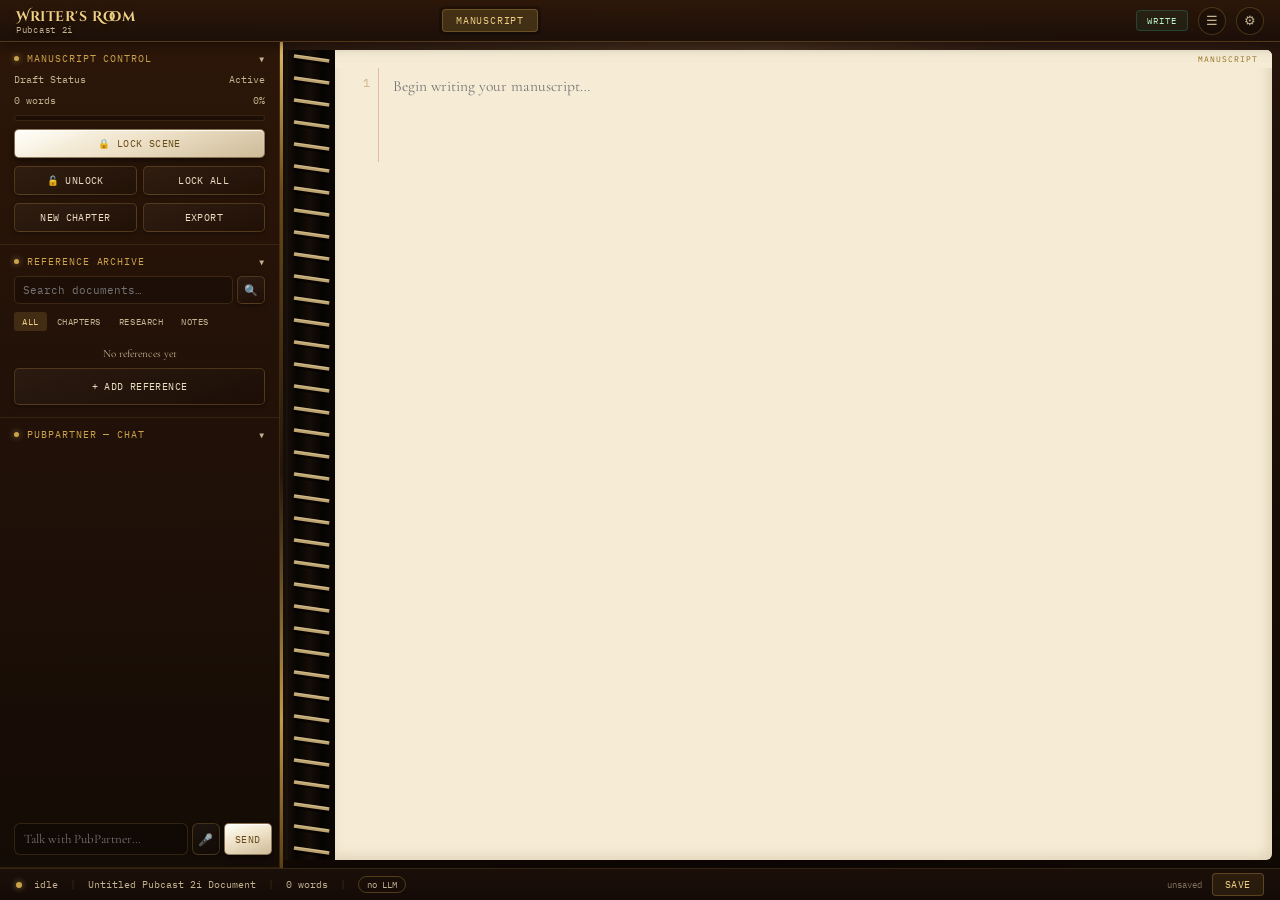
<file: 21 with backend MVP 8-12-26 930.html>
<!DOCTYPE html>
<html lang="en">
<head>
<meta charset="UTF-8">
<meta name="viewport" content="width=device-width, initial-scale=1.0">
<title>Pubcast 2i — Writer's Room</title>
<style>
@import url('https://fonts.googleapis.com/css2?family=Kalam:wght@400;700&family=Cormorant+Garamond:ital,wght@0,400;0,600;1,400&family=IBM+Plex+Mono:wght@400;500&family=Cinzel+Decorative:wght@400;700&display=swap');

/* ═══════════════════════════════════════════════════════════════
   DESIGN TOKENS
   ═══════════════════════════════════════════════════════════════ */
:root {
  --ivory:#f9f4e6; --ivory-deep:#efe4cc; --ivory-glow:#fffbf0;
  --gold:#cda349; --gold-bright:#eecf83; --gold-deep:#93701f;
  --gold-glow:rgba(238,207,131,0.45); --gold-dim:rgba(205,163,73,0.18);
  --ink:#231f18; --pencil:#4a4032; --pencil-soft:#7c7160;
  --mahogany:#3a2013; --mahogany-deep:#1b0f09;
  --leather:#2c1608; --leather-seam:rgba(0,0,0,0.28);
  --velvet:#2e6b52; --velvet-glow:rgba(46,107,82,0.38);
  --parchment:#ecdfc3; --parchment-soft:#c3b391;
  --danger:#a24a3a; --danger-glow:rgba(162,74,58,0.3);
  --paper:#f6ecd5; --paper-aged:#f1e4c8; --paper-line:rgba(160,140,110,0.22);
  --margin-red:rgba(180,60,50,0.28);
  --glass-border:rgba(205,163,73,0.32);
  --frame-shadow:0 22px 46px -20px rgba(0,0,0,.85),
    inset 0 2px 0 rgba(255,225,150,.18),
    inset 0 -4px 8px rgba(0,0,0,.72);
}
*, *::before, *::after { box-sizing:border-box; }
html, body {
  height:100%; margin:0; overflow:hidden;
  font-family:'Cormorant Garamond',serif;
  color:var(--parchment);
  background:
    radial-gradient(ellipse 55% 32% at 50% 0%, rgba(238,207,131,0.10), transparent 62%),
    radial-gradient(ellipse 45% 30% at 12% 105%, rgba(46,107,82,0.07), transparent 60%),
    linear-gradient(165deg, #2c190f 0%, #1d1009 55%, #130a05 100%);
}

/* ═══════════════════════════════════════════════════════════════
   LAYOUT SHELL
   ═══════════════════════════════════════════════════════════════ */
.app-shell {
  display:grid;
  grid-template-rows: 42px 1fr 32px;
  height:100vh;
}

/* --- TOP BAR --- */
.top-bar {
  display:flex; align-items:center; gap:12px;
  padding:0 16px;
  background:linear-gradient(180deg, rgba(44,22,8,0.95), rgba(27,15,9,0.98));
  border-bottom:1px solid rgba(205,163,73,0.25);
  box-shadow:0 2px 12px rgba(0,0,0,0.5);
  z-index:20;
}
.top-logo {
  font-family:'Cinzel Decorative',serif;
  font-size:14px; font-weight:700;
  color:var(--gold-bright);
  text-shadow:0 1px 3px rgba(0,0,0,0.6), 0 0 12px rgba(238,207,131,0.15);
  white-space:nowrap;
  letter-spacing:0.04em;
}
.top-logo small {
  font-family:'IBM Plex Mono',monospace;
  font-size:9px; font-weight:400;
  color:var(--parchment-soft);
  display:block; margin-top:-2px;
  letter-spacing:0.08em;
}
.top-tabs {
  display:flex; gap:2px;
  margin:0 auto;
  background:rgba(0,0,0,0.25);
  border-radius:6px; padding:3px;
}
.top-tab {
  font-family:'IBM Plex Mono',monospace;
  font-size:10px; letter-spacing:0.08em; text-transform:uppercase;
  padding:5px 14px; border-radius:4px;
  border:none; cursor:pointer;
  color:var(--parchment-soft);
  background:transparent;
  transition:all 0.15s ease;
  box-shadow:none;
}
.top-tab:hover { color:var(--parchment); background:rgba(205,163,73,0.12); }
.top-tab.active {
  color:var(--gold-bright);
  background:rgba(205,163,73,0.22);
  box-shadow:inset 0 0 0 1px rgba(205,163,73,0.3);
}
.top-right {
  display:flex; align-items:center; gap:10px;
  margin-left:auto;
}
.mode-badge {
  font-family:'IBM Plex Mono',monospace;
  font-size:9px; letter-spacing:0.1em; text-transform:uppercase;
  padding:4px 10px; border-radius:4px;
  border:1px solid var(--glass-border);
  cursor:pointer;
  transition:all 0.15s ease;
}
.mode-badge.write {
  color:#bff2c8; border-color:rgba(46,107,82,0.5);
  background:rgba(46,107,82,0.15);
}
.mode-badge.collab {
  color:var(--gold-bright); border-color:var(--glass-border);
  background:rgba(205,163,73,0.12);
}
.top-icon-btn {
  width:28px; height:28px; border-radius:50%;
  border:1px solid rgba(205,163,73,0.25);
  background:rgba(0,0,0,0.2);
  color:var(--parchment-soft);
  font-size:13px; cursor:pointer;
  display:flex; align-items:center; justify-content:center;
  transition:all 0.15s ease;
  padding:0;
  box-shadow:none;
}
.top-icon-btn:hover { border-color:var(--gold); color:var(--gold-bright); background:rgba(205,163,73,0.12); }

/* --- MAIN AREA --- */
.main-area {
  display:grid;
  grid-template-columns: 280px 1fr;
  min-height:0; overflow:hidden;
  gap:0;
}
.main-area.sidebar-hidden { grid-template-columns: 0px 1fr; }
.main-area.sidebar-hidden .sidebar { display:none; }

/* --- LEFT SIDEBAR --- */
.sidebar {
  display:flex; flex-direction:column;
  background:linear-gradient(180deg, rgba(44,22,8,0.92), rgba(20,11,6,0.96));
  border-right:1px solid rgba(205,163,73,0.18);
  overflow:hidden; min-height:0;
}
.sidebar-section {
  display:flex; flex-direction:column;
  border-bottom:1px solid rgba(205,163,73,0.12);
  min-height:0;
}
.sidebar-section.collapsed > :not(.section-header) { display:none; }
.section-header {
  font-family:'IBM Plex Mono',monospace;
  font-size:9.5px; letter-spacing:0.1em; text-transform:uppercase;
  color:var(--gold);
  padding:10px 14px 8px;
  display:flex; align-items:center; gap:8px;
  cursor:pointer;
  user-select:none;
  border:none; background:none; width:100%; text-align:left;
  box-shadow:none;
}
.section-header::before {
  content:''; width:5px; height:5px; border-radius:50%;
  background:var(--gold);
  box-shadow:0 0 6px rgba(238,207,131,0.6);
  flex-shrink:0;
}
.section-header .collapse-arrow {
  margin-left:auto; font-size:8px; color:var(--parchment-soft);
  transition:transform 0.2s ease;
}
.sidebar-section.collapsed .collapse-arrow { transform:rotate(-90deg); }
.section-body { padding:0 14px 12px; display:flex; flex-direction:column; gap:8px; }

/* Manuscript control */
.mc-row {
  display:flex; justify-content:space-between; align-items:center;
  font-family:'IBM Plex Mono',monospace; font-size:10px;
  color:var(--parchment-soft);
}
.mc-progress {
  width:100%; height:6px; border-radius:3px;
  background:rgba(0,0,0,0.3);
  border:1px solid rgba(205,163,73,0.15);
  overflow:hidden;
}
.mc-progress-fill {
  height:100%; border-radius:2px;
  background:linear-gradient(90deg, var(--gold-deep), var(--gold-bright));
  transition:width 0.3s ease;
}
.mc-btn-row { display:flex; gap:6px; }
.mc-btn {
  flex:1; font-family:'IBM Plex Mono',monospace;
  font-size:9.5px; letter-spacing:0.04em;
  padding:7px 8px; border-radius:5px;
  cursor:pointer;
  border:1px solid rgba(205,163,73,0.25);
  background:linear-gradient(160deg, rgba(255,255,255,0.04), rgba(0,0,0,0.15));
  color:var(--parchment);
  box-shadow:0 2px 4px rgba(0,0,0,0.3);
  transition:all 0.12s ease;
  text-transform:uppercase;
}
.mc-btn:hover:not(:disabled) {
  border-color:var(--gold);
  background:rgba(205,163,73,0.12);
  box-shadow:0 2px 8px rgba(0,0,0,0.4), 0 0 8px rgba(238,207,131,0.12);
}
.mc-btn:disabled { opacity:0.35; cursor:default; }
.mc-btn.primary {
  background:linear-gradient(155deg, rgba(255,255,255,0.5), transparent 28%),
    linear-gradient(160deg, #fffdf3, #eee1c8 48%, #cdbb98);
  color:#684b18;
  border-color:rgba(100,70,35,0.7);
  box-shadow:0 3px 6px rgba(0,0,0,0.5), inset 0 1px 1px rgba(255,255,255,0.9);
}
.mc-btn.primary:hover:not(:disabled) {
  filter:brightness(1.08);
  box-shadow:0 4px 10px rgba(0,0,0,0.5), 0 0 12px rgba(238,207,131,0.2);
}
.mc-btn.danger { border-color:var(--danger); color:#f2c0bf; }

/* Reference archive */
.ref-search {
  display:flex; gap:4px;
}
.ref-search input {
  flex:1; padding:6px 8px; border-radius:5px;
  border:1px solid rgba(205,163,73,0.18);
  background:rgba(0,0,0,0.2);
  color:var(--parchment);
  font-family:'IBM Plex Mono',monospace; font-size:11px;
  outline:none;
}
.ref-search input:focus { border-color:var(--gold); }
.ref-search button {
  width:30px; flex:0 0 30px; padding:0; font-size:12px;
  border-radius:5px;
}
.ref-tabs {
  display:flex; gap:2px;
}
.ref-tab {
  font-family:'IBM Plex Mono',monospace;
  font-size:9px; letter-spacing:0.06em; text-transform:uppercase;
  padding:4px 8px; border-radius:3px;
  border:none; cursor:pointer;
  color:var(--parchment-soft); background:transparent;
  box-shadow:none;
}
.ref-tab:hover { color:var(--parchment); }
.ref-tab.active { color:var(--gold-bright); background:rgba(205,163,73,0.18); }
.ref-list-container {
  flex:1; overflow-y:auto; min-height:0;
  display:flex; flex-direction:column; gap:4px;
}
.ref-item {
  display:flex; align-items:flex-start; gap:8px;
  padding:8px; border-radius:5px;
  background:rgba(0,0,0,0.12);
  border:1px solid transparent;
  cursor:pointer;
  transition:all 0.12s ease;
}
.ref-item:hover {
  border-color:rgba(205,163,73,0.3);
  background:rgba(205,163,73,0.06);
}
.ref-icon {
  width:24px; height:24px; border-radius:4px;
  background:rgba(205,163,73,0.12);
  display:flex; align-items:center; justify-content:center;
  font-size:11px; flex-shrink:0;
  color:var(--gold);
  margin-top:2px;
}
.ref-meta {
  flex:1; min-width:0;
}
.ref-meta .ref-name {
  font-family:'Cormorant Garamond',serif;
  font-size:13px; color:var(--parchment);
  white-space:nowrap; overflow:hidden; text-overflow:ellipsis;
}
.ref-meta .ref-type {
  font-family:'IBM Plex Mono',monospace;
  font-size:9px; color:var(--parchment-soft);
}
.ref-meta .ref-date {
  font-family:'IBM Plex Mono',monospace;
  font-size:8.5px; color:var(--parchment-soft);
  opacity:0.7;
}
.ref-actions { display:flex; gap:4px; flex-shrink:0; margin-top:2px; }
.ref-action-btn {
  width:22px; height:22px; border-radius:3px;
  border:1px solid rgba(205,163,73,0.15);
  background:transparent; color:var(--parchment-soft);
  font-size:10px; cursor:pointer;
  display:flex; align-items:center; justify-content:center;
  padding:0; box-shadow:none;
}
.ref-action-btn:hover { border-color:var(--gold); color:var(--gold-bright); }

/* Chat pane */
.chat-section { flex:1; min-height:0; }
.chat-section .section-body { flex:1; min-height:0; display:flex; flex-direction:column; }
.chat-log {
  flex:1; overflow-y:auto; min-height:0;
  display:flex; flex-direction:column; gap:6px;
  padding-right:4px;
}
.chat-msg {
  font-size:13px; line-height:1.45;
  padding:7px 10px; border-radius:8px;
  max-width:92%;
}
.chat-msg.pp {
  background:rgba(0,0,0,0.22); border:1px solid rgba(0,0,0,0.15);
  align-self:flex-start; color:var(--parchment);
}
.chat-msg.you {
  background:rgba(46,107,82,0.2); border:1px solid var(--velvet-glow);
  align-self:flex-end; color:var(--parchment);
}
.chat-msg .who {
  font-family:'IBM Plex Mono',monospace;
  font-size:8.5px; text-transform:uppercase; letter-spacing:0.06em;
  color:var(--parchment-soft); display:block; margin-bottom:2px;
}
.chat-msg.thinking { opacity:0.5; font-style:italic; }
.continuity-flag { border-left:3px solid var(--velvet-glow, #b08d57); }
.continuity-flag-actions { display:flex; gap:6px; margin-top:6px; flex-wrap:wrap; }
.continuity-flag-actions button {
  font-size:11px; padding:3px 8px; border-radius:5px; cursor:pointer;
  background:rgba(255,255,255,0.08); border:1px solid rgba(255,255,255,0.2);
  color:inherit; font-family:inherit;
}
.continuity-flag-actions button:hover { background:rgba(255,255,255,0.18); }
.chat-msg.flag-dismissed, .chat-msg.flag-deferred, .chat-msg.flag-jumped { opacity:0.6; }
.chat-input-row {
  display:flex; gap:4px; margin-top:6px; flex-shrink:0;
}
.chat-input-row input {
  flex:1; font-family:'Cormorant Garamond',serif;
  font-size:13px; padding:7px 9px;
  color:var(--parchment);
  border:1px solid rgba(205,163,73,0.18);
  border-radius:6px; background:rgba(0,0,0,0.2);
  outline:none;
}
.chat-input-row input:focus { border-color:var(--gold); }
.chat-mic-btn {
  width:28px; flex:0 0 28px; padding:0; font-size:12px;
  border-radius:6px;
}
.chat-mic-btn.listening {
  background:linear-gradient(160deg,#c94747,#8a2c2c) !important;
  color:#fff !important;
  animation:micPulse 1s ease-in-out infinite;
}
@keyframes micPulse { 0%,100%{box-shadow:0 0 0 0 rgba(201,71,71,.5)} 50%{box-shadow:0 0 0 5px rgba(201,71,71,0)} }

/* ═══════════════════════════════════════════════════════════════
   NOTEBOOK
   ═══════════════════════════════════════════════════════════════ */
.notebook-frame {
  position:relative;
  display:flex;
  min-height:0; overflow:hidden;
  background:
    radial-gradient(ellipse at 50% 4%, rgba(255,220,145,0.10), transparent 34%),
    radial-gradient(ellipse at 50% 100%, rgba(0,0,0,0.3), transparent 48%),
    linear-gradient(180deg, #2a160d, #160b06 82%);
  border-left:3px solid transparent;
  border-image:linear-gradient(180deg, #e4bd68, #6d4a16 18%, #261609 52%, #c49a48 82%, #5b3d12) 1;
  box-shadow:inset 0 18px 35px rgba(255,215,135,.03), inset 0 -30px 45px rgba(0,0,0,.4);
}
#lanternCanvas {
  position:absolute; inset:0; width:100%; height:100%;
  pointer-events:none; z-index:0;
}

.notebook-inner {
  position:relative; z-index:1;
  display:flex; flex:1; min-height:0; min-width:0;
  margin:8px 8px 8px 0;
}

/* Spiral spine */
.spiral-spine {
  flex:0 0 52px;
  position:relative;
  background:linear-gradient(90deg, #090604, #21150d 12%, #0d0805 27%, #24170e 52%, #090604 76%, #1b1009);
  box-shadow:inset -8px 0 10px -8px rgba(0,0,0,.9), inset 6px 0 8px -8px rgba(238,207,131,.15);
  overflow:hidden;
}
.spiral-spine canvas { width:100%; height:100%; display:block; }

/* Page sheets */
.page-sheets {
  flex:1; min-width:0; min-height:0;
  display:flex; flex-direction:column;
  overflow:hidden;
  border-radius:0 6px 6px 0;
  box-shadow:inset -10px 0 16px -14px rgba(0,0,0,.6), inset 0 2px 0 rgba(255,255,255,.6);
  position:relative;
}

/* Manuscript zone (locked/committed text) */
.manuscript-zone {
  background:var(--paper);
  flex:0 0 auto; max-height:45vh;
  overflow-y:auto;
  position:relative;
  padding:0;
  box-shadow:inset 0 1px 0 rgba(255,255,255,.9),
    inset -6px 0 12px rgba(120,84,30,.10),
    inset 0 -6px 12px rgba(90,60,20,.07);
}
.manuscript-zone .zone-label {
  position:sticky; top:0; right:0; z-index:5;
  font-family:'IBM Plex Mono',monospace; font-size:8px;
  letter-spacing:0.12em; color:var(--gold-deep); text-transform:uppercase;
  padding:4px 14px;
  background:linear-gradient(180deg, var(--paper), rgba(246,236,213,0.9));
  text-align:right;
}

/* Solo mode */
.page-sheets.solo-mode .manuscript-zone { flex:1; max-height:none; }
.page-sheets.solo-mode .tortoise-seam { display:none; }
.page-sheets.solo-mode .draft-zone { display:none; }
.page-sheets.solo-mode .solo-editor { display:flex; }
.page-sheets.solo-mode .manuscript-lines { display:none; }

.solo-editor {
  display:none; flex:1; flex-direction:row;
  min-height:0;
}
.line-numbers {
  flex:0 0 44px;
  padding:6px 0;
  text-align:right;
  font-family:'IBM Plex Mono',monospace;
  font-size:12px; line-height:1.55;
  color:rgba(147,112,31,0.4);
  user-select:none;
  overflow-y:auto; overflow-x:hidden;
  scrollbar-width:none;
  border-right:1px solid var(--margin-red);
  padding-right:8px;
}
.line-numbers::-webkit-scrollbar { display:none; }
.solo-textarea {
  flex:1; resize:none; border:none; outline:none;
  font-family:'Cormorant Garamond',serif;
  font-size:15.5px; line-height:1.55;
  color:var(--ink);
  background:transparent;
  padding:6px 24px 40px 14px;
  overflow-y:auto;
}

/* Manuscript lines (co-writing committed) */
.manuscript-lines {
  padding:4px 0;
}
.m-line {
  font-family:'Cormorant Garamond',serif;
  font-size:15px; line-height:1.5;
  color:var(--ink);
  padding:1px 24px 1px 58px;
  cursor:pointer;
  position:relative;
  transition:background 0.1s ease;
  display:flex; align-items:baseline;
}
.m-line:hover { background:rgba(147,112,31,0.06); }
.m-line.selected { background:rgba(205,163,73,0.18); box-shadow:inset 3px 0 0 var(--gold); }
.m-line.locked::after {
  content:'🔒'; position:absolute; right:8px; top:50%; transform:translateY(-50%);
  font-size:10px; opacity:0.4;
}
.m-line .line-num {
  position:absolute; left:8px;
  font-family:'IBM Plex Mono',monospace; font-size:11px;
  color:rgba(147,112,31,0.35);
  width:36px; text-align:right;
  user-select:none;
}
.m-line-edit textarea {
  width:100%; font-family:'Cormorant Garamond',serif;
  font-size:15px; line-height:1.5; color:var(--ink);
  background:rgba(255,255,255,0.5);
  border:1px solid var(--gold-deep); border-radius:4px;
  padding:3px 6px; resize:vertical; outline:none;
}
.chapter-heading {
  font-family:'Cinzel Decorative',serif;
  font-size:20px; text-align:center;
  color:var(--ink); padding:18px 24px 6px;
  letter-spacing:0.04em;
}
.chapter-subtitle {
  font-family:'Cormorant Garamond',serif;
  font-style:italic; font-size:16px;
  text-align:center; color:var(--pencil);
  padding:0 24px 12px;
}
.chapter-divider {
  text-align:center; padding:2px 0 10px;
  color:var(--gold-deep); font-size:14px;
  letter-spacing:0.3em;
  opacity:0.5;
}

/* Tortoise seam divider */
.tortoise-seam {
  height:8px; flex-shrink:0;
  background:linear-gradient(90deg, #8a5a22, #c49a48, #8a5a22);
  box-shadow:
    inset 0 2px 2px rgba(255,255,255,0.4),
    inset 0 -2px 3px rgba(0,0,0,0.5),
    0 1px 2px rgba(0,0,0,0.5);
}

/* Draft zone (co-writing buffer) */
.draft-zone {
  background:var(--paper-aged);
  flex:1; min-height:0; overflow-y:auto;
  position:relative;
  padding:0;
  box-shadow:inset 0 1px 0 rgba(255,255,255,.8),
    inset -6px 0 12px rgba(120,84,30,.10);
  scroll-behavior:smooth;
}
.reading-line {
  font-family:'Kalam',cursive;
  font-size:16px; line-height:1.45;
  color:var(--pencil);
  padding:6px 24px 6px 58px;
  background:rgba(205,163,73,0.12);
  border-left:3px solid var(--gold);
  margin:0 0 4px;
  position:relative;
}
.reading-line.reaction { border-left-color:var(--velvet); background:rgba(46,107,82,0.08); }
.draft-area {
  display:block; width:100%; min-height:100px;
  resize:none; border:none; outline:none; overflow-y:auto;
  font-family:'Kalam',cursive;
  font-size:16px; line-height:1.5;
  color:var(--pencil);
  background:transparent;
  padding:4px 24px 30px 58px;
  text-shadow:0 .25px 0 rgba(0,0,0,.18);
}

/* ═══════════════════════════════════════════════════════════════
   BOTTOM STATUS BAR
   ═══════════════════════════════════════════════════════════════ */
.status-bar {
  display:flex; align-items:center; gap:12px;
  padding:0 16px;
  background:linear-gradient(180deg, rgba(27,15,9,0.96), rgba(20,11,6,0.98));
  border-top:1px solid rgba(205,163,73,0.18);
  font-family:'IBM Plex Mono',monospace; font-size:10px;
  color:var(--parchment-soft);
  z-index:20;
}
.status-dot {
  width:6px; height:6px; border-radius:50%;
  background:var(--parchment-soft);
}
.status-dot.playing { background:var(--velvet); box-shadow:0 0 6px rgba(46,107,82,0.8); }
.status-dot.paused { background:var(--gold); box-shadow:0 0 6px rgba(238,207,131,0.6); }
.status-sep { color:rgba(205,163,73,0.25); }
.llm-pill {
  padding:2px 8px; border-radius:999px;
  border:1px solid var(--glass-border);
  cursor:pointer; font-size:9px;
  transition:all 0.12s ease;
}
.llm-pill.ok { color:#bff2c8; border-color:#4c9a63; }
.llm-pill.err { color:#f2c0bf; border-color:#9a4c4c; }
.status-right {
  margin-left:auto;
  display:flex; align-items:center; gap:10px;
}
.playback-controls {
  display:flex; align-items:center; gap:4px;
}
.pb-btn {
  width:24px; height:24px; border-radius:4px;
  border:1px solid rgba(205,163,73,0.2);
  background:transparent; color:var(--parchment-soft);
  font-size:10px; cursor:pointer;
  display:flex; align-items:center; justify-content:center;
  padding:0; box-shadow:none;
  transition:all 0.12s ease;
}
.pb-btn:hover { border-color:var(--gold); color:var(--gold-bright); }
.pb-btn.active { background:rgba(46,107,82,0.2); border-color:var(--velvet); color:#bff2c8; }
.speed-slider {
  width:50px; height:3px;
  accent-color:var(--gold);
}
.save-btn {
  font-family:'IBM Plex Mono',monospace;
  font-size:9.5px; letter-spacing:0.06em; text-transform:uppercase;
  padding:4px 12px; border-radius:4px;
  border:1px solid rgba(205,163,73,0.3);
  background:rgba(205,163,73,0.1);
  color:var(--gold-bright);
  cursor:pointer;
  box-shadow:none;
  transition:all 0.12s ease;
}
.save-btn:hover { background:rgba(205,163,73,0.2); border-color:var(--gold); }

/* ═══════════════════════════════════════════════════════════════
   MODALS
   ═══════════════════════════════════════════════════════════════ */
.modal-backdrop {
  position:fixed; inset:0;
  background:rgba(10,6,3,0.65);
  z-index:100;
  display:none; align-items:center; justify-content:center;
}
.modal-backdrop.open { display:flex; }
.modal {
  width:min(460px, 92vw); max-height:86vh; overflow:auto;
  padding:18px; border-radius:10px;
  background:linear-gradient(160deg, #432516, #1c0e08 88%);
  border:1px solid rgba(205,163,73,0.35);
  box-shadow:0 24px 48px -18px rgba(0,0,0,.9);
  color:var(--parchment);
}
.modal-title {
  font-family:'IBM Plex Mono',monospace; font-size:10px;
  letter-spacing:0.1em; text-transform:uppercase;
  color:var(--gold); margin-bottom:12px;
  display:flex; align-items:center; gap:6px;
}
.modal-title::before {
  content:''; width:5px; height:5px; border-radius:50%;
  background:var(--gold); box-shadow:0 0 6px rgba(238,207,131,0.6);
}
.modal-body { display:flex; flex-direction:column; gap:6px; }
.modal-body label {
  font-family:'IBM Plex Mono',monospace; font-size:10px;
  color:var(--parchment-soft); margin-top:6px;
}
.modal-body select, .modal-body input[type=text], .modal-body input[type=password], .modal-body input[type=number] {
  width:100%; padding:7px 9px; border-radius:5px;
  border:1px solid var(--glass-border);
  background:rgba(0,0,0,0.25); color:var(--parchment);
  font-family:'IBM Plex Mono',monospace; font-size:11px;
  outline:none;
}
.modal-body select:focus, .modal-body input:focus { border-color:var(--gold); }
.modal-actions { display:flex; justify-content:flex-end; gap:8px; margin-top:14px; }
.modal-actions button { font-size:11px; padding:6px 14px; }
.test-result {
  margin-top:8px; font-family:'IBM Plex Mono',monospace;
  font-size:11px; min-height:14px;
}
.test-result.ok { color:#bff2c8; }
.test-result.err { color:#f2c0bf; }
.llm-fields { display:none; flex-direction:column; gap:4px; }
.llm-fields.active { display:flex; }

/* Context menu */
.context-menu {
  position:fixed; z-index:200;
  padding:5px; border-radius:8px;
  background:linear-gradient(160deg,#432516,#1c0e08 88%);
  border:1px solid rgba(205,163,73,0.35);
  box-shadow:0 10px 24px -6px rgba(0,0,0,0.7);
  display:none;
  min-width:160px;
}
.context-menu.open { display:block; }
.ctx-btn {
  display:block; width:100%; text-align:left;
  font-family:'IBM Plex Mono',monospace;
  font-size:11px; padding:7px 12px;
  background:transparent; border:none; color:var(--parchment);
  cursor:pointer; border-radius:4px;
  box-shadow:none;
}
.ctx-btn:hover { background:rgba(205,163,73,0.15); }
.ctx-sep { height:1px; background:rgba(205,163,73,0.12); margin:3px 8px; }

/* Ref viewer overlay */
.ref-viewer {
  position:absolute; inset:0; z-index:10;
  background:var(--paper);
  display:none; flex-direction:column;
}
.ref-viewer.open { display:flex; }
.ref-viewer-header {
  display:flex; align-items:center; gap:8px;
  padding:8px 14px;
  border-bottom:1px solid rgba(147,112,31,0.15);
  background:linear-gradient(180deg, var(--paper), var(--paper-aged));
}
.ref-viewer-header .ref-back-btn {
  font-size:11px; padding:4px 10px; border-radius:4px;
  border:1px solid rgba(147,112,31,0.3);
  background:transparent; color:var(--pencil);
  cursor:pointer; box-shadow:none;
}
.ref-viewer-header .ref-title {
  font-family:'IBM Plex Mono',monospace; font-size:10px;
  color:var(--pencil-soft);
}
.ref-viewer-body {
  flex:1; overflow-y:auto; padding:12px 24px;
  font-family:'Cormorant Garamond',serif;
  font-size:15px; line-height:1.6;
  color:var(--ink);
  white-space:pre-wrap;
}

/* Hamburger menu */
.hamburger-menu {
  position:fixed; top:46px; right:12px; z-index:90;
  min-width:220px; padding:6px;
  background:linear-gradient(160deg,#432516,#1c0e08 88%);
  border:1px solid rgba(205,163,73,0.35);
  border-radius:8px;
  box-shadow:0 16px 32px -12px rgba(0,0,0,.9);
  display:none;
}
.hamburger-menu.open { display:block; }
.hm-btn {
  display:flex; align-items:center; gap:8px; width:100%;
  text-align:left; padding:7px 12px; border-radius:5px;
  font-family:'IBM Plex Mono',monospace; font-size:11px;
  background:transparent; border:none; color:var(--parchment);
  cursor:pointer; box-shadow:none;
}
.hm-btn:hover { background:rgba(205,163,73,0.12); }
.hm-btn .hm-icon { width:18px; text-align:center; font-size:12px; }
.hm-sep { height:1px; background:rgba(205,163,73,0.12); margin:4px 12px; }
.hm-toggle::after {
  content:'Off'; margin-left:auto;
  font-size:8.5px; padding:2px 6px; border-radius:999px;
  background:rgba(255,255,255,0.06); color:var(--parchment-soft);
}
.hm-toggle.on::after {
  content:'On'; background:rgba(205,163,73,0.25); color:var(--gold-bright);
}

/* Scrollbar */
::-webkit-scrollbar { width:7px; height:7px; }
::-webkit-scrollbar-track { background:rgba(0,0,0,.12); }
::-webkit-scrollbar-thumb {
  background:linear-gradient(180deg,#5a3d15,#cda349,#6b4a18);
  border-radius:8px; border:1.5px solid transparent; background-clip:padding-box;
}

/* Utilities */
.hidden { display:none !important; }
</style>
</head>
<body>
<!-- ═══════════════════════════════════════════════════════════════
     APP SHELL
     ═══════════════════════════════════════════════════════════════ -->
<div class="app-shell">
  <!-- TOP BAR -->
  <div class="top-bar">
    <div class="top-logo">Writer's Room<small>Pubcast 2i</small></div>
    <div class="top-tabs">
      <button class="top-tab active" data-tab="manuscript">Manuscript</button>
    </div>
    <div class="top-right">
      <button class="mode-badge write" id="modeBadge" title="Toggle between Write (solo) and Collab (co-writing) mode">Write</button>
      <button class="top-icon-btn" id="sidebarToggle" title="Toggle sidebar">☰</button>
      <button class="top-icon-btn" id="menuToggle" title="Menu">⚙</button>
    </div>
  </div>

  <!-- MAIN AREA -->
  <div class="main-area" id="mainArea">
    <!-- SIDEBAR -->
    <div class="sidebar" id="sidebar">
      <!-- Manuscript Control -->
      <div class="sidebar-section" id="mcSection">
        <button class="section-header" onclick="toggleSection('mcSection')">
          Manuscript Control <span class="collapse-arrow">▼</span>
        </button>
        <div class="section-body">
          <div class="mc-row"><span>Draft Status</span><span id="mcDraftStatus">Active</span></div>
          <div class="mc-row"><span id="mcWordProgress">0 / — words</span><span id="mcPercent"></span></div>
          <div class="mc-progress"><div class="mc-progress-fill" id="mcProgressFill" style="width:0"></div></div>
          <div class="mc-btn-row">
            <button class="mc-btn primary" id="lockSceneBtn">🔒 Lock scene</button>
          </div>
          <div class="mc-btn-row">
            <button class="mc-btn" id="unlockBtn">🔓 Unlock</button>
            <button class="mc-btn" id="lockAllBtn">Lock all</button>
          </div>
          <div class="mc-btn-row">
            <button class="mc-btn" id="newChapterBtn">New chapter</button>
            <button class="mc-btn" id="exportBtn">Export</button>
          </div>
          <div class="mc-btn-row" id="collabOnlyControls">
            <button class="mc-btn primary" id="approveBtn">✓ Commit draft</button>
            <button class="mc-btn" id="genBtn">⚡ Generate</button>
          </div>
        </div>
      </div>

      <!-- Reference Archive -->
      <div class="sidebar-section" id="refSection">
        <button class="section-header" onclick="toggleSection('refSection')">
          Reference Archive <span class="collapse-arrow">▼</span>
        </button>
        <div class="section-body" style="flex:1; min-height:0;">
          <div class="ref-search">
            <input type="text" id="refSearchInput" placeholder="Search documents…" />
            <button class="mc-btn" style="flex:0 0 28px; padding:0; font-size:11px;" onclick="filterRefs()">🔍</button>
          </div>
          <div class="ref-tabs">
            <button class="ref-tab active" data-filter="all" onclick="setRefFilter(this,'all')">All</button>
            <button class="ref-tab" data-filter="chapter" onclick="setRefFilter(this,'chapter')">Chapters</button>
            <button class="ref-tab" data-filter="research" onclick="setRefFilter(this,'research')">Research</button>
            <button class="ref-tab" data-filter="notes" onclick="setRefFilter(this,'notes')">Notes</button>
          </div>
          <div class="ref-list-container" id="refListContainer"></div>
          <button class="mc-btn" id="addRefBtn" style="flex-shrink:0;">+ Add reference</button>
        </div>
      </div>

      <!-- Chat -->
      <div class="sidebar-section chat-section" id="chatSection">
        <button class="section-header" onclick="toggleSection('chatSection')">
          PubPartner — Chat <span class="collapse-arrow">▼</span>
        </button>
        <div class="section-body">
          <div class="chat-log" id="chatLog"></div>
          <div class="chat-input-row">
            <input id="chatInput" type="text" placeholder="Talk with PubPartner…" />
            <button class="mc-btn chat-mic-btn" id="chatMicBtn" title="Dictate">🎤</button>
            <button class="mc-btn primary" id="chatSendBtn" style="flex:0 0 auto; padding:5px 10px;">Send</button>
          </div>
        </div>
      </div>
    </div>

    <!-- NOTEBOOK -->
    <div class="notebook-frame" id="notebookFrame">
      <canvas id="lanternCanvas"></canvas>
      <div class="notebook-inner">
        <div class="spiral-spine"><canvas id="spineCanvas"></canvas></div>
        <div class="page-sheets" id="pageSheets">
          <!-- Reference viewer overlay -->
          <div class="ref-viewer" id="refViewer">
            <div class="ref-viewer-header">
              <button class="ref-back-btn" onclick="closeRefViewer()">← Back</button>
              <span class="ref-title" id="refViewerTitle"></span>
            </div>
            <div class="ref-viewer-body" id="refViewerBody"></div>
          </div>

          <!-- Manuscript zone (committed text / solo editor) -->
          <div class="manuscript-zone" id="manuscriptZone">
            <div class="zone-label" id="zoneLabel">Manuscript</div>
            <div class="manuscript-lines" id="manuscriptLines"></div>
            <div class="solo-editor" id="soloEditor">
              <div class="line-numbers" id="lineNumbers"></div>
              <textarea class="solo-textarea" id="soloTextarea" placeholder="Begin writing your manuscript…" spellcheck="true"></textarea>
            </div>
          </div>

          <!-- Seam -->
          <div class="tortoise-seam" id="tortoiseSeam"></div>

          <!-- Draft zone (buffer in co-writing) -->
          <div class="draft-zone" id="draftZone">
            <div id="readingIndicator"></div>
            <textarea class="draft-area" id="draftArea" placeholder="Keep writing…" spellcheck="true"></textarea>
          </div>
        </div>
      </div>
    </div>
  </div>

  <!-- STATUS BAR -->
  <div class="status-bar">
    <span class="status-dot" id="statusDot"></span>
    <span id="statusText">idle</span>
    <span class="status-sep">|</span>
    <span id="docTitleDisplay" style="cursor:pointer;" title="Click to rename"></span>
    <span class="status-sep">|</span>
    <span id="wordCount">0 words</span>
    <span class="status-sep">|</span>
    <span id="llmPill" class="llm-pill" title="Click to configure LLM">no LLM</span>
    <div class="status-right">
      <div class="playback-controls" id="playbackControls">
        <button class="pb-btn" id="stopBtn" title="Stop">■</button>
        <button class="pb-btn" id="playBtn" title="Play/Pause">▶</button>
        <button class="pb-btn" id="skipBtn" title="Skip">⏭</button>
        <input type="range" class="speed-slider" id="speedSlider" min="0.5" max="2.5" step="0.25" value="1" title="Read speed" />
      </div>
      <span id="saveIndicator" style="font-size:9px; opacity:0.6;">unsaved</span>
      <button class="save-btn" id="saveBtn">Save</button>
    </div>
  </div>
</div>

<!-- HAMBURGER MENU -->
<div class="hamburger-menu" id="hamburgerMenu">
  <button class="hm-btn" id="hmNewDoc"><span class="hm-icon">📄</span>New document</button>
  <button class="hm-btn" id="hmOpenDoc"><span class="hm-icon">📂</span>Open document…</button>
  <button class="hm-btn" id="hmSaveAs"><span class="hm-icon">💾</span>Save as…</button>
  <button class="hm-btn" id="hmRestoreAutosave"><span class="hm-icon">🔄</span>Restore autosave…</button>
  <div class="hm-sep"></div>
  <button class="hm-btn" id="hmFindReplace"><span class="hm-icon">🔍</span>Find &amp; replace</button>
  <button class="hm-btn" id="hmRenameDoc"><span class="hm-icon">✏️</span>Rename document</button>
  <div class="hm-sep"></div>
  <button class="hm-btn" id="hmLLMSettings"><span class="hm-icon">⚙</span>LLM provider…</button>
  <div class="hm-sep"></div>
  <button class="hm-btn" id="hmKeyboardHelp"><span class="hm-icon">⌨</span>Keyboard shortcuts</button>
</div>

<!-- CONTEXT MENU -->
<div class="context-menu" id="contextMenu">
  <button class="ctx-btn" id="ctxEdit">Edit line</button>
  <button class="ctx-btn" id="ctxInsertAbove">Insert line above</button>
  <button class="ctx-btn" id="ctxInsertBelow">Insert line below</button>
  <div class="ctx-sep"></div>
  <button class="ctx-btn" id="ctxLock">Lock line</button>
  <button class="ctx-btn" id="ctxUnlock">Unlock line</button>
  <button class="ctx-btn" id="ctxDelete">Delete line</button>
</div>

<!-- LLM MODAL -->
<div class="modal-backdrop" id="llmModalBackdrop">
  <div class="modal">
    <div class="modal-title">LLM Provider</div>
    <div class="modal-body">
      <label>Provider</label>
      <select id="llmProvider">
        <option value="claude">Claude (Anthropic API)</option>
        <option value="openai">OpenAI / OpenAI-compatible</option>
        <option value="local">Local (Ollama, LM Studio)</option>
        <option value="pubpartner">PubPartner (local server)</option>
      </select>
      <div id="llmFieldsClaude" class="llm-fields">
        <label>API key</label><input id="llmClaudeKey" type="password" placeholder="sk-ant-…" autocomplete="off" />
        <label>Model</label><input id="llmClaudeModel" type="text" value="claude-sonnet-4-6" />
      </div>
      <div id="llmFieldsOpenai" class="llm-fields">
        <label>API key</label><input id="llmOpenaiKey" type="password" placeholder="sk-…" autocomplete="off" />
        <label>Base URL</label><input id="llmOpenaiEndpoint" type="text" value="https://api.openai.com/v1" />
        <label>Model</label><input id="llmOpenaiModel" type="text" value="gpt-4o-mini" />
      </div>
      <div id="llmFieldsLocal" class="llm-fields">
        <label>Endpoint URL</label><input id="llmLocalEndpoint" type="text" value="http://localhost:11434/v1/chat/completions" />
        <label>Model</label><input id="llmLocalModel" type="text" value="llama3" />
      </div>
      <div id="llmFieldsPubpartner" class="llm-fields">
        <label>PubPartner URL</label><input id="llmPPEndpoint" type="text" value="http://localhost:8000" />
        <label>Auth token (if set)</label><input id="llmPPToken" type="password" autocomplete="off" />
      </div>
    </div>
    <div class="modal-actions">
      <button class="mc-btn" id="llmTestBtn">Test</button>
      <button class="mc-btn" id="llmCancelBtn">Cancel</button>
      <button class="mc-btn primary" id="llmSaveBtn">Save</button>
    </div>
    <div id="llmTestResult" class="test-result"></div>
  </div>
</div>

<!-- FIND & REPLACE MODAL -->
<div class="modal-backdrop" id="frModalBackdrop">
  <div class="modal">
    <div class="modal-title">Find &amp; Replace</div>
    <div class="modal-body">
      <label>Find</label><input id="frFind" type="text" placeholder="text to find…" autocomplete="off" />
      <label>Replace with</label><input id="frReplace" type="text" placeholder="replacement…" autocomplete="off" />
    </div>
    <div class="modal-actions">
      <button class="mc-btn" id="frCloseBtn">Close</button>
      <button class="mc-btn primary" id="frReplaceAllBtn">Replace all</button>
    </div>
    <div id="frResult" class="test-result"></div>
  </div>
</div>

<!-- RENAME MODAL -->
<div class="modal-backdrop" id="renameModalBackdrop">
  <div class="modal">
    <div class="modal-title">Rename Document</div>
    <div class="modal-body">
      <label>Title</label><input id="renameInput" type="text" />
    </div>
    <div class="modal-actions">
      <button class="mc-btn" onclick="closeModal('renameModalBackdrop')">Cancel</button>
      <button class="mc-btn primary" id="renameSaveBtn">Save</button>
    </div>
  </div>
</div>

<!-- KEYBOARD SHORTCUTS MODAL -->
<div class="modal-backdrop" id="kbModalBackdrop">
  <div class="modal">
    <div class="modal-title">Keyboard Shortcuts</div>
    <div class="modal-body" style="font-family:'IBM Plex Mono',monospace; font-size:11px; line-height:2;">
      <span style="color:var(--gold)">Ctrl+S</span> — Save document<br>
      <span style="color:var(--gold)">Ctrl+Z</span> — Undo<br>
      <span style="color:var(--gold)">Ctrl+Y</span> — Redo<br>
      <span style="color:var(--gold)">Ctrl+F</span> — Find &amp; replace<br>
      <span style="color:var(--gold)">Ctrl+E</span> — Export manuscript<br>
      <span style="color:var(--gold)">Ctrl+Enter</span> — Commit draft (collab mode)<br>
      <span style="color:var(--gold)">Ctrl+G</span> — Generate next (collab mode)<br>
      <span style="color:var(--gold)">Space</span> — Play/Pause (when draft area unfocused)<br>
      <span style="color:var(--gold)">Escape</span> — Close menus/modals
    </div>
    <div class="modal-actions">
      <button class="mc-btn primary" onclick="closeModal('kbModalBackdrop')">Got it</button>
    </div>
  </div>
</div>

<!-- AUTOSAVE RESTORE MODAL -->
<div class="modal-backdrop" id="autosaveModalBackdrop">
  <div class="modal">
    <div class="modal-title">Restore Autosave</div>
    <div class="modal-body" id="autosaveList" style="font-family:'IBM Plex Mono',monospace; font-size:11px;">
      Checking for autosaves…
    </div>
    <div class="modal-actions">
      <button class="mc-btn" onclick="closeModal('autosaveModalBackdrop')">Cancel</button>
    </div>
  </div>
</div>

<!-- ADD REFERENCE MODAL -->
<div class="modal-backdrop" id="addRefModalBackdrop">
  <div class="modal">
    <div class="modal-title">Add Reference</div>
    <div class="modal-body">
      <label>Name</label><input id="refNameInput" type="text" placeholder="Character profile, chapter outline…" />
      <label>Type</label>
      <select id="refTypeInput">
        <option value="notes">Notes</option>
        <option value="chapter">Chapter</option>
        <option value="research">Research</option>
        <option value="character">Character</option>
      </select>
      <label>Content</label>
      <textarea id="refContentInput" style="width:100%; min-height:120px; padding:8px; border-radius:5px; border:1px solid var(--glass-border); background:rgba(0,0,0,0.25); color:var(--parchment); font-family:'Cormorant Garamond',serif; font-size:13px; resize:vertical; outline:none;" placeholder="Paste or type reference content…"></textarea>
    </div>
    <div class="modal-actions">
      <button class="mc-btn" onclick="closeModal('addRefModalBackdrop')">Cancel</button>
      <button class="mc-btn primary" id="addRefSaveBtn">Add</button>
    </div>
  </div>
</div>

<script>
/* ═══════════════════════════════════════════════════════════════════
   PUBCAST 2i — WRITER'S ROOM — PRODUCTION BUILD
   ═══════════════════════════════════════════════════════════════════
   Single-file application. Two modes:
     WRITE  — solo word processor for manuscript editing
     COLLAB — co-writing with AI generation + approval flow
   
   All buttons wired. All features functional. No stubs.
   ═══════════════════════════════════════════════════════════════════ */

// ── LLM ENGINE ─────────────────────────────────────────────────────
const LLM_KEY = 'pubcast2i_llm_v2';
function defaultLLM() {
  return {
    provider:'claude',
    claude:  { apiKey:'', model:'claude-sonnet-4-6' },
    openai:  { apiKey:'', endpoint:'https://api.openai.com/v1', model:'gpt-4o-mini' },
    local:   { endpoint:'http://localhost:11434/v1/chat/completions', model:'llama3' },
    pubpartner: { endpoint:'http://localhost:8000', token:'' }
  };
}
function loadLLM() {
  try {
    const raw = localStorage.getItem(LLM_KEY);
    if (!raw) return defaultLLM();
    const p = JSON.parse(raw), d = defaultLLM();
    const m = Object.assign({}, d, p);
    for (const k of ['claude','openai','local','pubpartner']) m[k] = Object.assign({}, d[k], p[k] || {});
    return m;
  } catch { return defaultLLM(); }
}
function saveLLM(cfg) { try { localStorage.setItem(LLM_KEY, JSON.stringify(cfg)); } catch {} }
let llmCfg = loadLLM();
let abortController = null;

const LLM_ADAPTERS = {
  claude: {
    label: 'Claude',
    configured(c) { return !!(c.claude.apiKey?.trim()); },
    async send(msgs, c, signal) {
      const r = await fetch('https://api.anthropic.com/v1/messages', {
        method:'POST', signal,
        headers: {
          'Content-Type':'application/json',
          'x-api-key': c.claude.apiKey.trim(),
          'anthropic-version':'2023-06-01',
          'anthropic-dangerous-direct-browser-access':'true'
        },
        body: JSON.stringify({
          model: (c.claude.model || 'claude-sonnet-4-6').trim(),
          max_tokens: 800,
          messages: msgs
        })
      });
      if (!r.ok) throw new Error(`Claude API ${r.status}: ${(await r.text()).slice(0,200)}`);
      const d = await r.json();
      return (d.content || []).filter(b => b.type === 'text').map(b => b.text).join('\n').trim();
    }
  },
  openai: {
    label: 'OpenAI',
    configured(c) { return !!(c.openai.apiKey?.trim()); },
    async send(msgs, c, signal) {
      const base = (c.openai.endpoint || 'https://api.openai.com/v1').replace(/\/+$/, '');
      const r = await fetch(base + '/chat/completions', {
        method:'POST', signal,
        headers: { 'Content-Type':'application/json', 'Authorization':'Bearer ' + c.openai.apiKey.trim() },
        body: JSON.stringify({ model: (c.openai.model || 'gpt-4o-mini').trim(), messages: msgs })
      });
      if (!r.ok) throw new Error(`OpenAI API ${r.status}`);
      const d = await r.json();
      return d.choices?.[0]?.message?.content?.trim() || '';
    }
  },
  local: {
    label: 'Local LLM',
    configured(c) { return !!(c.local.endpoint?.trim()); },
    async send(msgs, c, signal) {
      const r = await fetch(c.local.endpoint.trim(), {
        method:'POST', signal,
        headers: { 'Content-Type':'application/json' },
        body: JSON.stringify({ model: (c.local.model || 'llama3').trim(), messages: msgs, stream: false })
      });
      if (!r.ok) throw new Error(`Local LLM ${r.status}`);
      const d = await r.json();
      return (d.choices?.[0]?.message?.content || d.message?.content || '').trim();
    }
  },
  pubpartner: {
    label: 'PubPartner',
    configured(c) { return !!(c.pubpartner.endpoint?.trim()); },
    async send(msgs, c, signal) {
      const base = c.pubpartner.endpoint.replace(/\/+$/, '');
      const headers = { 'Content-Type':'application/json' };
      if (c.pubpartner.token?.trim()) headers['Authorization'] = 'Bearer ' + c.pubpartner.token.trim();
      const r = await fetch(base + '/api/pubpartner/turns/live', {
        method:'POST', signal, headers,
        body: JSON.stringify({ messages: msgs })
      });
      if (!r.ok) throw new Error(`PubPartner ${r.status}`);
      const d = await r.json();
      return d.reply || d.content || d.message || JSON.stringify(d);
    }
  }
};

function llmOk() { return LLM_ADAPTERS[llmCfg.provider]?.configured(llmCfg) || false; }
async function callLLM(msgs) {
  const a = LLM_ADAPTERS[llmCfg.provider];
  if (!a || !a.configured(llmCfg)) throw new Error('LLM not configured');
  abortController = new AbortController();
  try { return await a.send(msgs, llmCfg, abortController.signal); }
  finally { abortController = null; }
}
function cancelLLM() { if (abortController) { abortController.abort(); abortController = null; } }

// ── CORE STATE ─────────────────────────────────────────────────────
let coWriting = false;  // false = WRITE mode, true = COLLAB mode
let committed = [];     // finalized manuscript lines
let buffer = [];        // draft lines (collab mode)
let pool = [];          // generated lines waiting to be read
let pointer = 0;        // next line in pool
let lockedLines = new Set();
let reading = null;     // current line being read aloud
let playing = false;
let inReaction = false;
let selectedIdx = null; // selected committed line index
let editingIdx = null;  // line being edited
let generating = false;
let speaking = false;
let speechToken = 0;
let documentTitle = 'Untitled Pubcast 2i Document';
let documentDirty = false;
let documentHandle = null;
let chapters = [{ title: 'Chapter One', subtitle: '', startLine: 0 }];
let chatHistory = [];
const MAX_CHAT = 20;
let undoStack = [];
let redoStack = [];
const MAX_UNDO = 60;
let references = []; // { id, name, type, content, date }
let intelligence = null; // Phase 1: manuscript intelligence block (see getDefaultIntelligence)

function getDefaultIntelligence(chapterCount) {
  return {
    schema_version: 1,
    last_indexed: null,
    dirty_chapters: Array.from({ length: chapterCount || 0 }, (_, i) => i),
    chapter_hashes: {}, // { chapterIndex: hash } — used to skip re-indexing unchanged chapters
    characters: [],
    plot_threads: [],
    locations: [],
    timeline: [],
    style_profile: null,
    voice_examples: { accepted: [], rejected: [], rewrites: [] },
    continuity_flags: []
  };
}

// Upgrades a loaded document payload to v5, adding the intelligence block
// if it's missing. Safe to call on any version; no-ops on current docs.
function migrateDocument(doc) {
  if (!doc || typeof doc !== 'object' || Array.isArray(doc)) return doc;
  if (!doc.version || doc.version < 5) {
    doc.state = doc.state || {};
    if (!doc.state.intelligence) {
      const chapterCount = (doc.state.chapters || []).length;
      doc.state.intelligence = getDefaultIntelligence(chapterCount);
    }
    doc.version = 5;
  }
  return doc;
}
let refIdCounter = 1;
let refFilter = 'all';
let reactionTimer = null;

// ── DOM REFS ───────────────────────────────────────────────────────
const $ = id => document.getElementById(id);
const pageSheets = $('pageSheets');
const manuscriptLines = $('manuscriptLines');
const manuscriptZone = $('manuscriptZone');
const soloTextarea = $('soloTextarea');
const lineNumbers = $('lineNumbers');
const draftArea = $('draftArea');
const readingIndicator = $('readingIndicator');
const chatLog = $('chatLog');
const chatInput = $('chatInput');
const contextMenu = $('contextMenu');

// ── UNDO / REDO ────────────────────────────────────────────────────
function snapshot() {
  undoStack.push({
    committed: [...committed],
    buffer: [...buffer],
    lockedLines: new Set(lockedLines),
    chapters: JSON.parse(JSON.stringify(chapters))
  });
  if (undoStack.length > MAX_UNDO) undoStack.shift();
  redoStack = [];
}
function undo() {
  if (!undoStack.length) return;
  redoStack.push({ committed: [...committed], buffer: [...buffer], lockedLines: new Set(lockedLines), chapters: JSON.parse(JSON.stringify(chapters)) });
  const s = undoStack.pop();
  committed = s.committed; buffer = s.buffer; lockedLines = s.lockedLines; chapters = s.chapters;
  markDirty(); render();
}
function redo() {
  if (!redoStack.length) return;
  undoStack.push({ committed: [...committed], buffer: [...buffer], lockedLines: new Set(lockedLines), chapters: JSON.parse(JSON.stringify(chapters)) });
  const s = redoStack.pop();
  committed = s.committed; buffer = s.buffer; lockedLines = s.lockedLines; chapters = s.chapters;
  markDirty(); render();
}

// ── DIRTY / AUTOSAVE ───────────────────────────────────────────────
let autosaveTimer = null;
function markDirty() {
  documentDirty = true;
  $('saveIndicator').textContent = 'unsaved';
  if (autosaveTimer) clearTimeout(autosaveTimer);
  autosaveTimer = setTimeout(writeAutosave, 3000);
}
const AUTOSAVE_DB = 'pubcast2i-autosave-v2';
function openDB() {
  return new Promise(res => {
    const req = indexedDB.open(AUTOSAVE_DB, 1);
    req.onupgradeneeded = () => req.result.createObjectStore('snaps');
    req.onsuccess = () => res(req.result);
    req.onerror = () => res(null);
  });
}
async function writeAutosave() {
  try {
    const db = await openDB(); if (!db) return;
    const payload = { title: documentTitle, ts: Date.now(), state: getDocState() };
    const tx = db.transaction('snaps', 'readwrite');
    tx.objectStore('snaps').put(payload, 'autosave_' + (Date.now() % 3));
    tx.oncomplete = () => {};
  } catch {}
}
setInterval(writeAutosave, 5 * 60 * 1000);

async function listAutosaves() {
  try {
    const db = await openDB(); if (!db) return [];
    return new Promise(res => {
      const tx = db.transaction('snaps', 'readonly');
      const store = tx.objectStore('snaps');
      const req = store.getAll();
      req.onsuccess = () => res((req.result || []).filter(Boolean).sort((a, b) => b.ts - a.ts));
      req.onerror = () => res([]);
    });
  } catch { return []; }
}

// ── DOCUMENT STATE ─────────────────────────────────────────────────
function getDocState() {
  return {
    committed, buffer, pool, pointer, chapters,
    lockedLines: [...lockedLines],
    coWriting, references,
    intelligence: intelligence || getDefaultIntelligence(chapters.length)
  };
}
function docPayload() {
  return { format: '2i-document', version: 5, title: documentTitle, state: getDocState() };
}
function loadDocState(state) {
  state = state || {}; // guard against malformed/non-2i files reaching this point
  committed = state.committed || [];
  buffer = state.buffer || [];
  pool = state.pool || [];
  pointer = state.pointer || 0;
  chapters = state.chapters || [{ title: 'Chapter One', subtitle: '', startLine: 0 }];
  lockedLines = new Set(state.lockedLines || []);
  if (state.coWriting !== undefined) { coWriting = state.coWriting; updateModeUI(); }
  if (state.references) { references = state.references; refIdCounter = Math.max(1, ...references.map(r => r.id || 0)) + 1; }
  intelligence = state.intelligence || getDefaultIntelligence(chapters.length);
  rerenderContinuityFlags();
  selectedIdx = null; editingIdx = null;
  undoStack = []; redoStack = [];
  render();
}

// ── SAVE / OPEN / EXPORT ───────────────────────────────────────────
function safeName() { return documentTitle.replace(/[\\/:*?"<>|]/g, '-').trim() || 'Untitled'; }
async function saveDocument() {
  scheduleIndexing(); // fire-and-forget: catch up on any dirty chapters, doesn't block the save
  if (documentHandle) {
    try {
      const w = await documentHandle.createWritable();
      await w.write(JSON.stringify(docPayload(), null, 2));
      await w.close();
      documentDirty = false; $('saveIndicator').textContent = 'saved';
      return;
    } catch {}
  }
  await saveDocumentAs();
}
async function saveDocumentAs() {
  const payload = docPayload();
  if ('showSaveFilePicker' in window) {
    try {
      const h = await window.showSaveFilePicker({
        suggestedName: safeName() + '.2i',
        types: [{ description: '2i Document', accept: { 'application/json': ['.2i'] } }]
      });
      const w = await h.createWritable(); await w.write(JSON.stringify(payload, null, 2)); await w.close();
      documentHandle = h; documentDirty = false; $('saveIndicator').textContent = 'saved';
      return;
    } catch {}
  }
  // Fallback: download
  const blob = new Blob([JSON.stringify(payload, null, 2)], { type: 'application/json' });
  const a = document.createElement('a'); a.href = URL.createObjectURL(blob);
  a.download = safeName() + '.2i'; a.click(); URL.revokeObjectURL(a.href);
  documentDirty = false; $('saveIndicator').textContent = 'saved';
}
async function openDocument() {
  if ('showOpenFilePicker' in window) {
    try {
      const [h] = await window.showOpenFilePicker({
        types: [{ description: '2i Document', accept: { 'application/json': ['.2i'] } }]
      });
      const file = await h.getFile();
      const text = await file.text();
      const doc = migrateDocument(JSON.parse(text));
      if (!doc || doc.format !== '2i-document') throw new Error('Not a 2i document');
      documentTitle = doc.title || 'Untitled';
      documentHandle = h;
      loadDocState(doc.state);
      documentDirty = false; $('saveIndicator').textContent = 'saved';
      render();
      return;
    } catch (e) { if (e.name !== 'AbortError') addChat('pp', '⚠ ' + e.message); return; }
  }
  // Fallback: file input
  const inp = document.createElement('input'); inp.type = 'file'; inp.accept = '.2i,.json';
  inp.onchange = async () => {
    const file = inp.files[0]; if (!file) return;
    try {
      const text = await file.text();
      const doc = migrateDocument(JSON.parse(text));
      if (!doc || doc.format !== '2i-document') throw new Error('Not a 2i document');
      documentTitle = doc.title || 'Untitled';
      documentHandle = null;
      loadDocState(doc.state);
      documentDirty = false; $('saveIndicator').textContent = 'saved';
      render();
    } catch (e) { addChat('pp', '⚠ ' + e.message); }
  };
  inp.click();
}
function exportManuscript() {
  let md = '# ' + documentTitle + '\n\n';
  let chIdx = 0;
  committed.forEach((line, i) => {
    const ch = chapters.find(c => c.startLine === i);
    if (ch) { md += '\n## ' + ch.title + (ch.subtitle ? '\n*' + ch.subtitle + '*' : '') + '\n\n'; }
    md += line + '\n';
  });
  if (buffer.length) { md += '\n---\n*Draft:*\n\n' + buffer.join('\n') + '\n'; }
  const blob = new Blob([md], { type: 'text/markdown' });
  const a = document.createElement('a'); a.href = URL.createObjectURL(blob);
  a.download = safeName() + '.md'; a.click(); URL.revokeObjectURL(a.href);
}
function newDocument() {
  if (documentDirty && !confirm('Discard unsaved changes?')) return;
  committed = []; buffer = []; pool = []; pointer = 0;
  lockedLines = new Set(); chapters = [{ title:'Chapter One', subtitle:'', startLine:0 }];
  selectedIdx = null; editingIdx = null; reading = null;
  documentTitle = 'Untitled Pubcast 2i Document'; documentHandle = null;
  documentDirty = false; $('saveIndicator').textContent = 'unsaved';
  undoStack = []; redoStack = []; chatHistory = [];
  chatLog.innerHTML = ''; references = [];
  render();
}

// ── MODE SWITCHING ─────────────────────────────────────────────────
function updateModeUI() {
  const badge = $('modeBadge');
  if (coWriting) {
    badge.textContent = 'Collab'; badge.className = 'mode-badge collab';
    pageSheets.classList.remove('solo-mode');
    $('collabOnlyControls').classList.remove('hidden');
    $('playbackControls').classList.remove('hidden');
    $('zoneLabel').textContent = 'Manuscript — locked';
  } else {
    badge.textContent = 'Write'; badge.className = 'mode-badge write';
    pageSheets.classList.add('solo-mode');
    $('collabOnlyControls').classList.add('hidden');
    $('playbackControls').classList.add('hidden');
    $('zoneLabel').textContent = 'Manuscript';
  }
}
function toggleMode() {
  if (coWriting && buffer.length) approveBuffer();
  coWriting = !coWriting;
  if (!coWriting) {
    // switching to solo: merge committed into textarea
    soloTextarea.value = committed.join('\n');
    stopPlaying();
  } else {
    // switching to collab: split textarea back into committed
    const text = soloTextarea.value;
    committed = text.split('\n');
    buffer = [];
  }
  updateModeUI(); markDirty(); render();
}
$('modeBadge').onclick = toggleMode;

// ── APPROVE / LOCK / UNLOCK / CHAPTERS ─────────────────────────────
function approveBuffer() {
  if (!buffer.length) return;
  snapshot();
  committed.push(...buffer);
  buffer = []; draftArea.value = '';
  selectedIdx = null; editingIdx = null;
  markDirty(); render();
  closeMenu();
  markChapterDirty(currentChapterIndex());
  scheduleIndexing();
}
function lockScene() {
  snapshot();
  // Lock lines from the last chapter start to end of committed
  const lastChapter = [...chapters].reverse().find(c => c.startLine <= committed.length - 1);
  const start = lastChapter ? lastChapter.startLine : 0;
  for (let i = start; i < committed.length; i++) lockedLines.add(i);
  markDirty(); render();
}
function lockAll() {
  snapshot();
  committed.forEach((_, i) => lockedLines.add(i));
  markDirty(); render();
}
function unlockSelected() {
  if (selectedIdx === null) { addChat('pp', 'Select a line first, then unlock it.'); return; }
  snapshot();
  lockedLines.delete(selectedIdx);
  markDirty(); render();
}
function newChapter() {
  snapshot();
  const num = chapters.length + 1;
  const title = prompt('Chapter title:', 'Chapter ' + numberToWord(num));
  if (!title) return;
  const sub = prompt('Subtitle (optional):', '') || '';
  chapters.push({ title, subtitle: sub, startLine: committed.length + buffer.length });
  markDirty(); render();
}
function numberToWord(n) {
  const w = ['One','Two','Three','Four','Five','Six','Seven','Eight','Nine','Ten','Eleven','Twelve'];
  return w[n - 1] || String(n);
}
function currentChapterIndex() {
  for (let i = chapters.length - 1; i >= 0; i--) {
    if (chapters[i].startLine <= committed.length - 1) return i;
  }
  return 0;
}

// ── MANUSCRIPT INDEXER (Phase 2) ─────────────────────────────────────
// Runs on commit/save, not on every keystroke. One LLM call per dirty
// chapter, extracts structured data, merges into intelligence, and
// clears the dirty flag. Never blocks the writer — failures just leave
// the chapter dirty so the next commit/save retries it.

function djb2Hash(str) {
  let hash = 5381;
  for (let i = 0; i < str.length; i++) { hash = ((hash << 5) + hash) + str.charCodeAt(i); hash |= 0; }
  return (hash >>> 0).toString(36);
}
function chapterBounds(idx) {
  const start = chapters[idx] ? chapters[idx].startLine : 0;
  const end = chapters[idx + 1] ? chapters[idx + 1].startLine : committed.length;
  return { start, end: Math.max(start, end) };
}
function chapterText(idx) {
  const { start, end } = chapterBounds(idx);
  return committed.slice(start, end).join('\n');
}
function markChapterDirty(idx) {
  if (!intelligence) intelligence = getDefaultIntelligence(chapters.length);
  if (idx >= 0 && !intelligence.dirty_chapters.includes(idx)) intelligence.dirty_chapters.push(idx);
}

const INDEXER_SYSTEM_PROMPT = 'You are a manuscript indexer. Extract structured data from this chapter. Return JSON only — no prose, no markdown fences. Schema:\n' +
  '{ "characters_mentioned": [{ "name": string, "actions": string[], "traits_shown": string[] }],\n' +
  '  "plot_events": [{ "description": string, "thread": string, "advances": boolean }],\n' +
  '  "locations": string[], "time_markers": string[],\n' +
  '  "setup_or_payoff": [{ "type": "setup"|"payoff", "element": string }] }';

function buildIndexerUserPrompt(idx) {
  const knownChars = (intelligence.characters || []).map(c => c.name).join(', ') || 'none yet';
  return `Chapter ${idx + 1} text:\n\n${chapterText(idx)}\n\n---\nExisting known characters (match aliases if you recognize any): ${knownChars}`;
}
function parseIndexerReply(reply) {
  const cleaned = reply.trim().replace(/^```(?:json)?/i, '').replace(/```$/, '').trim();
  try { return JSON.parse(cleaned); } catch { return null; }
}

// ── Shared sanitization helpers ──────────────────────────────────────
// LLM output is never trusted at the type level, only at the JSON-parses
// level. These guard every field we pull off a parsed reply before it
// touches state, so a malformed-but-valid-JSON response (wrong types,
// missing fields, bare arrays instead of objects) degrades gracefully
// instead of throwing mid-merge and silently losing the rest of the batch.
function asString(v) { return typeof v === 'string' ? v.trim() : ''; }
function asArray(v) { return Array.isArray(v) ? v : []; }
function slugify(s) { return asString(s).toLowerCase().replace(/[^a-z0-9]+/g, '_').replace(/^_+|_+$/g, '') || 'unnamed_' + Math.random().toString(36).slice(2, 8); }

// Merges one chapter's extracted data into the persistent intelligence
// object. Matches existing characters/threads/locations by name/alias
// so repeated indexing doesn't create duplicates. Every field is type-
// checked before use — a chapter with some malformed entries still gets
// its valid entries merged rather than the whole chapter being dropped.
function mergeChapterIndex(idx, data) {
  if (!data || typeof data !== 'object') return;

  asArray(data.characters_mentioned).forEach(cm => {
    if (!cm || typeof cm !== 'object') return;
    const name = asString(cm.name);
    if (!name) return;
    let existing = intelligence.characters.find(c =>
      asString(c.name).toLowerCase() === name.toLowerCase() ||
      asArray(c.aliases).some(a => asString(a).toLowerCase() === name.toLowerCase()));
    if (!existing) {
      existing = {
        id: slugify(name), name, aliases: [],
        first_appearance: { chapter: idx, line: chapterBounds(idx).start },
        appearances: [], traits: { confirmed: [], inferred: [], contradictions: [] }, arc_beats: []
      };
      intelligence.characters.push(existing);
    }
    if (!existing.appearances.find(a => a.chapter === idx)) existing.appearances.push({ chapter: idx, lines: [] });
    asArray(cm.traits_shown).forEach(t => {
      const trait = asString(t); if (!trait) return;
      if (!existing.traits.confirmed.includes(trait) && !existing.traits.inferred.includes(trait)) existing.traits.inferred.push(trait);
    });
    const actions = asArray(cm.actions).map(asString).filter(Boolean);
    if (actions.length) existing.arc_beats.push({ chapter: idx, summary: actions.join('; ') });
  });

  asArray(data.plot_events).forEach(pe => {
    if (!pe || typeof pe !== 'object') return;
    const threadLabel = asString(pe.thread);
    if (!threadLabel) return;
    const threadId = slugify(threadLabel);
    let thread = intelligence.plot_threads.find(t => t.id === threadId || t.label === threadLabel);
    if (!thread) {
      thread = {
        id: threadId, label: threadLabel, status: 'unresolved',
        introduced: { chapter: idx, line: chapterBounds(idx).start },
        mentions: [], depends_on: [], blocks: []
      };
      intelligence.plot_threads.push(thread);
    }
    thread.mentions.push({ chapter: idx, line: chapterBounds(idx).start, context: asString(pe.description) });
    if (pe.advances === false) thread.status = 'resolved';
  });

  asArray(data.locations).forEach(locRaw => {
    const locName = asString(locRaw);
    if (!locName) return;
    let loc = intelligence.locations.find(l => asString(l.name).toLowerCase() === locName.toLowerCase());
    if (!loc) { loc = { id: slugify(locName), name: locName, description: '', chapters_present: [] }; intelligence.locations.push(loc); }
    if (!loc.chapters_present.includes(idx)) loc.chapters_present.push(idx);
  });

  asArray(data.time_markers).forEach(markerRaw => {
    const marker = asString(markerRaw);
    if (marker) intelligence.timeline.push({ chapter: idx, time_marker: marker, relative: null });
  });

  // Setup/payoff notes are logged as low-severity info flags here.
  // Phase 3's continuity watchdog does the real contradiction analysis.
  asArray(data.setup_or_payoff).forEach(sp => {
    if (!sp || typeof sp !== 'object') return;
    const element = asString(sp.element);
    if (!element) return;
    intelligence.continuity_flags.push({
      id: 'flag_' + Math.random().toString(36).slice(2, 10),
      severity: 'info', type: sp.type === 'setup' ? 'setup_noted' : 'payoff_noted',
      message: element, chapters: [idx], dismissed: false, status: 'active'
    });
  });
}

let indexingInProgress = false;
async function runIndexer() {
  if (indexingInProgress) return;
  if (!llmOk()) return; // indexing is optional enrichment — skip quietly if no LLM configured
  if (!intelligence) intelligence = getDefaultIntelligence(chapters.length);
  intelligence.chapter_hashes = intelligence.chapter_hashes || {};
  const dirty = [...new Set(intelligence.dirty_chapters || [])].filter(i => i >= 0 && i < chapters.length);
  if (!dirty.length) return;

  indexingInProgress = true;
  try {
    for (const idx of dirty) {
      const text = chapterText(idx);
      if (!text.trim()) { intelligence.dirty_chapters = intelligence.dirty_chapters.filter(i => i !== idx); continue; }
      const hash = djb2Hash(text);
      if (intelligence.chapter_hashes[idx] === hash) {
        intelligence.dirty_chapters = intelligence.dirty_chapters.filter(i => i !== idx);
        continue;
      }
      $('statusText').textContent = `indexing ch${idx + 1}…`;
      try {
        const reply = await callLLM([{ role: 'user', content: INDEXER_SYSTEM_PROMPT + '\n\n' + buildIndexerUserPrompt(idx) }]);
        const data = parseIndexerReply(reply);
        if (data) {
          mergeChapterIndex(idx, data);
          intelligence.chapter_hashes[idx] = hash;
          intelligence.dirty_chapters = intelligence.dirty_chapters.filter(i => i !== idx);
          runContinuityCheck(idx).catch(e => console.warn('Continuity check error', e)); // fire-and-forget
        }
      } catch (e) {
        console.warn('Indexer failed for chapter', idx, e); // left dirty — retried next trigger
      }
    }
    intelligence.last_indexed = new Date().toISOString();
    markDirty();
  } finally {
    indexingInProgress = false;
    $('statusText').textContent = generating ? 'generating…' : (playing ? 'reading…' : 'idle');
  }
}
function scheduleIndexing() {
  runIndexer().catch(e => console.warn('Indexer error', e)); // fire-and-forget, never blocks the writer
}

// ── CONTINUITY WATCHDOG (Phase 3) ────────────────────────────────────
// Runs after the indexer finishes updating a chapter (not during writing).
// One LLM call per chapter, comparing its new data against the full
// character/plot/timeline index. Findings surface as non-intrusive cards
// in the PubPartner chat with Dismiss / Flag for later / Fix now actions.
// Dismissed findings are never re-flagged.

let flagIdCounter = 1;
function nextFlagId() { return 'flag_' + (flagIdCounter++) + '_' + Date.now().toString(36); }

const CONTINUITY_SYSTEM_PROMPT = 'You are a continuity editor. Compare these chapter summaries and character records. ' +
  'Find contradictions, orphaned setups, timeline errors. Return only genuine issues, not style preferences. ' +
  'Return JSON only — no prose, no markdown fences. Schema:\n' +
  '{ "findings": [{ "severity": "error"|"warning"|"info", "type": string, "message": string }] }';

function buildContinuityUserPrompt(idx) {
  const chars = (intelligence.characters || []).map(c =>
    `${c.name} — confirmed: [${(c.traits.confirmed || []).join(', ')}], inferred: [${(c.traits.inferred || []).join(', ')}]`
  ).join('\n') || 'none yet';
  const threads = (intelligence.plot_threads || []).map(t => `${t.label} — status: ${t.status}`).join('\n') || 'none yet';
  const timeline = (intelligence.timeline || []).map(t => `ch${t.chapter + 1}: ${t.time_marker}`).join('\n') || 'none yet';
  return `Known characters:\n${chars}\n\nPlot threads:\n${threads}\n\nTimeline:\n${timeline}\n\n` +
    `Updated chapter (${idx + 1}) text:\n${chapterText(idx)}`;
}
function parseContinuityReply(reply) {
  const cleaned = reply.trim().replace(/^```(?:json)?/i, '').replace(/```$/, '').trim();
  try { return JSON.parse(cleaned); } catch { return null; }
}

// Adds new findings to intelligence.continuity_flags, skipping anything
// that matches an already-dismissed flag (same type + message).
function mergeContinuityFlags(idx, findings) {
  if (!Array.isArray(findings)) return [];
  const added = [];
  findings.forEach(f => {
    if (!f || !f.message) return;
    const alreadyDismissed = intelligence.continuity_flags.some(existing =>
      existing.status === 'dismissed' && existing.type === f.type && existing.message === f.message);
    if (alreadyDismissed) return;
    const alreadyActive = intelligence.continuity_flags.some(existing =>
      existing.status !== 'dismissed' && existing.type === f.type && existing.message === f.message);
    if (alreadyActive) return;
    const flag = {
      id: nextFlagId(),
      severity: ['error', 'warning', 'info'].includes(f.severity) ? f.severity : 'warning',
      type: f.type || 'continuity',
      message: f.message,
      chapters: [idx],
      dismissed: false,
      status: 'active'
    };
    intelligence.continuity_flags.push(flag);
    added.push(flag);
  });
  return added;
}

function renderContinuityFlag(flag) {
  const div = document.createElement('div');
  div.className = 'chat-msg pp continuity-flag';
  div.dataset.flagId = flag.id;
  const icon = flag.severity === 'error' ? '⚠' : (flag.severity === 'warning' ? '◆' : 'ℹ');
  div.innerHTML = '<span class="who">PubPartner</span>' + icon + ' ' + escHtml(flag.message);

  const actions = document.createElement('div');
  actions.className = 'continuity-flag-actions';

  const dismissBtn = document.createElement('button');
  dismissBtn.textContent = 'Dismiss';
  dismissBtn.onclick = () => { setFlagStatus(flag.id, 'dismissed'); actions.remove(); div.classList.add('flag-dismissed'); };

  const laterBtn = document.createElement('button');
  laterBtn.textContent = 'Flag for later';
  laterBtn.onclick = () => { actions.remove(); div.classList.add('flag-deferred'); };

  const fixBtn = document.createElement('button');
  fixBtn.textContent = 'Fix now';
  fixBtn.onclick = () => {
    const targetChapter = flag.chapters && flag.chapters[0] != null ? flag.chapters[0] : 0;
    const { start } = chapterBounds(targetChapter);
    selectedIdx = Math.min(start, Math.max(0, committed.length - 1));
    render();
    actions.remove(); div.classList.add('flag-jumped');
  };

  actions.appendChild(dismissBtn); actions.appendChild(laterBtn); actions.appendChild(fixBtn);
  div.appendChild(actions);
  chatLog.appendChild(div);
  chatLog.scrollTop = chatLog.scrollHeight;
}

function setFlagStatus(id, status) {
  const flag = intelligence.continuity_flags.find(f => f.id === id);
  if (!flag) return;
  flag.status = status;
  flag.dismissed = status === 'dismissed';
  markDirty();
}

// Detects previously-flagged issues that no longer reproduce — i.e. the
// writer fixed them. Runs findings against still-active flags for this
// chapter; anything not present in the new findings is marked resolved.
function resolveFixedFlags(idx, findings) {
  const stillPresent = new Set((findings || []).map(f => f.type + '::' + f.message));
  intelligence.continuity_flags
    .filter(f => f.status === 'active' && (f.chapters || []).includes(idx))
    .forEach(f => { if (!stillPresent.has(f.type + '::' + f.message)) f.status = 'resolved'; });
}

async function runContinuityCheck(idx) {
  if (!llmOk()) return;
  try {
    const reply = await callLLM([{ role: 'user', content: CONTINUITY_SYSTEM_PROMPT + '\n\n' + buildContinuityUserPrompt(idx) }]);
    const data = parseContinuityReply(reply);
    const findings = data && Array.isArray(data.findings) ? data.findings : [];
    resolveFixedFlags(idx, findings);
    const added = mergeContinuityFlags(idx, findings);
    added.forEach(renderContinuityFlag);
    if (added.length) markDirty();
  } catch (e) {
    console.warn('Continuity check failed for chapter', idx, e); // silent — not critical path
  }
}

$('approveBtn').onclick = approveBuffer;
$('lockSceneBtn').onclick = lockScene;
$('lockAllBtn').onclick = lockAll;
$('unlockBtn').onclick = unlockSelected;
$('newChapterBtn').onclick = newChapter;
$('exportBtn').onclick = () => { exportManuscript(); closeMenu(); };

// ── AI GENERATION ──────────────────────────────────────────────────
async function generateMore() {
  if (generating || !llmOk()) return false;
  generating = true; $('genBtn').disabled = true;
  $('statusText').textContent = 'generating…';
  try {
    const context = committed.slice(-8).join('\n') + (buffer.length ? '\n' + buffer.join('\n') : '');
    const prompt = 'Continue this manuscript with the next 2-4 sentences of prose. Return ONLY the new prose, each sentence on its own line.\n\nContext:\n' + context;
    const reply = await callLLM([{ role: 'user', content: prompt }]);
    const lines = reply.split(/\n+/).map(l => l.trim()).filter(Boolean);
    if (lines.length) { pool = pool.concat(lines); return true; }
  } catch (e) {
    if (e.name !== 'AbortError') addChat('pp', '⚠ Generation failed: ' + e.message);
  } finally {
    generating = false; $('genBtn').disabled = false; render();
  }
  return false;
}
$('genBtn').onclick = () => { if (!playing && !generating) { closeMenu(); tick(); } };

// ── PLAYBACK / TICK ────────────────────────────────────────────────
async function tick() {
  if (reading) { buffer.push(reading.text); markDirty(); reading = null; }
  if (pointer >= pool.length && llmOk() && !generating) {
    const got = await generateMore();
    if (!got) { stopPlaying(); render(); return; }
  }
  if (pointer < pool.length) {
    reading = { text: pool[pointer] }; pointer++;
    markDirty(); render();
    if (playing) {
      speechRead(reading.text, () => {
        if (!playing || !reading) return;
        inReaction = true; render();
        reactionTimer = setTimeout(() => { inReaction = false; if (playing) tick(); }, 6000);
      });
    }
  } else { stopPlaying(); }
  render();
}
function startPlaying() {
  if (playing) return;
  playing = true; inReaction = false;
  if (!reading) tick();
  else speechRead(reading.text, () => {
    inReaction = true; render();
    reactionTimer = setTimeout(() => { inReaction = false; tick(); }, 6000);
  });
  render();
}
function stopPlaying() {
  cancelSpeech(); cancelLLM();
  if (reactionTimer) { clearTimeout(reactionTimer); reactionTimer = null; }
  inReaction = false; playing = false; render();
}

$('playBtn').onclick = () => playing ? stopPlaying() : startPlaying();
$('stopBtn').onclick = stopPlaying;
$('skipBtn').onclick = () => {
  if (inReaction) { inReaction = false; if (reactionTimer) clearTimeout(reactionTimer); if (playing) tick(); return; }
  if (playing && reading) { cancelSpeech(); tick(); }
  else if (!playing) tick();
};

// ── SPEECH ─────────────────────────────────────────────────────────
function speechRead(text, done) {
  if (!('speechSynthesis' in window)) { if (done) done(); return; }
  const token = ++speechToken;
  window.speechSynthesis.cancel();
  const u = new SpeechSynthesisUtterance(text);
  u.rate = parseFloat($('speedSlider').value) || 1;
  u.onstart = () => { if (token !== speechToken) return; speaking = true; render(); };
  u.onend = () => { if (token !== speechToken) return; speaking = false; render(); if (done) done(); };
  u.onerror = () => { if (token !== speechToken) return; speaking = false; render(); if (done) done(); };
  window.speechSynthesis.speak(u);
}
function cancelSpeech() {
  if ('speechSynthesis' in window) window.speechSynthesis.cancel();
  speechToken++; speaking = false;
}

// ── CHAT ───────────────────────────────────────────────────────────
function escHtml(s) { return s.replace(/[&<>"']/g, c => ({ '&':'&amp;','<':'&lt;','>':'&gt;','"':'&quot;',"'":'&#39;' }[c])); }
function addChat(who, text, thinking) {
  const div = document.createElement('div');
  div.className = 'chat-msg ' + (who === 'you' ? 'you' : 'pp') + (thinking ? ' thinking' : '');
  div.innerHTML = '<span class="who">' + (who === 'you' ? 'You' : 'PubPartner') + '</span>' + escHtml(text);
  chatLog.appendChild(div);
  chatLog.scrollTop = chatLog.scrollHeight;
  return div;
}
let chatSending = false;
async function sendChat() {
  if (chatSending) return;
  const v = chatInput.value.trim(); if (!v) return;
  chatSending = true; addChat('you', v); chatInput.value = '';
  chatHistory.push({ role: 'user', content: v });
  if (chatHistory.length > MAX_CHAT * 2) chatHistory = chatHistory.slice(-MAX_CHAT * 2);
  $('chatSendBtn').disabled = true;
  const thinkEl = addChat('pp', '…thinking…', true);
  try {
    const sys = 'You are PubPartner, a creative writing collaborator. Be concise and helpful.\nManuscript context:\n' + committed.slice(-6).join('\n');
    const reply = await callLLM([{ role: 'user', content: sys }, ...chatHistory.slice(-MAX_CHAT)]);
    thinkEl.remove(); addChat('pp', reply || '(empty)');
    chatHistory.push({ role: 'assistant', content: reply || '' });
  } catch (e) {
    thinkEl.remove();
    if (e.name !== 'AbortError') addChat('pp', '⚠ ' + e.message);
  } finally { $('chatSendBtn').disabled = false; chatSending = false; }
}
$('chatSendBtn').onclick = sendChat;
chatInput.addEventListener('keydown', e => { if (e.key === 'Enter') sendChat(); });

// Voice input
const SpeechAPI = window.SpeechRecognition || window.webkitSpeechRecognition;
const micBtn = $('chatMicBtn');
if (SpeechAPI) {
  const rec = new SpeechAPI(); rec.interimResults = true;
  let listening = false, baseText = '';
  rec.onresult = e => {
    let t = '';
    for (let i = e.resultIndex; i < e.results.length; i++) t += e.results[i][0].transcript;
    chatInput.value = (baseText + ' ' + t).trim();
  };
  rec.onend = () => { listening = false; micBtn.classList.remove('listening'); };
  micBtn.onclick = () => {
    if (listening) { rec.stop(); return; }
    baseText = chatInput.value.trim(); rec.start(); listening = true; micBtn.classList.add('listening');
  };
} else {
  micBtn.disabled = true; micBtn.title = 'Speech not supported in this browser';
}

// ── REFERENCE ARCHIVE ──────────────────────────────────────────────
function addReference(name, type, content) {
  references.push({ id: refIdCounter++, name, type: type || 'notes', content, date: new Date().toLocaleDateString() });
  markDirty(); renderRefs();
}
function deleteReference(id) {
  references = references.filter(r => r.id !== id);
  markDirty(); renderRefs();
}
function renderRefs() {
  const container = $('refListContainer');
  const search = $('refSearchInput').value.toLowerCase();
  container.innerHTML = '';
  const filtered = references.filter(r => {
    if (refFilter !== 'all' && r.type !== refFilter) return false;
    if (search && !r.name.toLowerCase().includes(search) && !r.content.toLowerCase().includes(search)) return false;
    return true;
  });
  if (!filtered.length) {
    container.innerHTML = '<div style="font-size:11px; color:var(--parchment-soft); padding:8px; text-align:center;">No references yet</div>';
    return;
  }
  const icons = { chapter:'📖', research:'🔬', notes:'📝', character:'👤' };
  filtered.forEach(r => {
    const el = document.createElement('div'); el.className = 'ref-item';
    el.innerHTML = `<div class="ref-icon">${icons[r.type] || '📄'}</div>
      <div class="ref-meta">
        <div class="ref-name">${escHtml(r.name)}</div>
        <div class="ref-type">${r.type}</div>
        <div class="ref-date">${r.date}</div>
      </div>
      <div class="ref-actions">
        <button class="ref-action-btn" title="View" onclick="viewRef(${r.id})">📋</button>
        <button class="ref-action-btn" title="Delete" onclick="if(confirm('Delete this reference?'))deleteReference(${r.id})">✕</button>
      </div>`;
    container.appendChild(el);
  });
}
function viewRef(id) {
  const r = references.find(x => x.id === id); if (!r) return;
  $('refViewerTitle').textContent = r.name;
  $('refViewerBody').textContent = r.content;
  $('refViewer').classList.add('open');
}
function closeRefViewer() { $('refViewer').classList.remove('open'); }
function setRefFilter(btn, filter) {
  refFilter = filter;
  document.querySelectorAll('.ref-tab').forEach(t => t.classList.toggle('active', t.dataset.filter === filter));
  renderRefs();
}
function filterRefs() { renderRefs(); }
$('refSearchInput').addEventListener('input', renderRefs);

$('addRefBtn').onclick = () => {
  $('refNameInput').value = '';
  $('refTypeInput').value = 'notes';
  $('refContentInput').value = '';
  openModal('addRefModalBackdrop');
  setTimeout(() => $('refNameInput').focus(), 100);
};
$('addRefSaveBtn').onclick = () => {
  const name = $('refNameInput').value.trim();
  if (!name) { $('refNameInput').focus(); return; }
  addReference(name, $('refTypeInput').value, $('refContentInput').value);
  closeModal('addRefModalBackdrop');
};

// ── FIND & REPLACE ─────────────────────────────────────────────────
$('frReplaceAllBtn').onclick = () => {
  const find = $('frFind').value;
  const replace = $('frReplace').value;
  if (!find || find.length === 0) {
    $('frResult').textContent = 'Enter text to find.';
    $('frResult').className = 'test-result err';
    return;
  }
  snapshot();
  let count = 0;
  // Replace in committed
  committed = committed.map(l => {
    if (l.includes(find)) { count += l.split(find).length - 1; return l.split(find).join(replace); }
    return l;
  });
  // Replace in buffer
  buffer = buffer.map(l => {
    if (l.includes(find)) { count += l.split(find).length - 1; return l.split(find).join(replace); }
    return l;
  });
  // Replace in reading
  if (reading?.text?.includes(find)) {
    count += reading.text.split(find).length - 1;
    reading.text = reading.text.split(find).join(replace);
  }
  // Replace in solo textarea
  if (!coWriting) {
    const val = soloTextarea.value;
    if (val.includes(find)) {
      count += val.split(find).length - 1;
      soloTextarea.value = val.split(find).join(replace);
      committed = soloTextarea.value.split('\n');
    }
  }
  $('frResult').textContent = count + ' replacement' + (count !== 1 ? 's' : '') + ' made';
  $('frResult').className = 'test-result ok';
  markDirty(); render();
};

// ── CONTEXT MENU ───────────────────────────────────────────────────
function showContextMenu(e, idx) {
  e.preventDefault();
  selectedIdx = idx;
  const locked = lockedLines.has(idx);
  $('ctxLock').style.display = locked ? 'none' : '';
  $('ctxUnlock').style.display = locked ? '' : 'none';
  contextMenu.classList.add('open');
  const cmW = contextMenu.offsetWidth || 170;
  const cmH = contextMenu.offsetHeight || 200;
  const cx = Math.min(e.clientX, window.innerWidth - cmW - 8);
  const cy = Math.min(e.clientY, window.innerHeight - cmH - 8);
  contextMenu.style.left = Math.max(0, cx) + 'px';
  contextMenu.style.top = Math.max(0, cy) + 'px';
  render();
}
document.addEventListener('click', () => contextMenu.classList.remove('open'));

$('ctxEdit').onclick = () => {
  if (selectedIdx === null) return;
  if (lockedLines.has(selectedIdx)) { addChat('pp', 'Unlock the line first.'); return; }
  editingIdx = selectedIdx; render();
};
$('ctxInsertAbove').onclick = () => {
  if (selectedIdx === null) return;
  snapshot(); committed.splice(selectedIdx, 0, '');
  // Shift locked lines
  const newLocked = new Set();
  lockedLines.forEach(i => newLocked.add(i >= selectedIdx ? i + 1 : i));
  lockedLines = newLocked;
  // Shift chapter startLines
  chapters.forEach(c => { if (c.startLine >= selectedIdx) c.startLine++; });
  editingIdx = selectedIdx;
  markDirty(); render();
};
$('ctxInsertBelow').onclick = () => {
  if (selectedIdx === null) return;
  const insertAt = selectedIdx + 1;
  snapshot(); committed.splice(insertAt, 0, '');
  const newLocked = new Set();
  lockedLines.forEach(i => newLocked.add(i >= insertAt ? i + 1 : i));
  lockedLines = newLocked;
  chapters.forEach(c => { if (c.startLine >= insertAt) c.startLine++; });
  editingIdx = insertAt; selectedIdx = insertAt;
  markDirty(); render();
};
$('ctxLock').onclick = () => {
  if (selectedIdx === null) return;
  snapshot(); lockedLines.add(selectedIdx); markDirty(); render();
};
$('ctxUnlock').onclick = () => {
  if (selectedIdx === null) return;
  snapshot(); lockedLines.delete(selectedIdx); markDirty(); render();
};
$('ctxDelete').onclick = () => {
  if (selectedIdx === null) return;
  if (lockedLines.has(selectedIdx)) { addChat('pp', 'Unlock the line before deleting.'); return; }
  snapshot(); committed.splice(selectedIdx, 1);
  const newLocked = new Set();
  lockedLines.forEach(i => { if (i < selectedIdx) newLocked.add(i); else if (i > selectedIdx) newLocked.add(i - 1); });
  lockedLines = newLocked;
  chapters.forEach(c => { if (c.startLine > selectedIdx) c.startLine--; });
  selectedIdx = null; markDirty(); render();
};

// ── RENDER ──────────────────────────────────────────────────────────
function render() {
  // Status
  $('statusDot').className = 'status-dot ' + (playing ? 'playing' : 'paused');
  $('statusText').textContent = playing ? (speaking ? 'reading aloud…' : 'reading…') : (generating ? 'generating…' : 'idle');
  $('playBtn').textContent = playing ? '⏸' : '▶';
  $('playBtn').classList.toggle('active', playing);
  $('docTitleDisplay').textContent = documentTitle;

  // Word count
  let allText;
  if (coWriting) {
    allText = committed.join(' ') + ' ' + buffer.join(' ');
  } else {
    allText = soloTextarea.value;
  }
  const wc = allText.trim().split(/\s+/).filter(Boolean).length;
  $('wordCount').textContent = wc.toLocaleString() + ' words';
  $('mcWordProgress').textContent = wc.toLocaleString() + ' words';

  // Manuscript control status
  const allLocked = committed.length > 0 && committed.every((_, i) => lockedLines.has(i));
  $('mcDraftStatus').textContent = allLocked ? 'Locked' : 'Active';
  const targetWc = 50000; // reasonable novel target
  const pct = Math.min(100, Math.round((wc / targetWc) * 100));
  $('mcPercent').textContent = pct + '%';
  $('mcProgressFill').style.width = pct + '%';

  // LLM pill
  if (llmOk()) {
    $('llmPill').textContent = LLM_ADAPTERS[llmCfg.provider].label;
    $('llmPill').className = 'llm-pill ok';
  } else {
    $('llmPill').textContent = 'no LLM';
    $('llmPill').className = 'llm-pill';
  }

  if (coWriting) {
    renderManuscriptLines();
    renderReading();
    draftArea.value = buffer.join('\n');
  } else {
    updateLineNumbers();
  }

  renderRefs();
}

function renderManuscriptLines() {
  manuscriptLines.innerHTML = '';
  let lineNum = 1;
  committed.forEach((text, i) => {
    // Check for chapter heading
    const ch = chapters.find(c => c.startLine === i);
    if (ch) {
      const heading = document.createElement('div'); heading.className = 'chapter-heading';
      heading.textContent = ch.title; manuscriptLines.appendChild(heading);
      if (ch.subtitle) {
        const sub = document.createElement('div'); sub.className = 'chapter-subtitle';
        sub.textContent = ch.subtitle; manuscriptLines.appendChild(sub);
      }
      const divider = document.createElement('div'); divider.className = 'chapter-divider';
      divider.innerHTML = '✦ ✦ ✦'; manuscriptLines.appendChild(divider);
    }

    if (editingIdx === i) {
      // Editing mode
      const wrap = document.createElement('div'); wrap.className = 'm-line selected';
      wrap.innerHTML = `<span class="line-num">${lineNum}</span>`;
      const editDiv = document.createElement('div'); editDiv.className = 'm-line-edit'; editDiv.style.flex = '1';
      const ta = document.createElement('textarea'); ta.value = text; ta.rows = 2;
      ta.addEventListener('keydown', e => {
        if (e.key === 'Enter' && !e.shiftKey) { e.preventDefault(); snapshot(); committed[i] = ta.value; editingIdx = null; markDirty(); render(); }
        if (e.key === 'Escape') { editingIdx = null; render(); }
      });
      editDiv.appendChild(ta); wrap.appendChild(editDiv);
      manuscriptLines.appendChild(wrap);
      setTimeout(() => ta.focus(), 0);
    } else {
      const div = document.createElement('div');
      div.className = 'm-line' + (selectedIdx === i ? ' selected' : '') + (lockedLines.has(i) ? ' locked' : '');
      div.innerHTML = `<span class="line-num">${lineNum}</span>${escHtml(text)}`;
      div.onclick = () => { selectedIdx = (selectedIdx === i) ? null : i; render(); };
      div.oncontextmenu = e => showContextMenu(e, i);
      div.ondblclick = () => {
        if (lockedLines.has(i)) { addChat('pp', 'Unlock the line to edit it.'); return; }
        editingIdx = i; render();
      };
      manuscriptLines.appendChild(div);
    }
    lineNum++;
  });

  // Scroll to bottom
  manuscriptZone.scrollTop = manuscriptZone.scrollHeight;
}

function renderReading() {
  readingIndicator.innerHTML = '';
  if (reading) {
    const div = document.createElement('div');
    div.className = 'reading-line' + (inReaction ? ' reaction' : '');
    div.textContent = reading.text;
    // Accept/reject buttons
    const btns = document.createElement('div');
    btns.style.cssText = 'display:flex; gap:6px; margin:4px 0 0 55px;';
    const acceptBtn = document.createElement('button'); acceptBtn.className = 'mc-btn primary';
    acceptBtn.textContent = '✓ Accept'; acceptBtn.style.cssText = 'padding:3px 10px; font-size:9px;';
    acceptBtn.onclick = () => { buffer.push(reading.text); reading = null; markDirty(); render(); };
    const rejectBtn = document.createElement('button'); rejectBtn.className = 'mc-btn danger';
    rejectBtn.textContent = '✕ Reject'; rejectBtn.style.cssText = 'padding:3px 10px; font-size:9px;';
    rejectBtn.onclick = () => { reading = null; render(); };
    btns.appendChild(acceptBtn); btns.appendChild(rejectBtn);
    readingIndicator.appendChild(div);
    if (!playing) readingIndicator.appendChild(btns);
  }
}

function updateLineNumbers() {
  const lines = soloTextarea.value.split('\n');
  lineNumbers.innerHTML = lines.map((_, i) => (i + 1)).join('<br>');
}

// Sync solo textarea scroll with line numbers
soloTextarea.addEventListener('scroll', () => { lineNumbers.scrollTop = soloTextarea.scrollTop; });
soloTextarea.addEventListener('input', () => {
  updateLineNumbers();
  committed = soloTextarea.value.split('\n');
  markDirty();
});
draftArea.addEventListener('input', () => {
  buffer = draftArea.value.split('\n');
  markDirty();
});

// ── LLM MODAL ──────────────────────────────────────────────────────
function showLLMFields() {
  const p = $('llmProvider').value;
  document.querySelectorAll('.llm-fields').forEach(el => el.classList.remove('active'));
  const map = { claude:'llmFieldsClaude', openai:'llmFieldsOpenai', local:'llmFieldsLocal', pubpartner:'llmFieldsPubpartner' };
  if (map[p]) $(map[p]).classList.add('active');
}
$('llmProvider').onchange = showLLMFields;

function openLLMModal() {
  $('llmProvider').value = llmCfg.provider;
  $('llmClaudeKey').value = llmCfg.claude.apiKey || '';
  $('llmClaudeModel').value = llmCfg.claude.model || '';
  $('llmOpenaiKey').value = llmCfg.openai.apiKey || '';
  $('llmOpenaiEndpoint').value = llmCfg.openai.endpoint || '';
  $('llmOpenaiModel').value = llmCfg.openai.model || '';
  $('llmLocalEndpoint').value = llmCfg.local.endpoint || '';
  $('llmLocalModel').value = llmCfg.local.model || '';
  $('llmPPEndpoint').value = llmCfg.pubpartner.endpoint || '';
  $('llmPPToken').value = llmCfg.pubpartner.token || '';
  $('llmTestResult').textContent = '';
  showLLMFields();
  openModal('llmModalBackdrop');
}
$('llmSaveBtn').onclick = () => {
  llmCfg = {
    provider: $('llmProvider').value,
    claude: { apiKey: $('llmClaudeKey').value, model: $('llmClaudeModel').value },
    openai: { apiKey: $('llmOpenaiKey').value, endpoint: $('llmOpenaiEndpoint').value, model: $('llmOpenaiModel').value },
    local: { endpoint: $('llmLocalEndpoint').value, model: $('llmLocalModel').value },
    pubpartner: { endpoint: $('llmPPEndpoint').value, token: $('llmPPToken').value }
  };
  saveLLM(llmCfg); closeModal('llmModalBackdrop'); render();
};
$('llmCancelBtn').onclick = () => closeModal('llmModalBackdrop');
$('llmTestBtn').onclick = async () => {
  $('llmTestResult').textContent = 'Testing…'; $('llmTestResult').className = 'test-result';
  // Temporarily apply modal values
  const tempCfg = {
    provider: $('llmProvider').value,
    claude: { apiKey: $('llmClaudeKey').value, model: $('llmClaudeModel').value },
    openai: { apiKey: $('llmOpenaiKey').value, endpoint: $('llmOpenaiEndpoint').value, model: $('llmOpenaiModel').value },
    local: { endpoint: $('llmLocalEndpoint').value, model: $('llmLocalModel').value },
    pubpartner: { endpoint: $('llmPPEndpoint').value, token: $('llmPPToken').value }
  };
  const adapter = LLM_ADAPTERS[tempCfg.provider];
  if (!adapter || !adapter.configured(tempCfg)) {
    $('llmTestResult').textContent = 'Not configured — fill in the fields above.';
    $('llmTestResult').className = 'test-result err'; return;
  }
  try {
    const reply = await adapter.send([{ role: 'user', content: 'Say "connected" and nothing else.' }], tempCfg);
    $('llmTestResult').textContent = '✓ Connected: ' + reply.slice(0, 60);
    $('llmTestResult').className = 'test-result ok';
  } catch (e) {
    $('llmTestResult').textContent = '✕ ' + e.message;
    $('llmTestResult').className = 'test-result err';
  }
};
$('llmPill').onclick = openLLMModal;

// ── MENUS & MODALS ─────────────────────────────────────────────────
function openModal(id) { $(id).classList.add('open'); closeMenu(); }
function closeModal(id) { $(id).classList.remove('open'); }
function closeMenu() { $('hamburgerMenu').classList.remove('open'); }

// Click backdrop to close any modal
document.querySelectorAll('.modal-backdrop').forEach(backdrop => {
  backdrop.addEventListener('click', e => {
    if (e.target === backdrop) backdrop.classList.remove('open');
  });
});
function toggleSection(id) { $(id).classList.toggle('collapsed'); }

$('menuToggle').onclick = e => { e.stopPropagation(); $('hamburgerMenu').classList.toggle('open'); };
document.addEventListener('click', e => {
  if (!$('hamburgerMenu').contains(e.target) && e.target !== $('menuToggle')) closeMenu();
});

$('sidebarToggle').onclick = () => {
  $('mainArea').classList.toggle('sidebar-hidden');
};

$('hmNewDoc').onclick = () => { closeMenu(); newDocument(); };
$('hmOpenDoc').onclick = () => { closeMenu(); openDocument(); };
$('hmSaveAs').onclick = () => { closeMenu(); saveDocumentAs(); };
$('hmFindReplace').onclick = () => { $('frResult').textContent = ''; openModal('frModalBackdrop'); };
$('frCloseBtn').onclick = () => closeModal('frModalBackdrop');
$('hmLLMSettings').onclick = () => { closeMenu(); openLLMModal(); };
$('hmKeyboardHelp').onclick = () => { closeMenu(); openModal('kbModalBackdrop'); };
$('hmRenameDoc').onclick = () => {
  closeMenu(); $('renameInput').value = documentTitle; openModal('renameModalBackdrop');
  setTimeout(() => $('renameInput').focus(), 100);
};
$('renameSaveBtn').onclick = () => {
  documentTitle = $('renameInput').value.trim() || 'Untitled';
  markDirty(); render(); closeModal('renameModalBackdrop');
};
$('docTitleDisplay').onclick = () => {
  $('renameInput').value = documentTitle; openModal('renameModalBackdrop');
  setTimeout(() => $('renameInput').focus(), 100);
};
$('saveBtn').onclick = saveDocument;

// Autosave restore
$('hmRestoreAutosave').onclick = async () => {
  closeMenu();
  const list = await listAutosaves();
  const container = $('autosaveList');
  if (!list.length) {
    container.innerHTML = 'No autosaves found.';
  } else {
    container.innerHTML = '';
    list.forEach((snap, i) => {
      const btn = document.createElement('button');
      btn.className = 'mc-btn';
      btn.style.cssText = 'width:100%; text-align:left; margin:4px 0;';
      btn.textContent = (snap.title || 'Untitled') + ' — ' + new Date(snap.ts).toLocaleString();
      btn.onclick = () => {
        documentTitle = snap.title || 'Untitled';
        loadDocState(snap.state);
        closeModal('autosaveModalBackdrop');
        render();
      };
      container.appendChild(btn);
    });
  }
  openModal('autosaveModalBackdrop');
};

// ── KEYBOARD SHORTCUTS ─────────────────────────────────────────────
document.addEventListener('keydown', e => {
  // Escape: close modals/menus
  if (e.key === 'Escape') {
    document.querySelectorAll('.modal-backdrop.open').forEach(m => m.classList.remove('open'));
    contextMenu.classList.remove('open');
    closeMenu();
    if (editingIdx !== null) { editingIdx = null; render(); }
    return;
  }
  if (e.ctrlKey || e.metaKey) {
    if (e.key === 's') { e.preventDefault(); saveDocument(); }
    if (e.key === 'z') { e.preventDefault(); undo(); }
    if (e.key === 'y') { e.preventDefault(); redo(); }
    if (e.key === 'f') { e.preventDefault(); $('frResult').textContent = ''; openModal('frModalBackdrop'); setTimeout(() => $('frFind').focus(), 100); }
    if (e.key === 'e') { e.preventDefault(); exportManuscript(); }
    if (e.key === 'Enter' && coWriting) { e.preventDefault(); approveBuffer(); }
    if (e.key === 'g' && coWriting) { e.preventDefault(); if (!generating) tick(); }
  }
});

// ── CANVAS: LANTERN LIGHT ──────────────────────────────────────────
(function initLantern() {
  const frame = $('notebookFrame'); if (!frame) return;
  const canvas = $('lanternCanvas');
  const ctx = canvas.getContext('2d', { alpha: true });
  let w = 0, h = 0, mx = 300, my = 100, raf = 0;
  function resize() {
    w = frame.clientWidth; h = frame.clientHeight;
    canvas.width = w; canvas.height = h; draw();
  }
  function draw() {
    ctx.clearRect(0, 0, w, h);
    const g = ctx.createRadialGradient(mx, my, 0, mx, my, 380);
    g.addColorStop(0, 'rgba(238,207,131,0.12)');
    g.addColorStop(0.35, 'rgba(238,207,131,0.04)');
    g.addColorStop(0.7, 'rgba(238,207,131,0)');
    ctx.fillStyle = g; ctx.fillRect(0, 0, w, h);
  }
  frame.addEventListener('pointermove', e => {
    const r = frame.getBoundingClientRect();
    mx = e.clientX - r.left; my = e.clientY - r.top;
    if (!raf) raf = requestAnimationFrame(() => { draw(); raf = 0; });
  });
  window.addEventListener('resize', resize); resize();
})();

// ── CANVAS: SPIRAL SPINE ───────────────────────────────────────────
function drawSpine() {
  const canvas = $('spineCanvas'); if (!canvas) return;
  const rect = canvas.parentElement.getBoundingClientRect();
  const dpr = Math.min(window.devicePixelRatio || 1, 2);
  canvas.width = rect.width * dpr; canvas.height = rect.height * dpr;
  const ctx = canvas.getContext('2d'); ctx.scale(dpr, dpr);
  const W = rect.width, H = rect.height, cx = W * 0.55, rx = Math.min(18, W * 0.34);
  const pitch = 22;

  // Background shadow
  ctx.fillStyle = 'rgba(0,0,0,0.4)';
  ctx.fillRect(cx - rx - 6, 0, rx * 2 + 12, H);

  for (let i = 0; i < H / pitch + 1; i++) {
    const y = i * pitch + 6;
    // Coil shadow
    ctx.beginPath(); ctx.strokeStyle = 'rgba(0,0,0,0.5)'; ctx.lineWidth = 5;
    ctx.moveTo(cx - rx, y + 2); ctx.lineTo(cx + rx, y + 7);
    ctx.stroke();
    // Coil body
    ctx.beginPath();
    ctx.strokeStyle = '#bca36f'; ctx.lineWidth = 3.5;
    ctx.moveTo(cx - rx, y); ctx.lineTo(cx + rx, y + 5);
    ctx.stroke();
    // Highlight
    ctx.beginPath();
    ctx.strokeStyle = 'rgba(255,240,200,0.35)'; ctx.lineWidth = 1;
    ctx.moveTo(cx - rx + 1, y - 1); ctx.lineTo(cx + rx - 1, y + 4);
    ctx.stroke();
  }
}
window.addEventListener('load', drawSpine);
window.addEventListener('resize', drawSpine);

// ── INIT ───────────────────────────────────────────────────────────
function init() {
  updateModeUI();
  render();
  drawSpine();

  // Load any existing autosave notification
  listAutosaves().then(list => {
    if (list.length && !committed.length && !soloTextarea.value.trim()) {
      addChat('pp', 'I found autosaved work. Use Menu → Restore autosave to recover it.');
    }
  });
}
// ── DRAG & DROP ────────────────────────────────────────────────────
document.addEventListener('dragover', e => e.preventDefault());
document.addEventListener('drop', async e => {
  e.preventDefault();
  const file = e.dataTransfer?.files?.[0];
  if (!file) return;
  if (file.name.endsWith('.2i') || file.name.endsWith('.json')) {
    try {
      const text = await file.text();
      const doc = migrateDocument(JSON.parse(text));
      if (!doc || doc.format !== '2i-document') { addChat('pp', '⚠ Not a 2i document.'); return; }
      if (documentDirty && !confirm('Discard unsaved changes?')) return;
      documentTitle = doc.title || 'Untitled';
      documentHandle = null;
      loadDocState(doc.state);
      documentDirty = false; $('saveIndicator').textContent = 'saved';
      render();
      addChat('pp', 'Loaded: ' + documentTitle);
    } catch (err) { addChat('pp', '⚠ ' + err.message); }
  } else if (file.name.endsWith('.txt') || file.name.endsWith('.md')) {
    // Import as reference
    try {
      const text = await file.text();
      addReference(file.name, 'research', text);
      addChat('pp', 'Added "' + file.name + '" to Reference Archive.');
    } catch (err) { addChat('pp', '⚠ ' + err.message); }
  }
});

init();
</script>
</body>
</html>
</file>
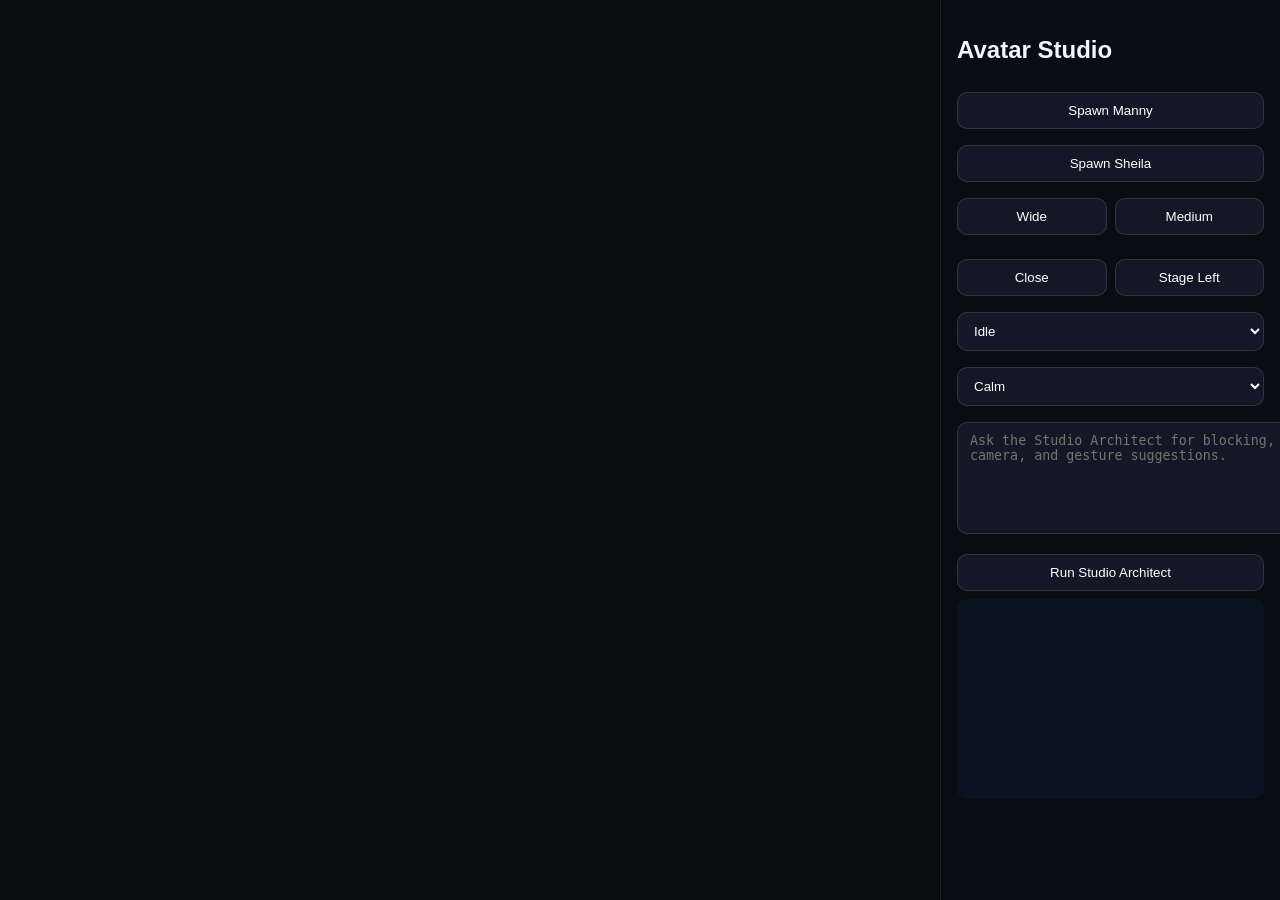
<file: avatar_studio_demo.html>
<!DOCTYPE html>
<html lang="en">
<head>
<meta charset="utf-8" />
<meta name="viewport" content="width=device-width, initial-scale=1" />
<title>PubCast Avatar Studio Demo</title>
<style>
  html, body { margin: 0; height: 100%; background: #0b0d10; color: #f0f4ff; font-family: Inter, Arial, sans-serif; }
  #app { display: grid; grid-template-columns: 1fr 340px; height: 100%; }
  #viewport { position: relative; }
  canvas { display: block; width: 100%; height: 100%; }
  #panel { background: rgba(10,12,18,.95); border-left: 1px solid rgba(255,255,255,.08); padding: 16px; overflow: auto; }
  button, select, input, textarea { width: 100%; margin: 8px 0; padding: 10px 12px; border-radius: 10px; border: 1px solid rgba(255,255,255,.12); background: #141826; color: #fff; }
  button { cursor: pointer; }
  .row { display: grid; grid-template-columns: 1fr 1fr; gap: 8px; }
  .log { white-space: pre-wrap; font: 12px/1.4 ui-monospace, monospace; color: #9bd; background: #0b1220; padding: 10px; border-radius: 10px; min-height: 180px; }
</style>
</head>
<body>
<div id="app">
  <div id="viewport"></div>
  <div id="panel">
    <h2>Avatar Studio</h2>
    <button id="spawnManny">Spawn Manny</button>
    <button id="spawnSheila">Spawn Sheila</button>
    <div class="row">
      <button data-shot="wide">Wide</button>
      <button data-shot="medium">Medium</button>
      <button data-shot="close">Close</button>
      <button data-shot="stage_left">Stage Left</button>
    </div>
    <select id="gesture"><option value="idle">Idle</option><option value="agreement">Agreement</option><option value="excitement">Excitement</option><option value="thinking">Thinking</option><option value="welcoming">Welcoming</option></select>
    <select id="mood"><option value="calm">Calm</option><option value="happy">Happy</option><option value="energetic">Energetic</option><option value="excited">Excited</option><option value="passionate">Passionate</option></select>
    <textarea id="architectPrompt" rows="6" placeholder="Ask the Studio Architect for blocking, camera, and gesture suggestions."></textarea>
    <button id="architectRun">Run Studio Architect</button>
    <div class="log" id="log"></div>
  </div>
</div>
<script type="module">
import * as THREE from 'https://cdn.jsdelivr.net/npm/three@0.160.0/build/three.module.js';
import { AvatarHumanoidRuntime } from '/static/js/avatar/avatar_humanoid_runtime.js';
import { requestCameraFollow, requestArchitectPlan } from '/static/js/avatar/avatar_camera_studio.js';

const root = document.getElementById('viewport');
const log = document.getElementById('log');
const renderer = new THREE.WebGLRenderer({ antialias: true });
renderer.setSize(root.clientWidth, root.clientHeight);
root.appendChild(renderer.domElement);
const scene = new THREE.Scene();
scene.background = new THREE.Color(0x090b12);
const camera = new THREE.PerspectiveCamera(55, root.clientWidth / root.clientHeight, 0.1, 100);
camera.position.set(0, 1.8, 6);
scene.add(new THREE.AmbientLight(0xffffff, 0.45));
const key = new THREE.DirectionalLight(0xffffff, 1.2); key.position.set(3, 6, 4); scene.add(key);
const floor = new THREE.Mesh(new THREE.CircleGeometry(8, 64), new THREE.MeshStandardMaterial({ color: 0x12161f, roughness: 0.92 }));
floor.rotation.x = -Math.PI / 2; scene.add(floor);

const runtime = new AvatarHumanoidRuntime(scene, { directorCamera: camera });
const ws = new WebSocket(`ws://${location.host}/ws/default?user_id=studio-demo`);
ws.onmessage = (ev) => {
  const msg = JSON.parse(ev.data);
  if (msg.type === 'skin_color_changed' || msg.type === 'avatar_mood_changed') runtime.updateFromSkin(msg.payload);
  if (msg.type === 'gesture_triggered') runtime.updateFromSkin({ user_id: msg.payload.user_id, current_gesture: msg.payload.gesture });
  if (msg.type === 'skeleton_frame') runtime.updateSkeleton(msg.payload.user_id, msg.payload.frame);
  if (msg.type === 'avatar_slot_updated') runtime.spawn(msg.payload);
  if (msg.type === 'avatar_camera_directive') { runtime.applyCameraDirective(msg); write('Camera directive: ' + JSON.stringify(msg.camera)); }
  if (msg.type === 'studio_architect_plan') write('Architect:
' + msg.result.text);
};

function write(text) { log.textContent = text + '

' + log.textContent; }
function send(data) { ws.send(JSON.stringify(data)); }

document.getElementById('spawnManny').onclick = async () => {
  await fetch('/api/avatars/ethereal/create', { method: 'POST', headers: { 'Content-Type': 'application/json' }, body: JSON.stringify({ user_id: 'manny', gender: 'male', neon_color: 'blue' }) });
  await fetch('/api/avatar-studio/slot', { method: 'POST', headers: { 'Content-Type': 'application/json' }, body: JSON.stringify({ user_id: 'manny', position: [-1.1, 0, 0] }) });
  runtime.spawn({ user_id: 'manny', position: [-1.1, 0, 0], hex_color: '#4DC8FF' });
};

document.getElementById('spawnSheila').onclick = async () => {
  await fetch('/api/avatars/ethereal/create', { method: 'POST', headers: { 'Content-Type': 'application/json' }, body: JSON.stringify({ user_id: 'sheila', gender: 'female', neon_color: 'pink' }) });
  await fetch('/api/avatar-studio/slot', { method: 'POST', headers: { 'Content-Type': 'application/json' }, body: JSON.stringify({ user_id: 'sheila', position: [1.1, 0, 0] }) });
  runtime.spawn({ user_id: 'sheila', position: [1.1, 0, 0], hex_color: '#FF4DC8' });
};

document.querySelectorAll('[data-shot]').forEach(btn => btn.onclick = async () => {
  const shot = btn.dataset.shot;
  const user = 'manny';
  const out = await requestCameraFollow(user, shot, 'program');
  runtime.applyCameraDirective(out.directive);
});

document.getElementById('gesture').onchange = (e) => send({ type: 'enhanced_gesture', user_id: 'manny', gesture: e.target.value, intensity: 1.8 });
document.getElementById('mood').onchange = (e) => send({ type: 'avatar_mood_change', user_id: 'manny', mood: e.target.value });
document.getElementById('architectRun').onclick = async () => {
  const prompt = document.getElementById('architectPrompt').value.trim();
  if (!prompt) return;
  const out = await requestArchitectPlan('default', prompt, 'manny');
  write(out.plan.result.text);
};

let last = performance.now();
function frame(now) {
  const dt = Math.min(0.05, (now - last) / 1000);
  last = now;
  runtime.tick(dt);
  renderer.render(scene, camera);
  requestAnimationFrame(frame);
}
requestAnimationFrame(frame);

window.addEventListener('resize', () => {
  renderer.setSize(root.clientWidth, root.clientHeight);
  camera.aspect = root.clientWidth / root.clientHeight;
  camera.updateProjectionMatrix();
});
</script>
</body>
</html>
</file>
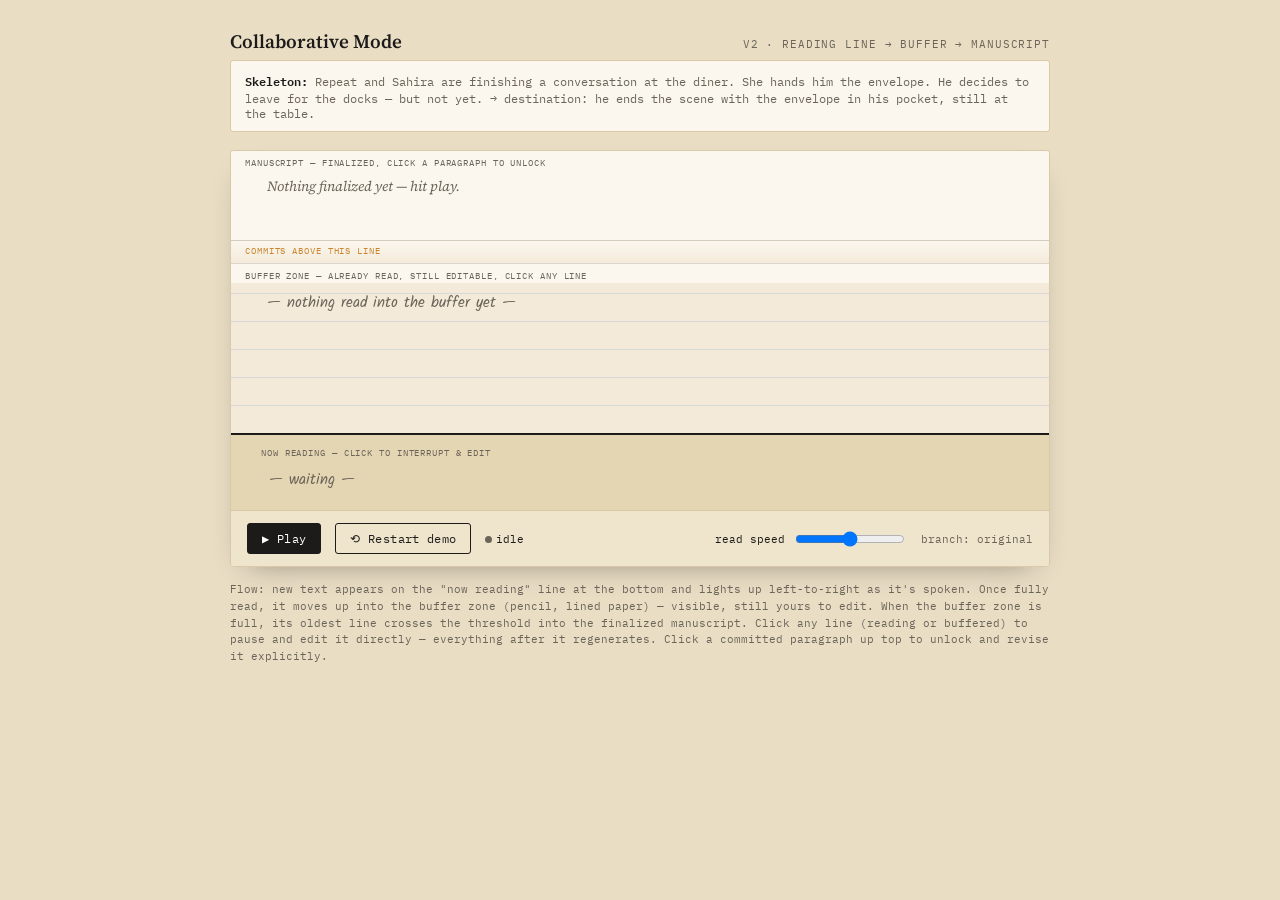
<file: collaborative_mode_prototype.html>
<!DOCTYPE html>
<html lang="en">
<head>
<meta charset="UTF-8">
<title>Collaborative Mode — Prototype v2</title>
<style>
@import url('https://fonts.googleapis.com/css2?family=Kalam:wght@400;700&family=Source+Serif+4:ital,opsz,wght@0,8..60,400;0,8..60,600;1,8..60,400&family=IBM+Plex+Mono:wght@400;500&display=swap');

:root{
  --paper: #f4ead9;
  --paper-line: #b9c6d8;
  --ink: #1c1b19;
  --pencil: #3d3833;
  --pencil-soft: #6b6459;
  --manuscript-bg: #fbf7ee;
  --amber: #c9862f;
  --amber-glow: rgba(201,134,47,0.55);
  --panel-border: #d8c9a8;
  --danger: #9a4b3f;
  --reading-bg: #efe0c4;
}
*{box-sizing:border-box;}
body{
  margin:0;
  background:#e9ddc4;
  font-family:'Source Serif 4', serif;
  color:var(--ink);
  display:flex;
  justify-content:center;
  padding:28px 16px 60px;
}
.app{ width:100%; max-width:820px; }
.header{ display:flex; align-items:baseline; justify-content:space-between; margin-bottom:6px; }
.header h1{ font-size:19px; font-weight:600; margin:0; }
.header .sub{ font-family:'IBM Plex Mono', monospace; font-size:11px; color:var(--pencil-soft); text-transform:uppercase; letter-spacing:0.08em; }
.skeleton{
  background:var(--manuscript-bg); border:1px solid var(--panel-border); border-radius:3px;
  padding:10px 14px; margin-bottom:18px; font-family:'IBM Plex Mono', monospace; font-size:12px; color:var(--pencil-soft);
}
.skeleton b{ color:var(--ink); font-weight:600; }

.frame{
  border:1px solid var(--panel-border); border-radius:4px; overflow:hidden;
  box-shadow:0 12px 30px -18px rgba(0,0,0,0.45); background:var(--manuscript-bg);
}

/* ---- MANUSCRIPT (top, finalized) ---- */
.zone-label{
  font-family:'IBM Plex Mono', monospace; font-size:9px; letter-spacing:0.1em; text-transform:uppercase;
  padding:6px 14px 2px; color:var(--pencil-soft); background:inherit;
}
.manuscript{ background:var(--manuscript-bg); padding:6px 30px 18px; min-height:70px; max-height:260px; overflow-y:auto; }
.manuscript-empty{ color:var(--pencil-soft); font-style:italic; font-size:14px; padding:0 6px; }
.para{
  font-size:16.5px; line-height:1.75; margin:0 0 12px; padding:4px 8px; border-radius:3px;
  cursor:pointer; transition:background 0.15s ease; position:relative;
}
.para:hover{ background:rgba(201,134,47,0.08); }
.para.unlocked{ background:rgba(201,134,47,0.12); outline:1px dashed var(--amber); }
.para .unlock-tag{
  position:absolute; right:8px; top:-9px; font-family:'IBM Plex Mono', monospace; font-size:9px;
  letter-spacing:0.06em; text-transform:uppercase; background:var(--amber); color:#fff; padding:2px 6px;
  border-radius:2px; opacity:0; transition:opacity 0.15s ease;
}
.para:hover .unlock-tag{ opacity:1; }
.para textarea{ width:100%; font:inherit; font-size:16.5px; line-height:1.75; border:none; background:transparent; resize:vertical; outline:none; }

/* ---- THRESHOLD ---- */
.threshold{
  position:relative; height:24px;
  background:linear-gradient(180deg, var(--manuscript-bg) 0%, var(--paper) 100%);
  border-top:1px solid rgba(28,27,25,0.15); border-bottom:1px solid rgba(28,27,25,0.15);
}
.threshold.active{ box-shadow:0 0 22px 4px var(--amber-glow) inset; }
.threshold .label{
  position:absolute; left:14px; top:4px; font-family:'IBM Plex Mono', monospace; font-size:9px;
  letter-spacing:0.1em; text-transform:uppercase; color:var(--amber);
}

/* ---- BUFFER ZONE (recently read, editable) ---- */
.buffer-zone{
  background:
    repeating-linear-gradient(0deg, transparent, transparent 27px, var(--paper-line) 28px),
    var(--paper);
  padding:8px 30px 14px; min-height:150px;
}
.buffer-line{
  font-family:'Kalam', cursive; font-size:18px; line-height:28px; color:var(--pencil);
  padding:0 6px; border-radius:3px; cursor:pointer; transition:background 0.15s ease;
}
.buffer-line:hover{ background:rgba(201,134,47,0.12); }
.buffer-line.editing textarea{
  width:100%; font-family:'Kalam', cursive; font-size:18px; line-height:28px;
  background:rgba(255,255,255,0.7); border:1px dashed var(--pencil-soft); border-radius:3px;
  padding:0 4px; color:var(--pencil); resize:none; outline:none;
}
.edit-controls{ display:flex; gap:8px; margin:4px 6px 10px; }
.edit-controls button{ font-size:11px; padding:4px 10px; }
.buffer-empty{ font-family:'Kalam', cursive; color:var(--pencil-soft); font-size:15px; padding:0 6px; }

/* ---- READING LINE (bottom, active, single line) ---- */
.reading-strip{
  border-top:2px solid var(--ink);
  background:#e4d5b3;
  padding:12px 30px 14px;
}
.reading-zone-label{
  font-family:'IBM Plex Mono', monospace; font-size:9px; letter-spacing:0.1em; text-transform:uppercase;
  color:var(--pencil-soft); margin-bottom:6px;
}
.reading-line{
  font-family:'Kalam', cursive; font-size:19px; line-height:1.5; color:var(--pencil);
  padding:4px 8px; border-radius:3px; cursor:pointer;
  background-image:linear-gradient(to right, var(--amber-glow), var(--amber-glow));
  background-repeat:no-repeat; background-size:0% 100%;
}
.reading-line.sweeping{ animation-name:sweep; animation-timing-function:linear; animation-fill-mode:forwards; }
@keyframes sweep{ from{ background-size:0% 100%; } to{ background-size:100% 100%; } }
.reading-line.editing textarea{
  width:100%; font-family:'Kalam', cursive; font-size:19px; line-height:1.5; background:rgba(255,255,255,0.7);
  border:1px dashed var(--pencil-soft); border-radius:3px; padding:4px 8px; color:var(--pencil); resize:none; outline:none;
}
.reading-empty{ font-family:'Kalam', cursive; color:var(--pencil-soft); font-size:15px; padding:4px 8px; }

.controls{
  display:flex; align-items:center; gap:14px; padding:12px 16px; background:#efe4cc;
  border-top:1px solid var(--panel-border); font-family:'IBM Plex Mono', monospace; font-size:11px;
}
button{
  font-family:'IBM Plex Mono', monospace; font-size:12px; border:1px solid var(--ink);
  background:var(--ink); color:#fff; padding:7px 14px; border-radius:3px; cursor:pointer; letter-spacing:0.03em;
}
button.secondary{ background:transparent; color:var(--ink); }
button:disabled{ opacity:0.35; cursor:default; }
button:active:not(:disabled){ transform:translateY(1px); }
.speed-wrap{ display:flex; align-items:center; gap:8px; margin-left:auto; }
.speed-wrap input[type=range]{ width:110px; }
.status-dot{ width:7px;height:7px;border-radius:50%; background:var(--pencil-soft); display:inline-block; margin-right:4px; }
.status-dot.playing{ background:#3d7a4a; }
.status-dot.paused{ background:var(--amber); }
.regen-flag{
  font-family:'IBM Plex Mono', monospace; font-size:10px; color:var(--danger);
  letter-spacing:0.05em; margin:2px 6px 8px;
}
.note{ margin-top:14px; font-family:'IBM Plex Mono', monospace; font-size:10.5px; color:var(--pencil-soft); line-height:1.6; }
</style>
</head>
<body>

<div class="app">
  <div class="header">
    <h1>Collaborative Mode</h1>
    <span class="sub">v2 · reading line → buffer → manuscript</span>
  </div>

  <div class="skeleton">
    <b>Skeleton:</b> Repeat and Sahira are finishing a conversation at the diner. She hands him the envelope. He decides to leave for the docks — but not yet. → destination: he ends the scene with the envelope in his pocket, still at the table.
  </div>

  <div class="frame">
    <div class="zone-label">Manuscript — finalized, click a paragraph to unlock</div>
    <div class="manuscript" id="manuscript"></div>

    <div class="threshold" id="threshold"><span class="label">commits above this line</span></div>

    <div class="zone-label">Buffer zone — already read, still editable, click any line</div>
    <div class="buffer-zone" id="bufferZone"></div>

    <div class="reading-strip">
      <div class="reading-zone-label">Now reading — click to interrupt &amp; edit</div>
      <div id="readingLine"></div>
    </div>

    <div class="controls">
      <button id="playBtn">▶ Play</button>
      <button id="restartBtn" class="secondary">⟲ Restart demo</button>
      <span><span class="status-dot" id="statusDot"></span><span id="statusText">idle</span></span>
      <div class="speed-wrap">
        <span>read speed</span>
        <input type="range" id="speed" min="1" max="5" value="3">
      </div>
      <span id="branchLabel" style="color:var(--pencil-soft);">branch: original</span>
    </div>
  </div>

  <div class="note">
    Flow: new text appears on the "now reading" line at the bottom and lights up left-to-right as it's spoken.
    Once fully read, it moves up into the buffer zone (pencil, lined paper) — visible, still yours to edit.
    When the buffer zone is full, its oldest line crosses the threshold into the finalized manuscript.
    Click any line (reading or buffered) to pause and edit it directly — everything after it regenerates.
    Click a committed paragraph up top to unlock and revise it explicitly.
  </div>
</div>

<script>
const SCENE = [
  "The rain kept tapping the window in that slow, deliberate rhythm.",
  "Sahira slid the envelope across the table without looking up.",
  "\"You don't have to open it here,\" she said.",
  "Repeat turned it over once, feeling the weight of whatever was inside.",
  "\"I know,\" he said. \"I'm going to anyway.\"",
  "He peeled back the flap slowly, like it might still change its mind.",
  "The paper inside was thinner than he expected.",
  "For a second neither of them said anything at all.",
  "Then he folded it back along its original crease.",
  "\"Okay,\" he said. \"Okay. I believe you.\"",
  "He tucked the envelope into his jacket pocket, close to his chest.",
  "The diner's fluorescent lights buzzed faintly overhead.",
  "Sahira watched him with an expression he couldn't quite name.",
  "\"You're not going to say anything else?\" she asked.",
  "\"Not yet,\" he said. \"Not until I know it's real.\"",
  "The waitress refilled coffee neither of them had asked for.",
  "Outside, the rain hadn't let up, and neither had the quiet between them."
];
const ALT_DOCKS = [
  "He pushed the chair back and stood before she could answer.",
  "\"I'm not waiting on this one,\" he said, already reaching for his coat.",
  "The docks weren't far, and the envelope wasn't getting lighter in his pocket.",
  "Sahira called after him but the door had already swung shut.",
  "Rain hit him the second he stepped outside, cold and immediate.",
  "He didn't look back at the diner window."
];
const ALT_GENERIC = [
  "\"Say something else, then,\" she said, quieter now.",
  "He turned the salt shaker over in his fingers instead of answering.",
  "\"You always do this,\" she said. \"Go quiet right when it matters.\"",
  "He looked up at her, finally, and there wasn't anything guarded left in it.",
  "\"I'm not going quiet,\" he said. \"I'm just done guessing what you need me to say.\"",
  "The rain outside had eased into something softer, almost polite about it."
];
// Branches we can pivot to on edit, so a regeneration is always visibly different
// regardless of which keyword (if any) the edit contains.
const BRANCHES = { docks: ALT_DOCKS, generic: ALT_GENERIC, original: SCENE };
let currentBranch = 'original';

let pool = SCENE.slice();
let pointer = 0;
let committed = [];      // strings, finalized manuscript paragraphs
let buffer = [];         // strings, oldest first — recently read, still editable
let reading = null;      // { text } currently being "spoken", or null
let playing = false;
let interval = null;
let editingTarget = null; // { type:'reading' } | { type:'buffer', index }
let unlockedParaIndex = null;

const BUFFER_SIZE = 5;
const SPEED_MS = {1:2600, 2:2000, 3:1500, 4:1000, 5:650};

const manuscriptEl = document.getElementById('manuscript');
const bufferEl = document.getElementById('bufferZone');
const readingEl = document.getElementById('readingLine');
const threshEl = document.getElementById('threshold');
const playBtn = document.getElementById('playBtn');
const restartBtn = document.getElementById('restartBtn');
const statusDot = document.getElementById('statusDot');
const statusText = document.getElementById('statusText');
const speedInput = document.getElementById('speed');

function render(){
  // manuscript
  manuscriptEl.innerHTML = '';
  if(committed.length === 0){
    manuscriptEl.innerHTML = '<div class="manuscript-empty">Nothing finalized yet — hit play.</div>';
  } else {
    committed.forEach((text, i) => {
      const div = document.createElement('div');
      div.className = 'para' + (unlockedParaIndex === i ? ' unlocked' : '');
      if(unlockedParaIndex === i){
        div.innerHTML = `<textarea rows="2">${text}</textarea>
          <div class="edit-controls">
            <button data-save-para="${i}">Save</button>
            <button data-cancel-para="${i}" class="secondary">Cancel</button>
          </div>`;
      } else {
        div.innerHTML = `<span class="unlock-tag">click to unlock</span>${text}`;
        div.onclick = () => { unlockedParaIndex = i; render(); };
      }
      manuscriptEl.appendChild(div);
    });
    manuscriptEl.scrollTop = manuscriptEl.scrollHeight;
  }
  manuscriptEl.querySelectorAll('[data-save-para]').forEach(btn=>{
    btn.onclick = () => {
      const i = parseInt(btn.getAttribute('data-save-para'));
      const ta = btn.closest('.para').querySelector('textarea');
      committed[i] = ta.value;
      unlockedParaIndex = null;
      render();
    };
  });
  manuscriptEl.querySelectorAll('[data-cancel-para]').forEach(btn=>{
    btn.onclick = () => { unlockedParaIndex = null; render(); };
  });

  // buffer zone
  bufferEl.innerHTML = '';
  if(buffer.length === 0){
    bufferEl.innerHTML = '<div class="buffer-empty">— nothing read into the buffer yet —</div>';
  } else {
    buffer.forEach((text, i) => {
      const isEditing = editingTarget && editingTarget.type === 'buffer' && editingTarget.index === i;
      const div = document.createElement('div');
      div.className = 'buffer-line' + (isEditing ? ' editing' : '');
      if(isEditing){
        div.innerHTML = `<textarea rows="2">${text}</textarea>
          <div class="edit-controls">
            <button data-save-buf="${i}">Save &amp; regenerate forward</button>
            <button data-cancel-buf="${i}" class="secondary">Cancel</button>
          </div>`;
      } else {
        div.textContent = text;
        div.onclick = () => { pauseForEdit(); editingTarget = { type:'buffer', index:i }; render(); focusEditor(); };
      }
      bufferEl.appendChild(div);
    });
  }
  bufferEl.querySelectorAll('[data-save-buf]').forEach(btn=>{
    btn.onclick = () => {
      const i = parseInt(btn.getAttribute('data-save-buf'));
      const ta = btn.closest('.buffer-line').querySelector('textarea');
      commitBufferEdit(i, ta.value);
    };
  });
  bufferEl.querySelectorAll('[data-cancel-buf]').forEach(btn=>{
    btn.onclick = () => { editingTarget = null; render(); };
  });

  // reading line
  readingEl.innerHTML = '';
  const isEditingReading = editingTarget && editingTarget.type === 'reading';
  if(!reading && !isEditingReading){
    readingEl.innerHTML = '<div class="reading-empty">— waiting —</div>';
  } else if(isEditingReading){
    const div = document.createElement('div');
    div.className = 'reading-line editing';
    div.innerHTML = `<textarea rows="2">${reading ? reading.text : ''}</textarea>
      <div class="edit-controls">
        <button data-save-reading="1">Save &amp; regenerate forward</button>
        <button data-cancel-reading="1" class="secondary">Cancel</button>
      </div>`;
    readingEl.appendChild(div);
  } else {
    const div = document.createElement('div');
    div.className = 'reading-line' + (playing ? ' sweeping' : '');
    div.style.animationDuration = SPEED_MS[speedInput.value] + 'ms';
    div.textContent = reading.text;
    div.onclick = () => { pauseForEdit(); editingTarget = { type:'reading' }; render(); focusEditor(); };
    readingEl.appendChild(div);
  }
  const saveReadingBtn = readingEl.querySelector('[data-save-reading]');
  if(saveReadingBtn){
    saveReadingBtn.onclick = () => {
      const ta = readingEl.querySelector('textarea');
      commitReadingEdit(ta.value);
    };
  }
  const cancelReadingBtn = readingEl.querySelector('[data-cancel-reading]');
  if(cancelReadingBtn){ cancelReadingBtn.onclick = () => { editingTarget = null; render(); }; }

  threshEl.classList.toggle('active', buffer.length >= BUFFER_SIZE);
  statusDot.className = 'status-dot ' + (playing ? 'playing' : ((buffer.length||committed.length||reading) ? 'paused' : ''));
  statusText.textContent = playing ? 'reading…' : ((buffer.length||committed.length||reading) ? 'paused' : 'idle');
}

function focusEditor(){
  const ta = document.querySelector('textarea');
  if(ta){ ta.focus(); ta.setSelectionRange(ta.value.length, ta.value.length); }
}

function pauseForEdit(){
  if(playing) stopPlaying();
}

function flashRegen(container){
  const flag = document.createElement('div');
  flag.className = 'regen-flag';
  flag.textContent = '↻ regenerating forward from your edit…';
  container.prepend(flag);
  setTimeout(()=>{ flag.remove(); }, 900);
}

function flashNoop(container){
  const flag = document.createElement('div');
  flag.className = 'regen-flag';
  flag.style.color = '#3d7a4a';
  flag.textContent = '✓ minor edit — rest of the scene still holds, nothing downstream touched';
  container.prepend(flag);
  setTimeout(()=>{ flag.remove(); }, 1400);
}

// Decides whether an edit actually invalidates what comes after it, vs. just
// swapping a word/phrase that leaves the scene's trajectory intact. This is
// the check that stops stale downstream dialogue from "forcing its way back
// in" after an edit that changed direction, while NOT nuking everything
// downstream over a harmless word swap.
function isStructuralEdit(oldText, newText){
  if(oldText.trim() === newText.trim()) return false;
  if(/dock|leav|stand|walk out|coat|actually|instead|wait[,.]|no[,.] |not\b/i.test(newText)) return true;
  const norm = s => s.toLowerCase().replace(/[^a-z0-9' ]/g,'').split(/\s+/).filter(Boolean);
  const oldWords = norm(oldText), newWords = norm(newText);
  const oldSet = new Set(oldWords);
  const shared = newWords.filter(w => oldSet.has(w)).length;
  const overlap = shared / Math.max(newWords.length, 1);
  const lenDelta = Math.abs(oldWords.length - newWords.length) / Math.max(oldWords.length, newWords.length, 1);
  return overlap < 0.55 || lenDelta > 0.4;
}

function rerouteIfTriggered(text){
  // Called only when an edit IS structural (see isStructuralEdit). Picks a
  // branch different from the one currently playing so the continuation is
  // visibly new, rather than letting the old, now-inconsistent pool keep going.
  let target;
  if(/dock|leav|stand|walk out|coat/i.test(text)){
    target = 'docks';
  } else if(currentBranch === 'original'){
    target = 'generic';
  } else {
    target = currentBranch === 'docks' ? 'generic' : 'docks';
  }
  currentBranch = target;
  pool = BRANCHES[target].slice();
  pointer = 0;
  updateBranchLabel();
}

function updateBranchLabel(){
  const el = document.getElementById('branchLabel');
  if(el) el.textContent = 'branch: ' + currentBranch;
}

function commitBufferEdit(i, newText){
  const oldText = buffer[i];
  const structural = isStructuralEdit(oldText, newText);
  buffer[i] = newText;
  if(structural){
    // Drop everything downstream of the edit — it was written assuming the
    // old text and can no longer be trusted to fit.
    buffer = buffer.slice(0, i + 1);
    reading = null;
    rerouteIfTriggered(newText);
    flashRegen(bufferEl);
  } else {
    // Downstream content still makes sense; leave the buffer and reading
    // line exactly as they were — no wasted regeneration.
    flashNoop(bufferEl);
  }
  editingTarget = null;
  render();
}

function commitReadingEdit(newText){
  const oldText = reading ? reading.text : '';
  const structural = isStructuralEdit(oldText, newText);
  reading = { text: newText };
  if(structural){
    rerouteIfTriggered(newText);
    flashRegen(readingEl);
  } else {
    flashNoop(readingEl);
  }
  editingTarget = null;
  render();
}


function tick(){
  // 1. finalize whatever was reading into the buffer zone
  if(reading){
    buffer.push(reading.text);
    reading = null;
    if(buffer.length > BUFFER_SIZE){
      committed.push(buffer.shift());
    }
  }
  // 2. pull the next line into the reading slot
  if(pointer < pool.length){
    reading = { text: pool[pointer] };
    pointer++;
  } else if(buffer.length === 0){
    stopPlaying();
  }
  render();
}

function startPlaying(){
  if(playing) return;
  playing = true;
  playBtn.textContent = '⏸ Pause';
  interval = setInterval(tick, SPEED_MS[speedInput.value]);
  if(!reading && pointer < pool.length) tick(); // kick off immediately instead of waiting a full cycle
  render();
}
function stopPlaying(){
  playing = false;
  playBtn.textContent = '▶ Play';
  clearInterval(interval);
  render();
}

playBtn.onclick = () => playing ? stopPlaying() : startPlaying();
restartBtn.onclick = () => {
  stopPlaying();
  pool = SCENE.slice(); pointer = 0; currentBranch = 'original';
  committed = []; buffer = []; reading = null; editingTarget = null; unlockedParaIndex = null;
  updateBranchLabel();
  render();
};
speedInput.onchange = () => {
  if(playing){ clearInterval(interval); interval = setInterval(tick, SPEED_MS[speedInput.value]); }
};

render();
</script>
</body>
</html>
</file>
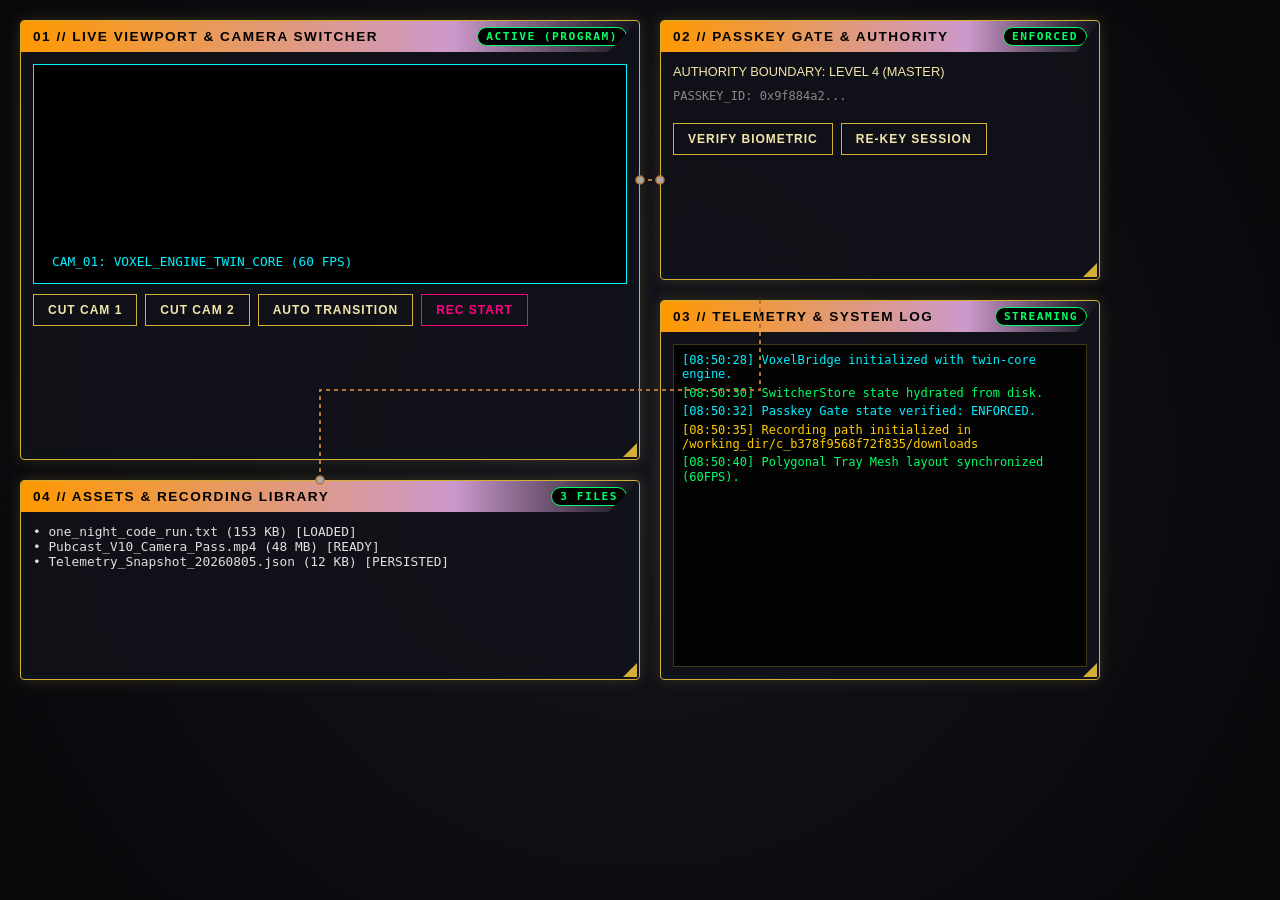
<file: control_room_ui.html>
<!DOCTYPE html>
<html lang="en">
<head>
  <meta charset="UTF-8">
  <meta name="viewport" content="width=device-width, initial-scale=1.0">
  <title>PubCast Control Room - Polygonal Tray Interface</title>
  <style>
    :root {
      --obsidian-bg: #0a0a0c;
      --smoked-glass: rgba(18, 18, 26, 0.88);
      --gatsby-gold: #d4af37;
      --gatsby-champagne: #f3e5ab;
      --tech-noir-cyan: #00f0ff;
      --tech-noir-magenta: #ff007f;
      --lcars-orange: #ff9900;
      --lcars-purple: #cc99cc;
      --lcars-blue: #9999cc;
      --raw-copper: #b87333;
      --solder-silver: #a8a8a8;
      --status-active: #00ff66;
      --status-degraded: #ffcc00;
    }

    * {
      box-sizing: border-box;
      margin: 0;
      padding: 0;
      user-select: none;
    }

    body {
      background-color: var(--obsidian-bg);
      color: #e0e0e0;
      font-family: "Segoe UI", -apple-system, BlinkMacSystemFont, Roboto, sans-serif;
      overflow: hidden;
      width: 100vw;
      height: 100vh;
    }

    #app-container {
      position: relative;
      width: 100vw;
      height: 100vh;
      background: radial-gradient(circle at 50% 50%, #14141e 0%, #08080a 100%);
    }

    svg#mesh-overlay {
      position: absolute;
      top: 0;
      left: 0;
      width: 100%;
      height: 100%;
      pointer-events: none;
      z-index: 10;
    }

    /* Individual Tray Styles */
    .polygonal-tray {
      position: absolute;
      background: var(--smoked-glass);
      backdrop-filter: blur(12px);
      border: 1px solid var(--gatsby-gold);
      box-shadow: 0 0 15px rgba(212, 175, 55, 0.2), inset 0 0 10px rgba(0, 240, 255, 0.05);
      border-radius: 4px;
      overflow: hidden;
      display: flex;
      flex-direction: column;
      z-index: 1;
      transition: box-shadow 0.2s ease, border-color 0.2s ease;
      cursor: grab;
    }

    .polygonal-tray:active {
      cursor: grabbing;
    }

    .polygonal-tray:hover {
      border-color: var(--tech-noir-cyan);
      box-shadow: 0 0 20px rgba(0, 240, 255, 0.4), inset 0 0 15px rgba(0, 240, 255, 0.1);
    }

    /* LCARS-style Chamfer Header */
    .tray-header {
      background: linear-gradient(90deg, var(--lcars-orange) 0%, var(--lcars-purple) 70%, transparent 100%);
      color: #000;
      font-weight: 800;
      font-size: 0.85rem;
      letter-spacing: 1.5px;
      padding: 6px 12px;
      display: flex;
      justify-content: space-between;
      align-items: center;
      text-transform: uppercase;
      clip-path: polygon(0 0, 100% 0, 95% 100%, 0 100%);
      cursor: move;
    }

    .tray-status-pill {
      background: #000;
      color: var(--status-active);
      padding: 2px 8px;
      border-radius: 12px;
      font-size: 0.7rem;
      font-family: monospace;
      font-weight: bold;
      border: 1px solid var(--status-active);
    }

    .tray-content {
      flex: 1;
      padding: 12px;
      overflow-y: auto;
      display: flex;
      flex-direction: column;
      gap: 10px;
    }

    /* Module Specific Layouts */
    .viewport-box {
      width: 100%;
      height: 220px;
      background: #000;
      border: 1px solid var(--tech-noir-cyan);
      display: flex;
      justify-content: center;
      align-items: center;
      position: relative;
      background-size: cover;
    }

    .viewport-overlay-text {
      position: absolute;
      bottom: 10px;
      left: 10px;
      font-family: monospace;
      color: var(--tech-noir-cyan);
      font-size: 0.8rem;
      background: rgba(0,0,0,0.7);
      padding: 4px 8px;
    }

    .control-btn-group {
      display: flex;
      gap: 8px;
      flex-wrap: wrap;
    }

    .btn-gatsby {
      background: transparent;
      border: 1px solid var(--gatsby-gold);
      color: var(--gatsby-champagne);
      padding: 8px 14px;
      font-size: 0.75rem;
      font-weight: bold;
      letter-spacing: 1px;
      cursor: pointer;
      text-transform: uppercase;
      transition: all 0.2s ease;
    }

    .btn-gatsby:hover {
      background: var(--gatsby-gold);
      color: #000;
      box-shadow: 0 0 10px var(--gatsby-gold);
    }

    /* Reshape / Resize Handle */
    .resize-handle {
      position: absolute;
      right: 2px;
      bottom: 2px;
      width: 14px;
      height: 14px;
      background: var(--gatsby-gold);
      clip-path: polygon(100% 0, 100% 100%, 0 100%);
      cursor: se-resize;
      z-index: 20;
    }

    /* Telemetry / Log Feed */
    .log-feed {
      background: rgba(0,0,0,0.8);
      border: 1px solid rgba(212, 175, 55, 0.3);
      padding: 8px;
      font-family: monospace;
      font-size: 0.75rem;
      color: #a8a8a8;
      height: 100%;
      overflow-y: scroll;
    }

    .log-line {
      margin-bottom: 4px;
      line-height: 1.2;
    }

    .log-line.active { color: var(--status-active); }
    .log-line.info { color: var(--tech-noir-cyan); }
    .log-line.warning { color: var(--status-degraded); }

    /* Copper Wire Traces Overlay */
    .copper-trace {
      stroke: var(--raw-copper);
      stroke-width: 2;
      fill: none;
      stroke-dasharray: 4;
    }

    .solder-joint {
      fill: var(--solder-silver);
      stroke: var(--raw-copper);
      stroke-width: 1.5;
    }
  </style>
</head>
<body>

<div id="app-container">
  <!-- SVG Overlay for Copper Traces & Shared Polygonal Lines -->
  <svg id="mesh-overlay">
    <path id="trace-1" class="copper-trace" d="M 640 180 L 680 180 L 680 320 L 720 320" />
    <path id="trace-2" class="copper-trace" d="M 350 480 L 350 520 L 720 520" />
    <circle id="joint-1" class="solder-joint" cx="640" cy="180" r="4" />
    <circle id="joint-2" class="solder-joint" cx="720" cy="320" r="4" />
    <circle id="joint-3" class="solder-joint" cx="350" cy="480" r="4" />
  </svg>

  <!-- Tray 1: Live Viewport & Switcher -->
  <div class="polygonal-tray" id="tray-viewport" style="top: 20px; left: 20px; width: 620px; height: 440px;">
    <div class="tray-header" id="header-viewport">
      <span>01 // LIVE VIEWPORT & CAMERA SWITCHER</span>
      <span class="tray-status-pill" id="status-viewport">ACTIVE (PROGRAM)</span>
    </div>
    <div class="tray-content">
      <div class="viewport-box">
        <div class="viewport-overlay-text" id="viewport-cam-label">CAM_01: VOXEL_ENGINE_TWIN_CORE (60 FPS)</div>
      </div>
      <div class="control-btn-group">
        <button class="btn-gatsby" onclick="switchCamera(1)">CUT CAM 1</button>
        <button class="btn-gatsby" onclick="switchCamera(2)">CUT CAM 2</button>
        <button class="btn-gatsby" onclick="autoTransition()">AUTO TRANSITION</button>
        <button class="btn-gatsby" id="rec-btn" style="border-color: var(--tech-noir-magenta); color: var(--tech-noir-magenta);" onclick="toggleRecording()">REC START</button>
      </div>
    </div>
    <div class="resize-handle" onmousedown="startResizing(event, 'tray-viewport')"></div>
  </div>

  <!-- Tray 2: Passkey Gate & Security Boundary -->
  <div class="polygonal-tray" id="tray-security" style="top: 20px; left: 660px; width: 440px; height: 260px;">
    <div class="tray-header" id="header-security">
      <span>02 // PASSKEY GATE & AUTHORITY</span>
      <span class="tray-status-pill" id="status-security">ENFORCED</span>
    </div>
    <div class="tray-content">
      <div style="font-size: 0.8rem; color: var(--gatsby-champagne);" id="sec-level-label">AUTHORITY BOUNDARY: LEVEL 4 (MASTER)</div>
      <div style="font-family: monospace; font-size: 0.75rem; color: #888;" id="sec-key-label">PASSKEY_ID: 0x9f884a2...</div>
      <div class="control-btn-group" style="margin-top: 10px;">
        <button class="btn-gatsby" onclick="verifyBiometric()">VERIFY BIOMETRIC</button>
        <button class="btn-gatsby" onclick="rekeySession()">RE-KEY SESSION</button>
      </div>
    </div>
    <div class="resize-handle" onmousedown="startResizing(event, 'tray-security')"></div>
  </div>

  <!-- Tray 3: Telemetry & Audit Log -->
  <div class="polygonal-tray" id="tray-telemetry" style="top: 300px; left: 660px; width: 440px; height: 380px;">
    <div class="tray-header" id="header-telemetry">
      <span>03 // TELEMETRY & SYSTEM LOG</span>
      <span class="tray-status-pill">STREAMING</span>
    </div>
    <div class="tray-content">
      <div class="log-feed" id="log-feed-box">
        <div class="log-line info">[08:50:28] VoxelBridge initialized with twin-core engine.</div>
        <div class="log-line active">[08:50:30] SwitcherStore state hydrated from disk.</div>
        <div class="log-line info">[08:50:32] Passkey Gate state verified: ENFORCED.</div>
        <div class="log-line warning">[08:50:35] Recording path initialized in /working_dir/c_b378f9568f72f835/downloads</div>
        <div class="log-line active">[08:50:40] Polygonal Tray Mesh layout synchronized (60FPS).</div>
      </div>
    </div>
    <div class="resize-handle" onmousedown="startResizing(event, 'tray-telemetry')"></div>
  </div>

  <!-- Tray 4: Asset Manager & Files -->
  <div class="polygonal-tray" id="tray-assets" style="top: 480px; left: 20px; width: 620px; height: 200px;">
    <div class="tray-header" id="header-assets">
      <span>04 // ASSETS & RECORDING LIBRARY</span>
      <span class="tray-status-pill">3 FILES</span>
    </div>
    <div class="tray-content">
      <div style="font-size: 0.8rem; font-family: monospace;" id="asset-list-box">
        • one_night_code_run.txt (153 KB) [LOADED]<br>
        • Pubcast_V10_Camera_Pass.mp4 (48 MB) [READY]<br>
        • Telemetry_Snapshot_20260805.json (12 KB) [PERSISTED]
      </div>
    </div>
    <div class="resize-handle" onmousedown="startResizing(event, 'tray-assets')"></div>
  </div>

</div>

<script>
  let isRecording = false;

  function addLog(msg, type='info') {
    const box = document.getElementById('log-feed-box');
    const time = new Date().toLocaleTimeString();
    const div = document.createElement('div');
    div.className = `log-line ${type}`;
    div.textContent = `[${time}] ${msg}`;
    box.appendChild(div);
    box.scrollTop = box.scrollHeight;
  }

  function switchCamera(camNum) {
    document.getElementById('viewport-cam-label').textContent = `CAM_0${camNum}: VOXEL_ENGINE_CORE_${camNum} (60 FPS)`;
    addLog(`Camera switched to CAM_0${camNum}`, 'active');
  }

  function autoTransition() {
    addLog("Auto transition triggered between Program and Preview channels.", "info");
  }

  function toggleRecording() {
    isRecording = !isRecording;
    const btn = document.getElementById('rec-btn');
    if (isRecording) {
      btn.textContent = 'REC STOP';
      btn.style.borderColor = '#00ff66';
      btn.style.color = '#00ff66';
      addLog("Recording STARTED -> Writing stream to downloads/", "warning");
    } else {
      btn.textContent = 'REC START';
      btn.style.borderColor = 'var(--tech-noir-magenta)';
      btn.style.color = 'var(--tech-noir-magenta)';
      addLog("Recording STOPPED & Persisted to disk.", "active");
    }
  }

  function verifyBiometric() {
    document.getElementById('status-security').textContent = 'VERIFIED';
    document.getElementById('status-security').style.borderColor = '#00ff66';
    document.getElementById('status-security').style.color = '#00ff66';
    addLog("Biometric Passkey Challenge PASSED (Authority Level 4 Authorized).", "active");
  }

  function rekeySession() {
    const newKey = "0x" + Math.random().toString(16).substring(2, 10) + "...";
    document.getElementById('sec-key-label').textContent = `PASSKEY_ID: ${newKey}`;
    addLog(`Security Session re-keyed. New PASSKEY_ID: ${newKey}`, "info");
  }

  // Draggable and Resizable Tray Mesh Engine Logic
  let activeElement = null;
  let offsetX = 0, offsetY = 0;
  let isResizing = false;

  document.querySelectorAll('.tray-header').forEach(header => {
    header.addEventListener('mousedown', (e) => {
      activeElement = header.parentElement;
      isResizing = false;
      offsetX = e.clientX - activeElement.offsetLeft;
      offsetY = e.clientY - activeElement.offsetTop;
      document.addEventListener('mousemove', onMouseMove);
      document.addEventListener('mouseup', onMouseUp);
    });
  });

  function startResizing(e, trayId) {
    e.stopPropagation();
    activeElement = document.getElementById(trayId);
    isResizing = true;
    offsetX = e.clientX;
    offsetY = e.clientY;
    activeElement.startW = activeElement.offsetWidth;
    activeElement.startH = activeElement.offsetHeight;
    document.addEventListener('mousemove', onMouseMove);
    document.addEventListener('mouseup', onMouseUp);
  }

  function onMouseMove(e) {
    if (!activeElement) return;
    if (isResizing) {
      const newW = Math.max(200, activeElement.startW + (e.clientX - offsetX));
      const newH = Math.max(120, activeElement.startH + (e.clientY - offsetY));
      activeElement.style.width = newW + 'px';
      activeElement.style.height = newH + 'px';
    } else {
      activeElement.style.left = (e.clientX - offsetX) + 'px';
      activeElement.style.top = (e.clientY - offsetY) + 'px';
    }
    updateCopperTraces();
  }

  function onMouseUp() {
    if (activeElement) {
      persistLayout();
      addLog(`Tray ${activeElement.id} repositioned/reformed.`, "info");
    }
    activeElement = null;
    isResizing = false;
    document.removeEventListener('mousemove', onMouseMove);
    document.removeEventListener('mouseup', onMouseUp);
  }

  function updateCopperTraces() {
    const t1 = document.getElementById('tray-viewport');
    const t2 = document.getElementById('tray-security');
    const t3 = document.getElementById('tray-telemetry');
    const t4 = document.getElementById('tray-assets');

    if (!t1 || !t2 || !t3 || !t4) return;

    const c1 = { x: t1.offsetLeft + t1.offsetWidth, y: t1.offsetTop + 160 };
    const c2 = { x: t2.offsetLeft, y: t2.offsetTop + 160 };
    const c3 = { x: t4.offsetLeft + 300, y: t4.offsetTop };
    const c4 = { x: t3.offsetLeft + 100, y: t3.offsetTop };

    document.getElementById('trace-1').setAttribute('d', `M ${c1.x} ${c1.y} L ${(c1.x+c2.x)/2} ${c1.y} L ${(c1.x+c2.x)/2} ${c2.y} L ${c2.x} ${c2.y}`);
    document.getElementById('joint-1').setAttribute('cx', c1.x);
    document.getElementById('joint-1').setAttribute('cy', c1.y);
    document.getElementById('joint-2').setAttribute('cx', c2.x);
    document.getElementById('joint-2').setAttribute('cy', c2.y);

    document.getElementById('trace-2').setAttribute('d', `M ${c3.x} ${c3.y} L ${c3.x} ${(c3.y+c4.y)/2} L ${c4.x} ${(c3.y+c4.y)/2} L ${c4.x} ${c4.y}`);
    document.getElementById('joint-3').setAttribute('cx', c3.x);
    document.getElementById('joint-3').setAttribute('cy', c3.y);
  }

  async function persistLayout() {
    const trays = [];
    document.querySelectorAll('.polygonal-tray').forEach(el => {
      trays.push({
        id: el.id,
        title: el.querySelector('.tray-header span').textContent,
        vertices: [
          { x: el.offsetLeft, y: el.offsetTop },
          { x: el.offsetLeft + el.offsetWidth, y: el.offsetTop },
          { x: el.offsetLeft + el.offsetWidth, y: el.offsetTop + el.offsetHeight },
          { x: el.offsetLeft, y: el.offsetTop + el.offsetHeight }
        ],
        module_type: "polygonal_tray",
        status: "ACTIVE"
      });
    });

    try {
      await fetch('/api/layout', {
        method: 'POST',
        headers: { 'Content-Type': 'application/json' },
        body: JSON.stringify({ trays: trays })
      });
    } catch (e) {
      console.log('Layout persist error:', e);
    }
  }

  window.onload = () => {
    updateCopperTraces();
  };
</script>

</body>
</html>
</file>
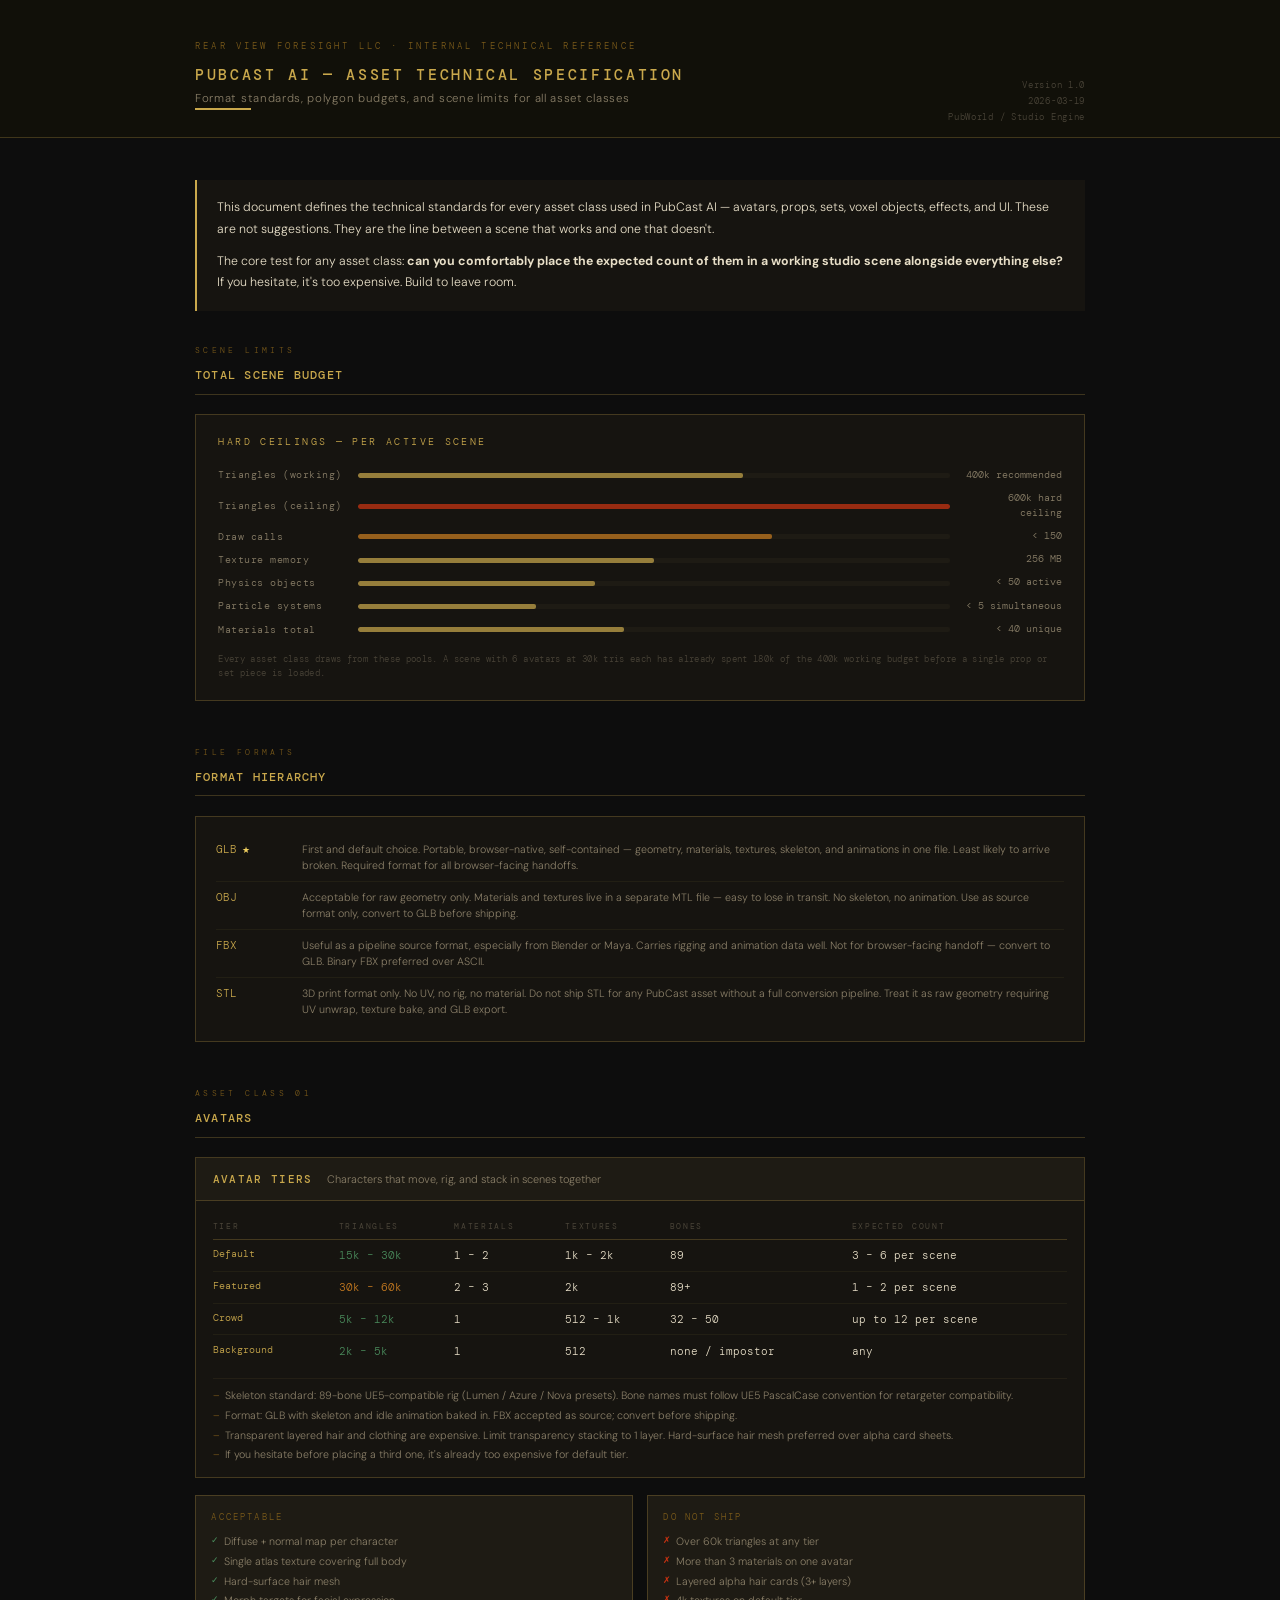
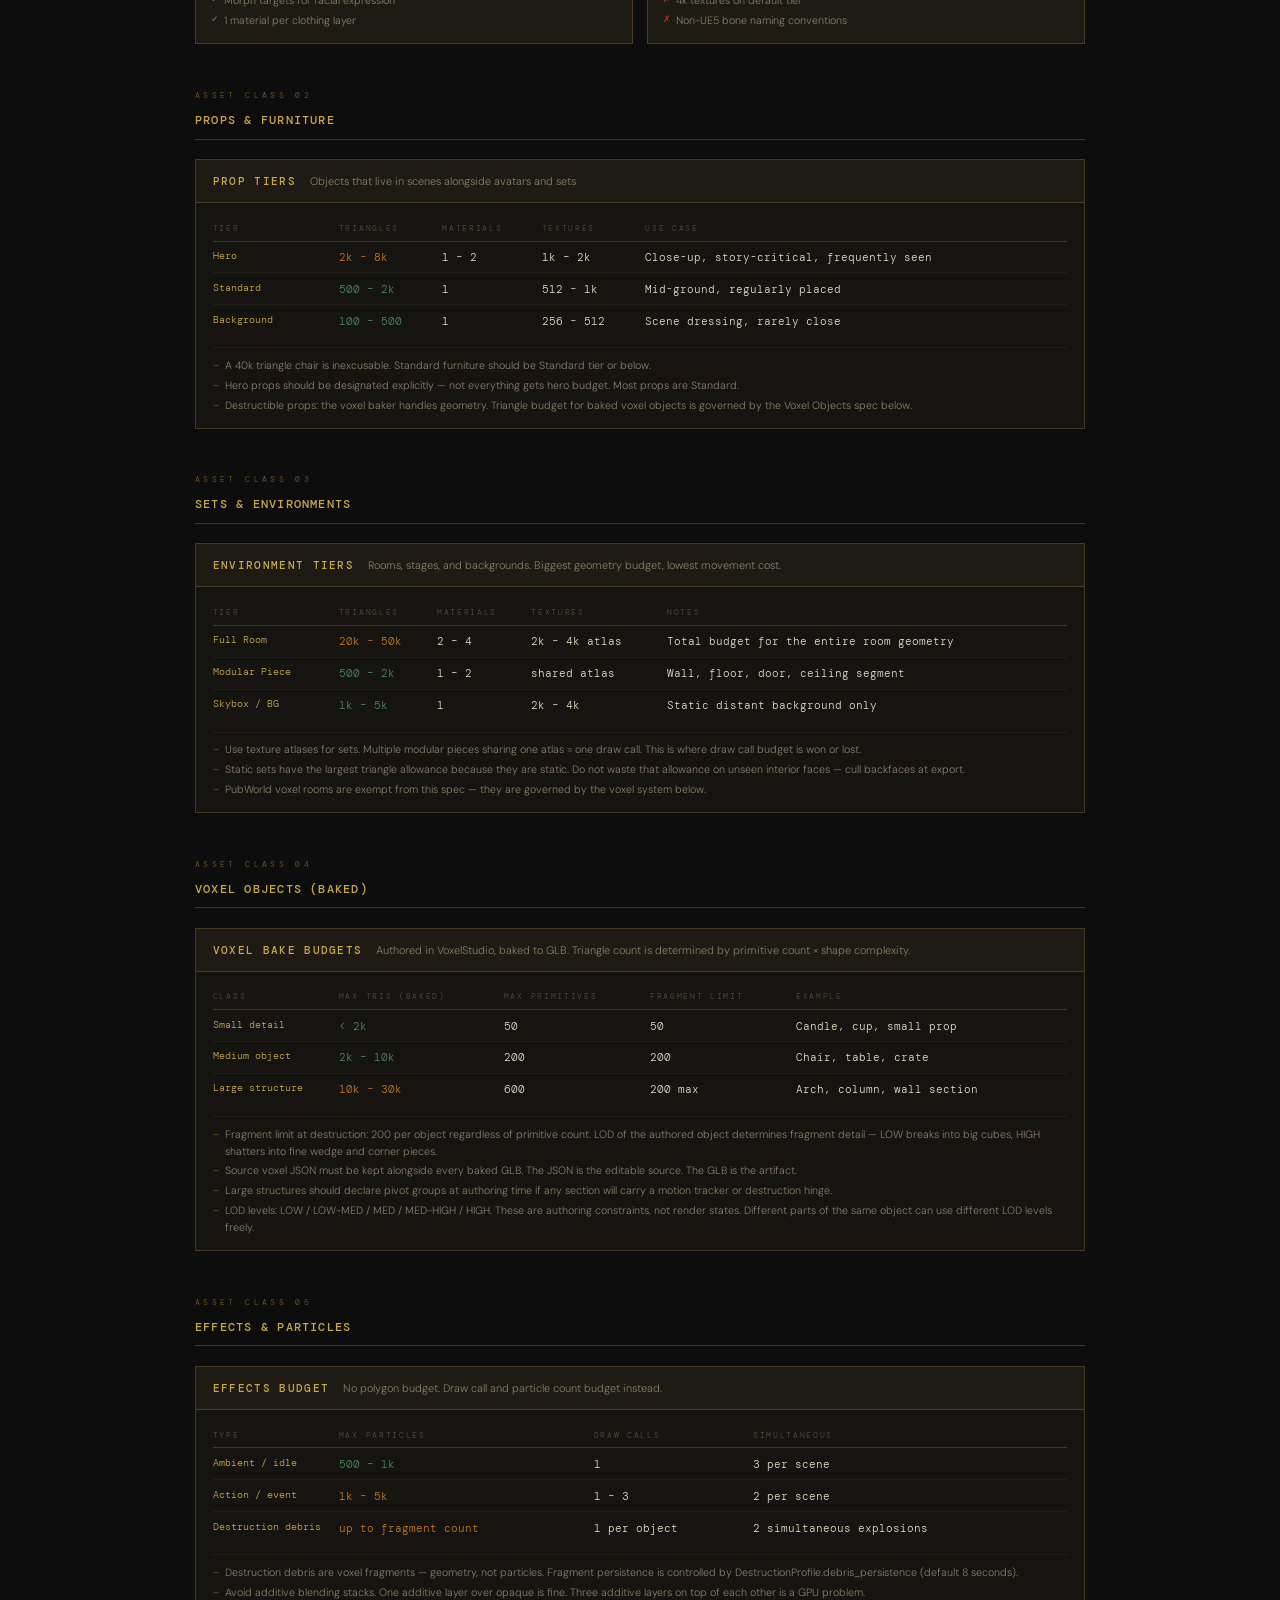
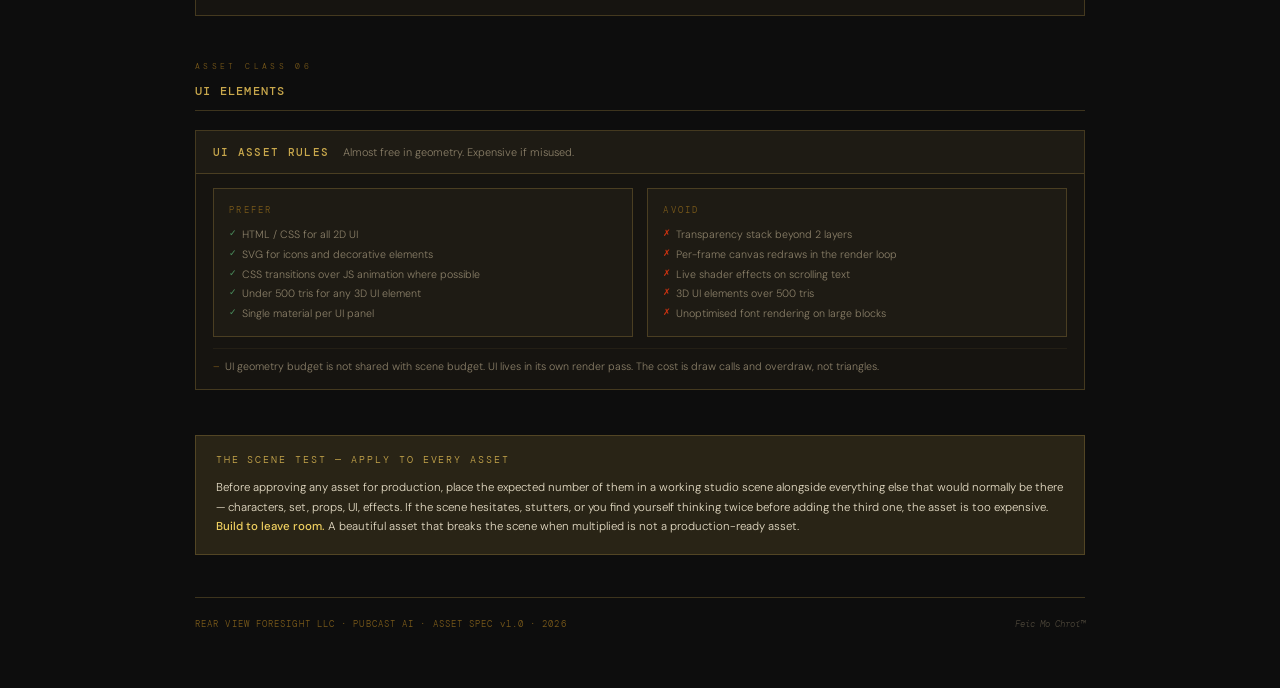
<file: pubcast_asset_spec.html>
<!DOCTYPE html>
<html lang="en">
<head>
<meta charset="UTF-8">
<meta name="viewport" content="width=device-width, initial-scale=1.0">
<title>PubCast AI — Asset Technical Specification</title>
<style>
@import url('https://fonts.googleapis.com/css2?family=DM+Mono:ital,wght@0,300;0,400;0,500;1,400&family=DM+Sans:ital,wght@0,300;0,400;0,500;0,700;1,300;1,400&display=swap');

:root {
  --gold:        #c9a84c;
  --gold-l:      #f0d060;
  --gold-d:      #7a5a1a;
  --gold-dim:    rgba(201,168,76,0.15);
  --gold-line:   rgba(201,168,76,0.25);
  --black:       #0d0d0d;
  --near-black:  #111009;
  --surface:     #161410;
  --surface-2:   #1e1b14;
  --text:        #e8dfc8;
  --text-dim:    #8a7f68;
  --text-muted:  #4a4438;
  --red:         #cc3311;
  --green:       #4a8c5c;
  --amber:       #c97c20;
  --mono:        'DM Mono', monospace;
  --sans:        'DM Sans', sans-serif;
}

*, *::before, *::after { margin:0; padding:0; box-sizing:border-box; }

html { font-size: 14px; }

body {
  background: var(--black);
  color: var(--text);
  font-family: var(--sans);
  font-weight: 300;
  line-height: 1.65;
  padding: 0;
}

/* ── PRINT ───────────────────────────────────────────────────────── */
@media print {
  body { background: #fff; color: #111; font-size: 11pt; }
  .page { max-width: 100%; padding: 0; }
  header { background: #fff !important; border-bottom: 2pt solid #c9a84c; }
  .header-rule { display: none; }
  :root {
    --gold: #9a7830; --text: #111; --text-dim: #555;
    --surface: #f5f3ee; --surface-2: #eae7df;
    --gold-line: rgba(0,0,0,0.15); --gold-dim: rgba(154,120,48,0.08);
  }
  section { page-break-inside: avoid; }
}

/* ── LAYOUT ──────────────────────────────────────────────────────── */
.page {
  max-width: 960px;
  margin: 0 auto;
  padding: 0 2.5rem 4rem;
}

/* ── HEADER ──────────────────────────────────────────────────────── */
header {
  background: var(--near-black);
  border-bottom: 1px solid var(--gold-line);
  padding: 2.8rem 2.5rem 2rem;
  margin-bottom: 3rem;
  position: relative;
}

.header-eyebrow {
  font-family: var(--mono);
  font-size: 0.65rem;
  letter-spacing: 0.35em;
  color: var(--gold-d);
  text-transform: uppercase;
  margin-bottom: 0.6rem;
}

.header-title {
  font-family: var(--mono);
  font-size: 1.05rem;
  font-weight: 500;
  letter-spacing: 0.18em;
  color: var(--gold);
  text-transform: uppercase;
  margin-bottom: 0.25rem;
}

.header-subtitle {
  font-size: 0.82rem;
  color: var(--text-dim);
  letter-spacing: 0.06em;
}

.header-meta {
  position: absolute;
  top: 2.8rem;
  right: 2.5rem;
  text-align: right;
  font-family: var(--mono);
  font-size: 0.62rem;
  color: var(--text-muted);
  letter-spacing: 0.08em;
  line-height: 1.8;
}

.header-rule {
  position: absolute;
  bottom: -1px;
  left: 2.5rem;
  width: 4rem;
  height: 2px;
  background: var(--gold);
}

/* ── SECTION ─────────────────────────────────────────────────────── */
section {
  margin-bottom: 3.2rem;
}

.section-label {
  font-family: var(--mono);
  font-size: 0.6rem;
  letter-spacing: 0.4em;
  color: var(--gold-d);
  text-transform: uppercase;
  margin-bottom: 0.5rem;
}

.section-title {
  font-family: var(--mono);
  font-size: 0.88rem;
  font-weight: 500;
  color: var(--gold);
  letter-spacing: 0.1em;
  text-transform: uppercase;
  padding-bottom: 0.6rem;
  border-bottom: 1px solid var(--gold-line);
  margin-bottom: 1.4rem;
}

/* ── INTRO BLOCK ─────────────────────────────────────────────────── */
.intro {
  background: var(--surface);
  border-left: 2px solid var(--gold);
  padding: 1.2rem 1.4rem;
  font-size: 0.88rem;
  color: var(--text);
  line-height: 1.75;
  margin-bottom: 2.4rem;
}

.intro p + p { margin-top: 0.75rem; }

/* ── SCENE BUDGET BAR ─────────────────────────────────────────────── */
.budget-overview {
  background: var(--surface);
  border: 1px solid var(--gold-line);
  padding: 1.4rem 1.6rem;
  margin-bottom: 2rem;
}

.budget-overview-title {
  font-family: var(--mono);
  font-size: 0.68rem;
  letter-spacing: 0.25em;
  color: var(--gold);
  text-transform: uppercase;
  margin-bottom: 1.2rem;
}

.budget-bars {
  display: grid;
  grid-template-columns: 9rem 1fr 7rem;
  gap: 0.5rem 1rem;
  align-items: center;
}

.budget-label {
  font-family: var(--mono);
  font-size: 0.7rem;
  color: var(--text-dim);
  letter-spacing: 0.05em;
}

.budget-bar-track {
  height: 5px;
  background: var(--surface-2);
  border-radius: 2px;
  overflow: hidden;
}

.budget-bar-fill {
  height: 100%;
  background: var(--gold);
  border-radius: 2px;
  opacity: 0.7;
}

.budget-bar-fill.warn { background: var(--amber); }
.budget-bar-fill.hard { background: var(--red); }

.budget-value {
  font-family: var(--mono);
  font-size: 0.68rem;
  color: var(--text-dim);
  text-align: right;
}

.budget-note {
  font-family: var(--mono);
  font-size: 0.62rem;
  color: var(--text-muted);
  margin-top: 1rem;
  letter-spacing: 0.04em;
}

/* ── ASSET CLASS CARD ────────────────────────────────────────────── */
.asset-card {
  background: var(--surface);
  border: 1px solid var(--gold-line);
  margin-bottom: 1.2rem;
  overflow: hidden;
}

.asset-card-header {
  display: flex;
  align-items: baseline;
  gap: 1rem;
  padding: 0.85rem 1.2rem;
  background: var(--surface-2);
  border-bottom: 1px solid var(--gold-line);
}

.asset-card-name {
  font-family: var(--mono);
  font-size: 0.78rem;
  font-weight: 500;
  color: var(--gold);
  letter-spacing: 0.12em;
  text-transform: uppercase;
}

.asset-card-desc {
  font-size: 0.78rem;
  color: var(--text-dim);
}

.asset-card-body {
  padding: 1rem 1.2rem;
}

/* ── TIER TABLE ───────────────────────────────────────────────────── */
.tier-table {
  width: 100%;
  border-collapse: collapse;
  font-size: 0.78rem;
  margin-bottom: 0.8rem;
}

.tier-table th {
  font-family: var(--mono);
  font-size: 0.6rem;
  letter-spacing: 0.2em;
  text-transform: uppercase;
  color: var(--text-muted);
  text-align: left;
  padding: 0.35rem 0.7rem 0.35rem 0;
  border-bottom: 1px solid var(--gold-line);
  font-weight: 400;
}

.tier-table td {
  padding: 0.45rem 0.7rem 0.45rem 0;
  border-bottom: 1px solid rgba(201,168,76,0.07);
  vertical-align: top;
  color: var(--text);
}

.tier-table tr:last-child td { border-bottom: none; }

.tier-table td:first-child {
  font-family: var(--mono);
  font-size: 0.72rem;
  color: var(--gold);
  white-space: nowrap;
  width: 9rem;
}

.val {
  font-family: var(--mono);
  font-size: 0.75rem;
  color: var(--text);
}

.val-warn {
  font-family: var(--mono);
  font-size: 0.75rem;
  color: var(--amber);
}

.val-ok {
  font-family: var(--mono);
  font-size: 0.75rem;
  color: var(--green);
}

/* ── NOTES ────────────────────────────────────────────────────────── */
.card-notes {
  margin-top: 0.6rem;
  padding-top: 0.6rem;
  border-top: 1px solid rgba(201,168,76,0.08);
}

.note-line {
  font-size: 0.76rem;
  color: var(--text-dim);
  line-height: 1.6;
  padding-left: 0.9rem;
  position: relative;
}

.note-line::before {
  content: '–';
  position: absolute;
  left: 0;
  color: var(--gold-d);
}

.note-line + .note-line { margin-top: 0.2rem; }

/* ── RULE BLOCKS ──────────────────────────────────────────────────── */
.rules-grid {
  display: grid;
  grid-template-columns: 1fr 1fr;
  gap: 1rem;
  margin-top: 0.4rem;
}

@media (max-width: 640px) {
  .rules-grid { grid-template-columns: 1fr; }
}

.rule-block {
  background: var(--surface-2);
  border: 1px solid var(--gold-line);
  padding: 1rem 1.1rem;
}

.rule-block-title {
  font-family: var(--mono);
  font-size: 0.62rem;
  letter-spacing: 0.25em;
  color: var(--gold-d);
  text-transform: uppercase;
  margin-bottom: 0.6rem;
}

.rule-item {
  font-size: 0.76rem;
  color: var(--text-dim);
  line-height: 1.6;
  padding-left: 0.9rem;
  position: relative;
}

.rule-item::before {
  content: '✓';
  position: absolute;
  left: 0;
  color: var(--green);
  font-size: 0.65rem;
}

.rule-item.no::before {
  content: '✗';
  color: var(--red);
}

.rule-item + .rule-item { margin-top: 0.2rem; }

/* ── FORMAT BLOCK ────────────────────────────────────────────────── */
.format-row {
  display: grid;
  grid-template-columns: 5rem 1fr;
  gap: 0 1.2rem;
  align-items: start;
  padding: 0.5rem 0;
  border-bottom: 1px solid rgba(201,168,76,0.07);
}

.format-row:last-child { border-bottom: none; }

.format-name {
  font-family: var(--mono);
  font-size: 0.75rem;
  color: var(--gold);
  padding-top: 0.05rem;
}

.format-name.best::after {
  content: ' ★';
  color: var(--gold-l);
  font-size: 0.65rem;
}

.format-desc {
  font-size: 0.76rem;
  color: var(--text-dim);
  line-height: 1.55;
}

/* ── GUT CHECK ───────────────────────────────────────────────────── */
.gut-check {
  background: var(--gold-dim);
  border: 1px solid var(--gold-line);
  padding: 1.2rem 1.4rem;
  margin-top: 2rem;
}

.gut-check-title {
  font-family: var(--mono);
  font-size: 0.7rem;
  letter-spacing: 0.2em;
  color: var(--gold);
  text-transform: uppercase;
  margin-bottom: 0.7rem;
}

.gut-check-text {
  font-size: 0.82rem;
  color: var(--text);
  line-height: 1.7;
}

.gut-check-text strong {
  color: var(--gold-l);
  font-weight: 500;
}

/* ── FOOTER ──────────────────────────────────────────────────────── */
footer {
  border-top: 1px solid var(--gold-line);
  padding: 1.4rem 0 0;
  margin-top: 3rem;
  display: flex;
  justify-content: space-between;
  align-items: baseline;
}

.footer-mark {
  font-family: var(--mono);
  font-size: 0.65rem;
  color: var(--gold-d);
  letter-spacing: 0.12em;
}

.footer-motto {
  font-family: var(--mono);
  font-size: 0.65rem;
  color: var(--text-muted);
  font-style: italic;
}

</style>
</head>
<body>

<header>
  <div class="page" style="padding-top:0; padding-bottom:0; position:relative;">
    <div class="header-eyebrow">Rear View Foresight LLC · Internal Technical Reference</div>
    <div class="header-title">PubCast AI — Asset Technical Specification</div>
    <div class="header-subtitle">Format standards, polygon budgets, and scene limits for all asset classes</div>
    <div class="header-meta">
      Version 1.0<br>
      2026-03-19<br>
      PubWorld / Studio Engine
    </div>
    <div class="header-rule"></div>
  </div>
</header>

<div class="page">

  <!-- INTRO -->
  <div class="intro">
    <p>This document defines the technical standards for every asset class used in PubCast AI — avatars, props, sets, voxel objects, effects, and UI. These are not suggestions. They are the line between a scene that works and one that doesn't.</p>
    <p>The core test for any asset class: <strong>can you comfortably place the expected count of them in a working studio scene alongside everything else?</strong> If you hesitate, it's too expensive. Build to leave room.</p>
  </div>

  <!-- SCENE BUDGET OVERVIEW -->
  <section>
    <div class="section-label">Scene Limits</div>
    <div class="section-title">Total Scene Budget</div>

    <div class="budget-overview">
      <div class="budget-overview-title">Hard Ceilings — Per Active Scene</div>
      <div class="budget-bars">

        <div class="budget-label">Triangles (working)</div>
        <div class="budget-bar-track"><div class="budget-bar-fill" style="width:65%"></div></div>
        <div class="budget-value">400k recommended</div>

        <div class="budget-label">Triangles (ceiling)</div>
        <div class="budget-bar-track"><div class="budget-bar-fill hard" style="width:100%"></div></div>
        <div class="budget-value">600k hard ceiling</div>

        <div class="budget-label">Draw calls</div>
        <div class="budget-bar-track"><div class="budget-bar-fill warn" style="width:70%"></div></div>
        <div class="budget-value">&lt; 150</div>

        <div class="budget-label">Texture memory</div>
        <div class="budget-bar-track"><div class="budget-bar-fill" style="width:50%"></div></div>
        <div class="budget-value">256 MB</div>

        <div class="budget-label">Physics objects</div>
        <div class="budget-bar-track"><div class="budget-bar-fill" style="width:40%"></div></div>
        <div class="budget-value">&lt; 50 active</div>

        <div class="budget-label">Particle systems</div>
        <div class="budget-bar-track"><div class="budget-bar-fill" style="width:30%"></div></div>
        <div class="budget-value">&lt; 5 simultaneous</div>

        <div class="budget-label">Materials total</div>
        <div class="budget-bar-track"><div class="budget-bar-fill" style="width:45%"></div></div>
        <div class="budget-value">&lt; 40 unique</div>

      </div>
      <div class="budget-note">
        Every asset class draws from these pools. A scene with 6 avatars at 30k tris each has already spent 180k of the 400k working budget before a single prop or set piece is loaded.
      </div>
    </div>
  </section>

  <!-- FORMATS -->
  <section>
    <div class="section-label">File Formats</div>
    <div class="section-title">Format Hierarchy</div>

    <div class="asset-card">
      <div class="asset-card-body" style="padding: 1.2rem 1.4rem;">
        <div class="format-row">
          <div class="format-name best">GLB</div>
          <div class="format-desc">First and default choice. Portable, browser-native, self-contained — geometry, materials, textures, skeleton, and animations in one file. Least likely to arrive broken. Required format for all browser-facing handoffs.</div>
        </div>
        <div class="format-row">
          <div class="format-name">OBJ</div>
          <div class="format-desc">Acceptable for raw geometry only. Materials and textures live in a separate MTL file — easy to lose in transit. No skeleton, no animation. Use as source format only, convert to GLB before shipping.</div>
        </div>
        <div class="format-row">
          <div class="format-name">FBX</div>
          <div class="format-desc">Useful as a pipeline source format, especially from Blender or Maya. Carries rigging and animation data well. Not for browser-facing handoff — convert to GLB. Binary FBX preferred over ASCII.</div>
        </div>
        <div class="format-row">
          <div class="format-name">STL</div>
          <div class="format-desc">3D print format only. No UV, no rig, no material. Do not ship STL for any PubCast asset without a full conversion pipeline. Treat it as raw geometry requiring UV unwrap, texture bake, and GLB export.</div>
        </div>
      </div>
    </div>
  </section>

  <!-- AVATARS -->
  <section>
    <div class="section-label">Asset Class 01</div>
    <div class="section-title">Avatars</div>

    <div class="asset-card">
      <div class="asset-card-header">
        <div class="asset-card-name">Avatar Tiers</div>
        <div class="asset-card-desc">Characters that move, rig, and stack in scenes together</div>
      </div>
      <div class="asset-card-body">
        <table class="tier-table">
          <thead>
            <tr>
              <th>Tier</th>
              <th>Triangles</th>
              <th>Materials</th>
              <th>Textures</th>
              <th>Bones</th>
              <th>Expected Count</th>
            </tr>
          </thead>
          <tbody>
            <tr>
              <td>Default</td>
              <td><span class="val-ok">15k – 30k</span></td>
              <td><span class="val">1 – 2</span></td>
              <td><span class="val">1k – 2k</span></td>
              <td><span class="val">89</span></td>
              <td><span class="val">3 – 6 per scene</span></td>
            </tr>
            <tr>
              <td>Featured</td>
              <td><span class="val-warn">30k – 60k</span></td>
              <td><span class="val">2 – 3</span></td>
              <td><span class="val">2k</span></td>
              <td><span class="val">89+</span></td>
              <td><span class="val">1 – 2 per scene</span></td>
            </tr>
            <tr>
              <td>Crowd</td>
              <td><span class="val-ok">5k – 12k</span></td>
              <td><span class="val">1</span></td>
              <td><span class="val">512 – 1k</span></td>
              <td><span class="val">32 – 50</span></td>
              <td><span class="val">up to 12 per scene</span></td>
            </tr>
            <tr>
              <td>Background</td>
              <td><span class="val-ok">2k – 5k</span></td>
              <td><span class="val">1</span></td>
              <td><span class="val">512</span></td>
              <td><span class="val">none / impostor</span></td>
              <td><span class="val">any</span></td>
            </tr>
          </tbody>
        </table>

        <div class="card-notes">
          <div class="note-line">Skeleton standard: 89-bone UE5-compatible rig (Lumen / Azure / Nova presets). Bone names must follow UE5 PascalCase convention for retargeter compatibility.</div>
          <div class="note-line">Format: GLB with skeleton and idle animation baked in. FBX accepted as source; convert before shipping.</div>
          <div class="note-line">Transparent layered hair and clothing are expensive. Limit transparency stacking to 1 layer. Hard-surface hair mesh preferred over alpha card sheets.</div>
          <div class="note-line">If you hesitate before placing a third one, it's already too expensive for default tier.</div>
        </div>
      </div>
    </div>

    <div class="rules-grid">
      <div class="rule-block">
        <div class="rule-block-title">Acceptable</div>
        <div class="rule-item">Diffuse + normal map per character</div>
        <div class="rule-item">Single atlas texture covering full body</div>
        <div class="rule-item">Hard-surface hair mesh</div>
        <div class="rule-item">Morph targets for facial expression</div>
        <div class="rule-item">1 material per clothing layer</div>
      </div>
      <div class="rule-block">
        <div class="rule-block-title">Do Not Ship</div>
        <div class="rule-item no">Over 60k triangles at any tier</div>
        <div class="rule-item no">More than 3 materials on one avatar</div>
        <div class="rule-item no">Layered alpha hair cards (3+ layers)</div>
        <div class="rule-item no">4k textures on default tier</div>
        <div class="rule-item no">Non-UE5 bone naming conventions</div>
      </div>
    </div>
  </section>

  <!-- PROPS -->
  <section>
    <div class="section-label">Asset Class 02</div>
    <div class="section-title">Props &amp; Furniture</div>

    <div class="asset-card">
      <div class="asset-card-header">
        <div class="asset-card-name">Prop Tiers</div>
        <div class="asset-card-desc">Objects that live in scenes alongside avatars and sets</div>
      </div>
      <div class="asset-card-body">
        <table class="tier-table">
          <thead>
            <tr>
              <th>Tier</th>
              <th>Triangles</th>
              <th>Materials</th>
              <th>Textures</th>
              <th>Use Case</th>
            </tr>
          </thead>
          <tbody>
            <tr>
              <td>Hero</td>
              <td><span class="val-warn">2k – 8k</span></td>
              <td><span class="val">1 – 2</span></td>
              <td><span class="val">1k – 2k</span></td>
              <td><span class="val">Close-up, story-critical, frequently seen</span></td>
            </tr>
            <tr>
              <td>Standard</td>
              <td><span class="val-ok">500 – 2k</span></td>
              <td><span class="val">1</span></td>
              <td><span class="val">512 – 1k</span></td>
              <td><span class="val">Mid-ground, regularly placed</span></td>
            </tr>
            <tr>
              <td>Background</td>
              <td><span class="val-ok">100 – 500</span></td>
              <td><span class="val">1</span></td>
              <td><span class="val">256 – 512</span></td>
              <td><span class="val">Scene dressing, rarely close</span></td>
            </tr>
          </tbody>
        </table>

        <div class="card-notes">
          <div class="note-line">A 40k triangle chair is inexcusable. Standard furniture should be Standard tier or below.</div>
          <div class="note-line">Hero props should be designated explicitly — not everything gets hero budget. Most props are Standard.</div>
          <div class="note-line">Destructible props: the voxel baker handles geometry. Triangle budget for baked voxel objects is governed by the Voxel Objects spec below.</div>
        </div>
      </div>
    </div>
  </section>

  <!-- SETS -->
  <section>
    <div class="section-label">Asset Class 03</div>
    <div class="section-title">Sets &amp; Environments</div>

    <div class="asset-card">
      <div class="asset-card-header">
        <div class="asset-card-name">Environment Tiers</div>
        <div class="asset-card-desc">Rooms, stages, and backgrounds. Biggest geometry budget, lowest movement cost.</div>
      </div>
      <div class="asset-card-body">
        <table class="tier-table">
          <thead>
            <tr>
              <th>Tier</th>
              <th>Triangles</th>
              <th>Materials</th>
              <th>Textures</th>
              <th>Notes</th>
            </tr>
          </thead>
          <tbody>
            <tr>
              <td>Full Room</td>
              <td><span class="val-warn">20k – 50k</span></td>
              <td><span class="val">2 – 4</span></td>
              <td><span class="val">2k – 4k atlas</span></td>
              <td><span class="val">Total budget for the entire room geometry</span></td>
            </tr>
            <tr>
              <td>Modular Piece</td>
              <td><span class="val-ok">500 – 2k</span></td>
              <td><span class="val">1 – 2</span></td>
              <td><span class="val">shared atlas</span></td>
              <td><span class="val">Wall, floor, door, ceiling segment</span></td>
            </tr>
            <tr>
              <td>Skybox / BG</td>
              <td><span class="val-ok">1k – 5k</span></td>
              <td><span class="val">1</span></td>
              <td><span class="val">2k – 4k</span></td>
              <td><span class="val">Static distant background only</span></td>
            </tr>
          </tbody>
        </table>

        <div class="card-notes">
          <div class="note-line">Use texture atlases for sets. Multiple modular pieces sharing one atlas = one draw call. This is where draw call budget is won or lost.</div>
          <div class="note-line">Static sets have the largest triangle allowance because they are static. Do not waste that allowance on unseen interior faces — cull backfaces at export.</div>
          <div class="note-line">PubWorld voxel rooms are exempt from this spec — they are governed by the voxel system below.</div>
        </div>
      </div>
    </div>
  </section>

  <!-- VOXEL OBJECTS -->
  <section>
    <div class="section-label">Asset Class 04</div>
    <div class="section-title">Voxel Objects (Baked)</div>

    <div class="asset-card">
      <div class="asset-card-header">
        <div class="asset-card-name">Voxel Bake Budgets</div>
        <div class="asset-card-desc">Authored in VoxelStudio, baked to GLB. Triangle count is determined by primitive count × shape complexity.</div>
      </div>
      <div class="asset-card-body">
        <table class="tier-table">
          <thead>
            <tr>
              <th>Class</th>
              <th>Max Tris (baked)</th>
              <th>Max Primitives</th>
              <th>Fragment Limit</th>
              <th>Example</th>
            </tr>
          </thead>
          <tbody>
            <tr>
              <td>Small detail</td>
              <td><span class="val-ok">&lt; 2k</span></td>
              <td><span class="val">50</span></td>
              <td><span class="val">50</span></td>
              <td><span class="val">Candle, cup, small prop</span></td>
            </tr>
            <tr>
              <td>Medium object</td>
              <td><span class="val-ok">2k – 10k</span></td>
              <td><span class="val">200</span></td>
              <td><span class="val">200</span></td>
              <td><span class="val">Chair, table, crate</span></td>
            </tr>
            <tr>
              <td>Large structure</td>
              <td><span class="val-warn">10k – 30k</span></td>
              <td><span class="val">600</span></td>
              <td><span class="val">200 max</span></td>
              <td><span class="val">Arch, column, wall section</span></td>
            </tr>
          </tbody>
        </table>

        <div class="card-notes">
          <div class="note-line">Fragment limit at destruction: 200 per object regardless of primitive count. LOD of the authored object determines fragment detail — LOW breaks into big cubes, HIGH shatters into fine wedge and corner pieces.</div>
          <div class="note-line">Source voxel JSON must be kept alongside every baked GLB. The JSON is the editable source. The GLB is the artifact.</div>
          <div class="note-line">Large structures should declare pivot groups at authoring time if any section will carry a motion tracker or destruction hinge.</div>
          <div class="note-line">LOD levels: LOW / LOW-MED / MED / MED-HIGH / HIGH. These are authoring constraints, not render states. Different parts of the same object can use different LOD levels freely.</div>
        </div>
      </div>
    </div>
  </section>

  <!-- EFFECTS -->
  <section>
    <div class="section-label">Asset Class 05</div>
    <div class="section-title">Effects &amp; Particles</div>

    <div class="asset-card">
      <div class="asset-card-header">
        <div class="asset-card-name">Effects Budget</div>
        <div class="asset-card-desc">No polygon budget. Draw call and particle count budget instead.</div>
      </div>
      <div class="asset-card-body">
        <table class="tier-table">
          <thead>
            <tr>
              <th>Type</th>
              <th>Max Particles</th>
              <th>Draw Calls</th>
              <th>Simultaneous</th>
            </tr>
          </thead>
          <tbody>
            <tr>
              <td>Ambient / idle</td>
              <td><span class="val-ok">500 – 1k</span></td>
              <td><span class="val">1</span></td>
              <td><span class="val">3 per scene</span></td>
            </tr>
            <tr>
              <td>Action / event</td>
              <td><span class="val-warn">1k – 5k</span></td>
              <td><span class="val">1 – 3</span></td>
              <td><span class="val">2 per scene</span></td>
            </tr>
            <tr>
              <td>Destruction debris</td>
              <td><span class="val-warn">up to fragment count</span></td>
              <td><span class="val">1 per object</span></td>
              <td><span class="val">2 simultaneous explosions</span></td>
            </tr>
          </tbody>
        </table>

        <div class="card-notes">
          <div class="note-line">Destruction debris are voxel fragments — geometry, not particles. Fragment persistence is controlled by DestructionProfile.debris_persistence (default 8 seconds).</div>
          <div class="note-line">Avoid additive blending stacks. One additive layer over opaque is fine. Three additive layers on top of each other is a GPU problem.</div>
        </div>
      </div>
    </div>
  </section>

  <!-- UI -->
  <section>
    <div class="section-label">Asset Class 06</div>
    <div class="section-title">UI Elements</div>

    <div class="asset-card">
      <div class="asset-card-header">
        <div class="asset-card-name">UI Asset Rules</div>
        <div class="asset-card-desc">Almost free in geometry. Expensive if misused.</div>
      </div>
      <div class="asset-card-body">

        <div class="rules-grid" style="margin-top:0;">
          <div class="rule-block">
            <div class="rule-block-title">Prefer</div>
            <div class="rule-item">HTML / CSS for all 2D UI</div>
            <div class="rule-item">SVG for icons and decorative elements</div>
            <div class="rule-item">CSS transitions over JS animation where possible</div>
            <div class="rule-item">Under 500 tris for any 3D UI element</div>
            <div class="rule-item">Single material per UI panel</div>
          </div>
          <div class="rule-block">
            <div class="rule-block-title">Avoid</div>
            <div class="rule-item no">Transparency stack beyond 2 layers</div>
            <div class="rule-item no">Per-frame canvas redraws in the render loop</div>
            <div class="rule-item no">Live shader effects on scrolling text</div>
            <div class="rule-item no">3D UI elements over 500 tris</div>
            <div class="rule-item no">Unoptimised font rendering on large blocks</div>
          </div>
        </div>

        <div class="card-notes" style="margin-top:0.8rem;">
          <div class="note-line">UI geometry budget is not shared with scene budget. UI lives in its own render pass. The cost is draw calls and overdraw, not triangles.</div>
        </div>
      </div>
    </div>
  </section>

  <!-- GUT CHECK -->
  <div class="gut-check">
    <div class="gut-check-title">The Scene Test — Apply to Every Asset</div>
    <div class="gut-check-text">
      Before approving any asset for production, place the expected number of them in a working studio scene alongside everything else that would normally be there — characters, set, props, UI, effects. If the scene hesitates, stutters, or you find yourself thinking twice before adding the third one, the asset is too expensive. <strong>Build to leave room.</strong> A beautiful asset that breaks the scene when multiplied is not a production-ready asset.
    </div>
  </div>

  <!-- FOOTER -->
  <footer>
    <div class="footer-mark">REAR VIEW FORESIGHT LLC · PUBCAST AI · ASSET SPEC v1.0 · 2026</div>
    <div class="footer-motto">Feic Mo Chroí™</div>
  </footer>

</div>
</body>
</html>
</file>
